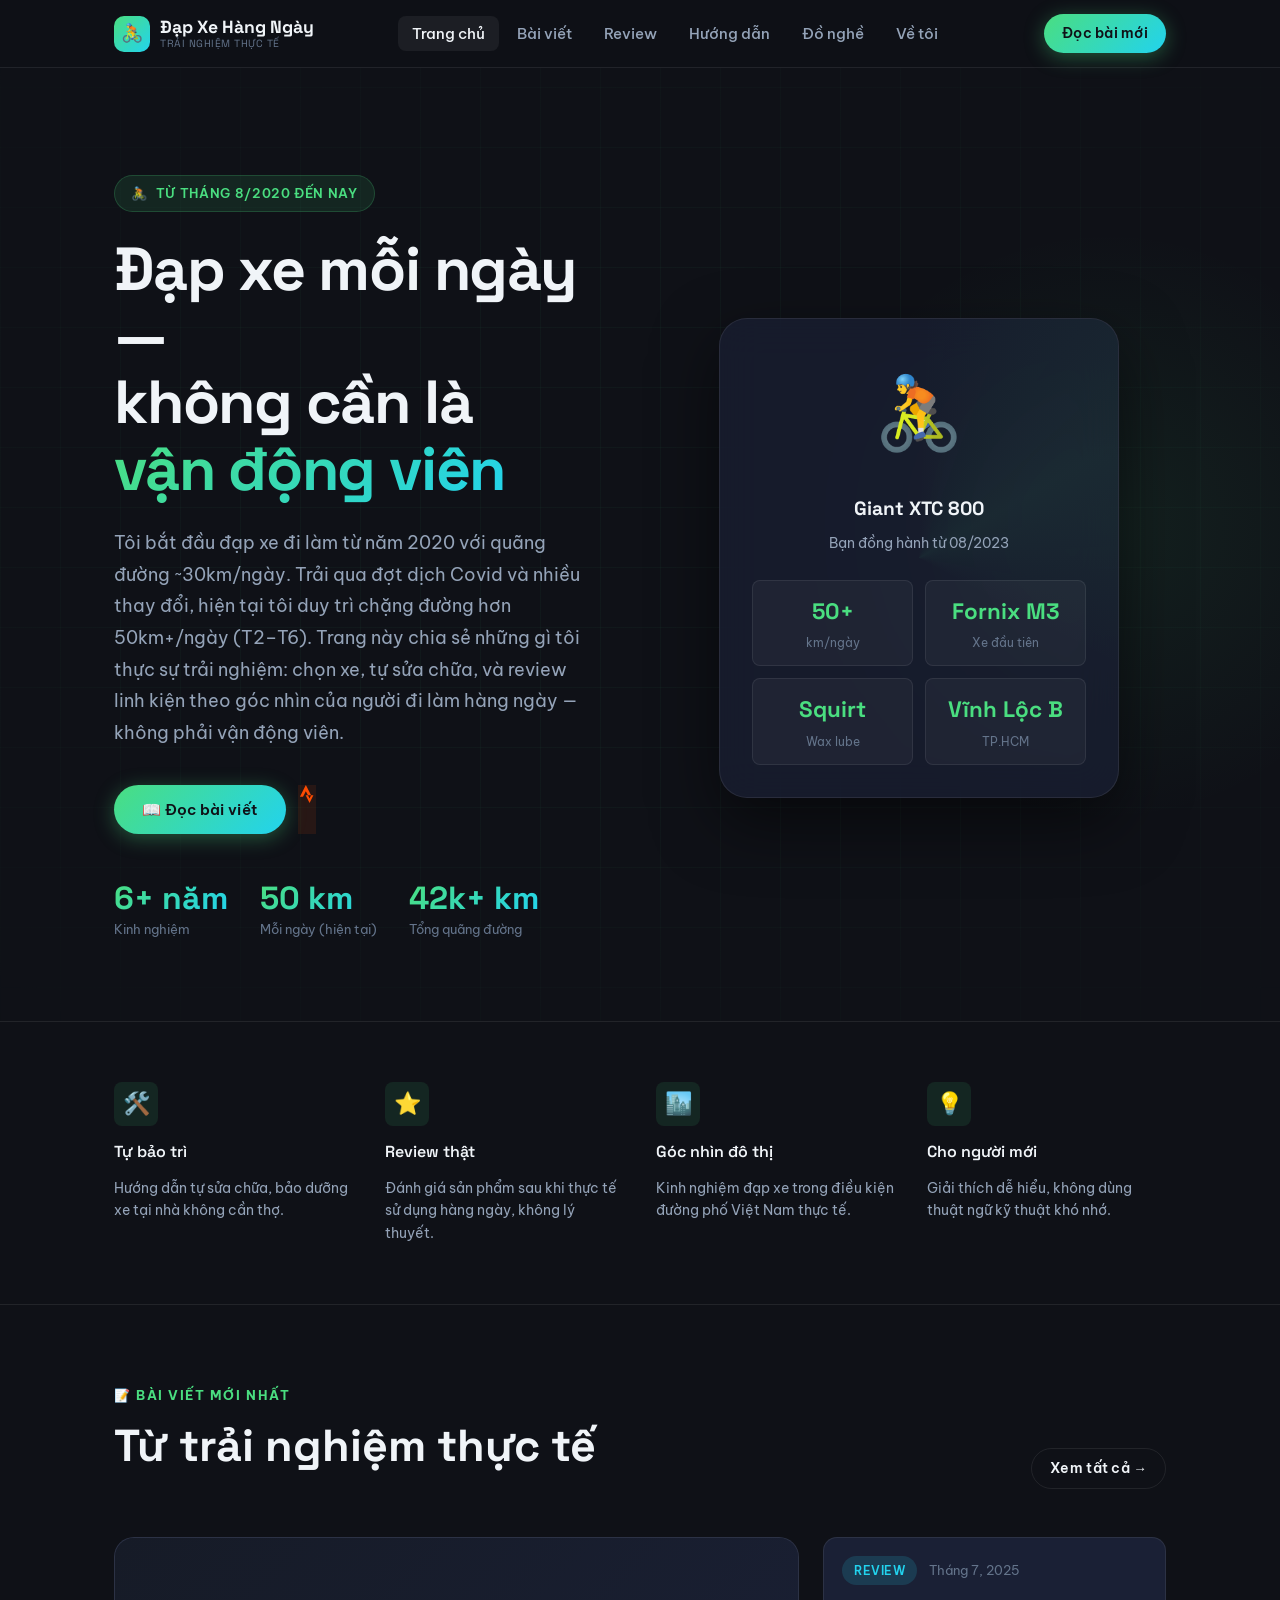
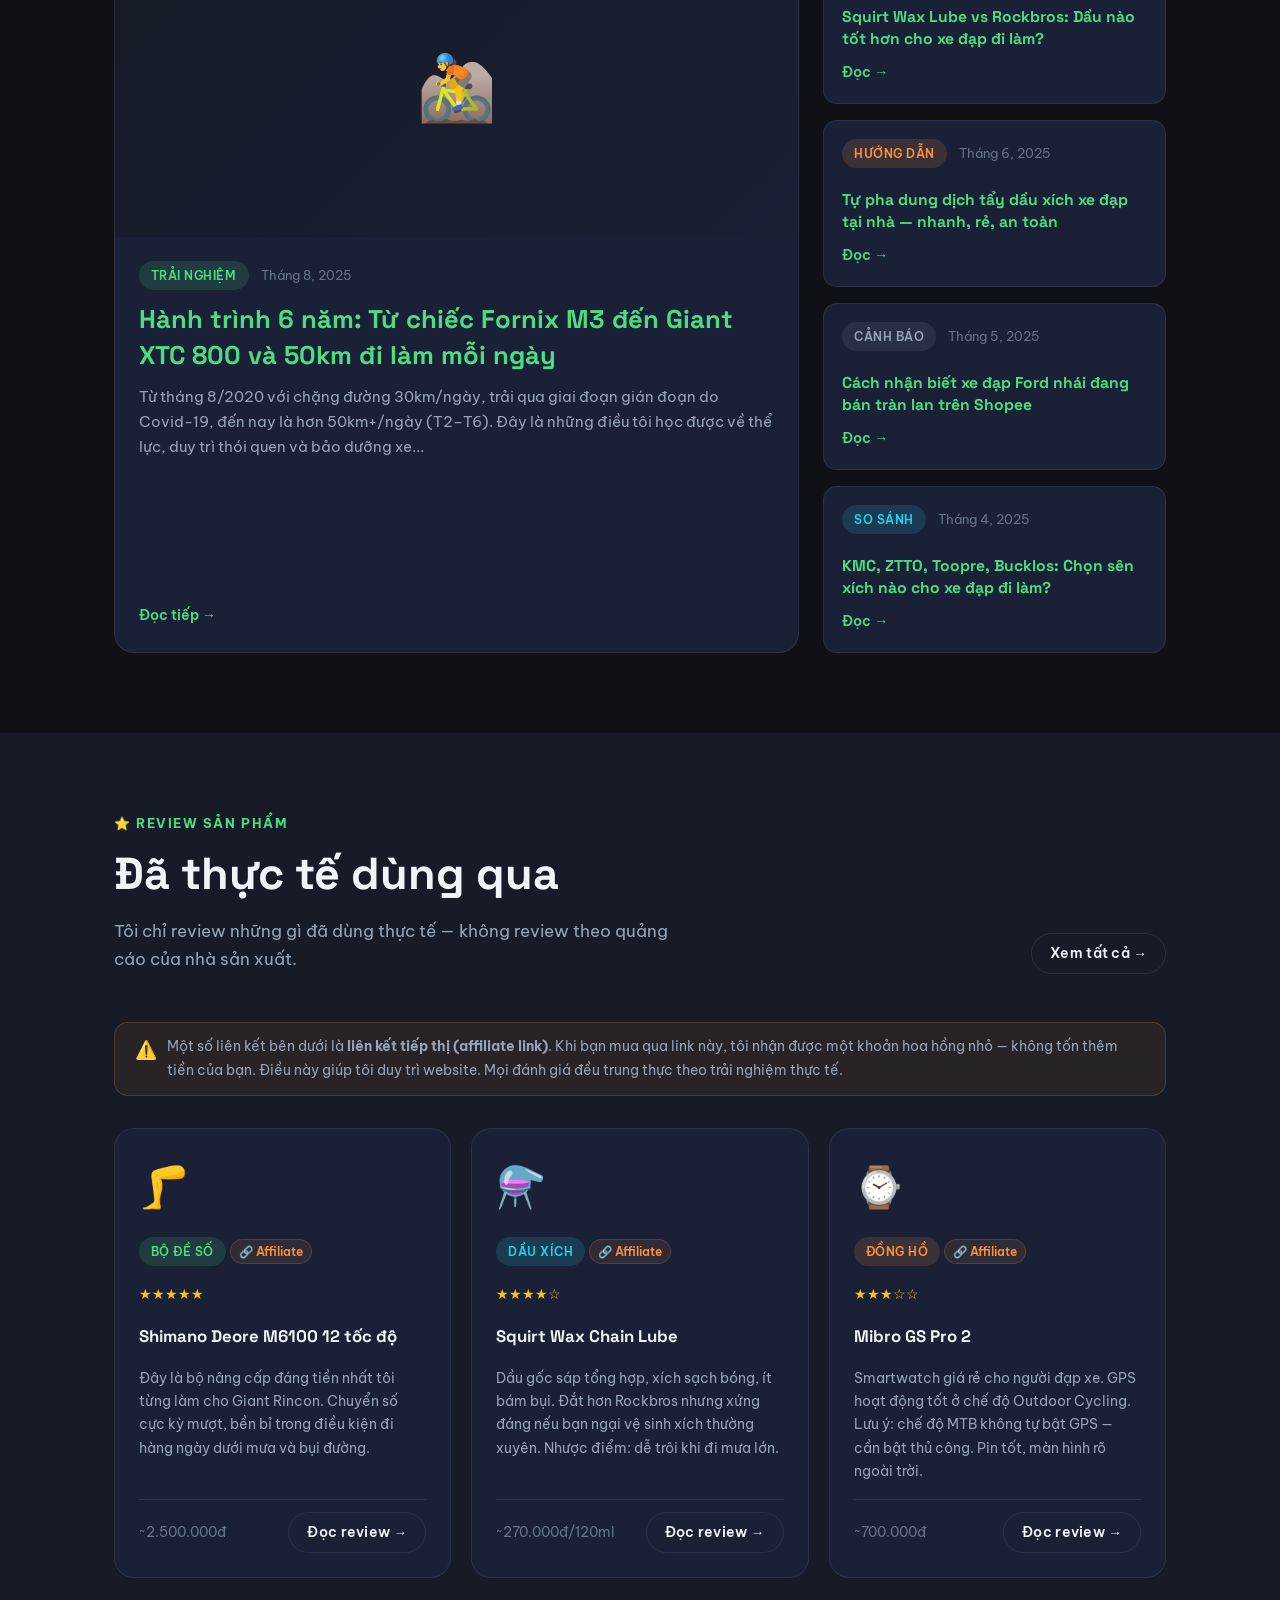
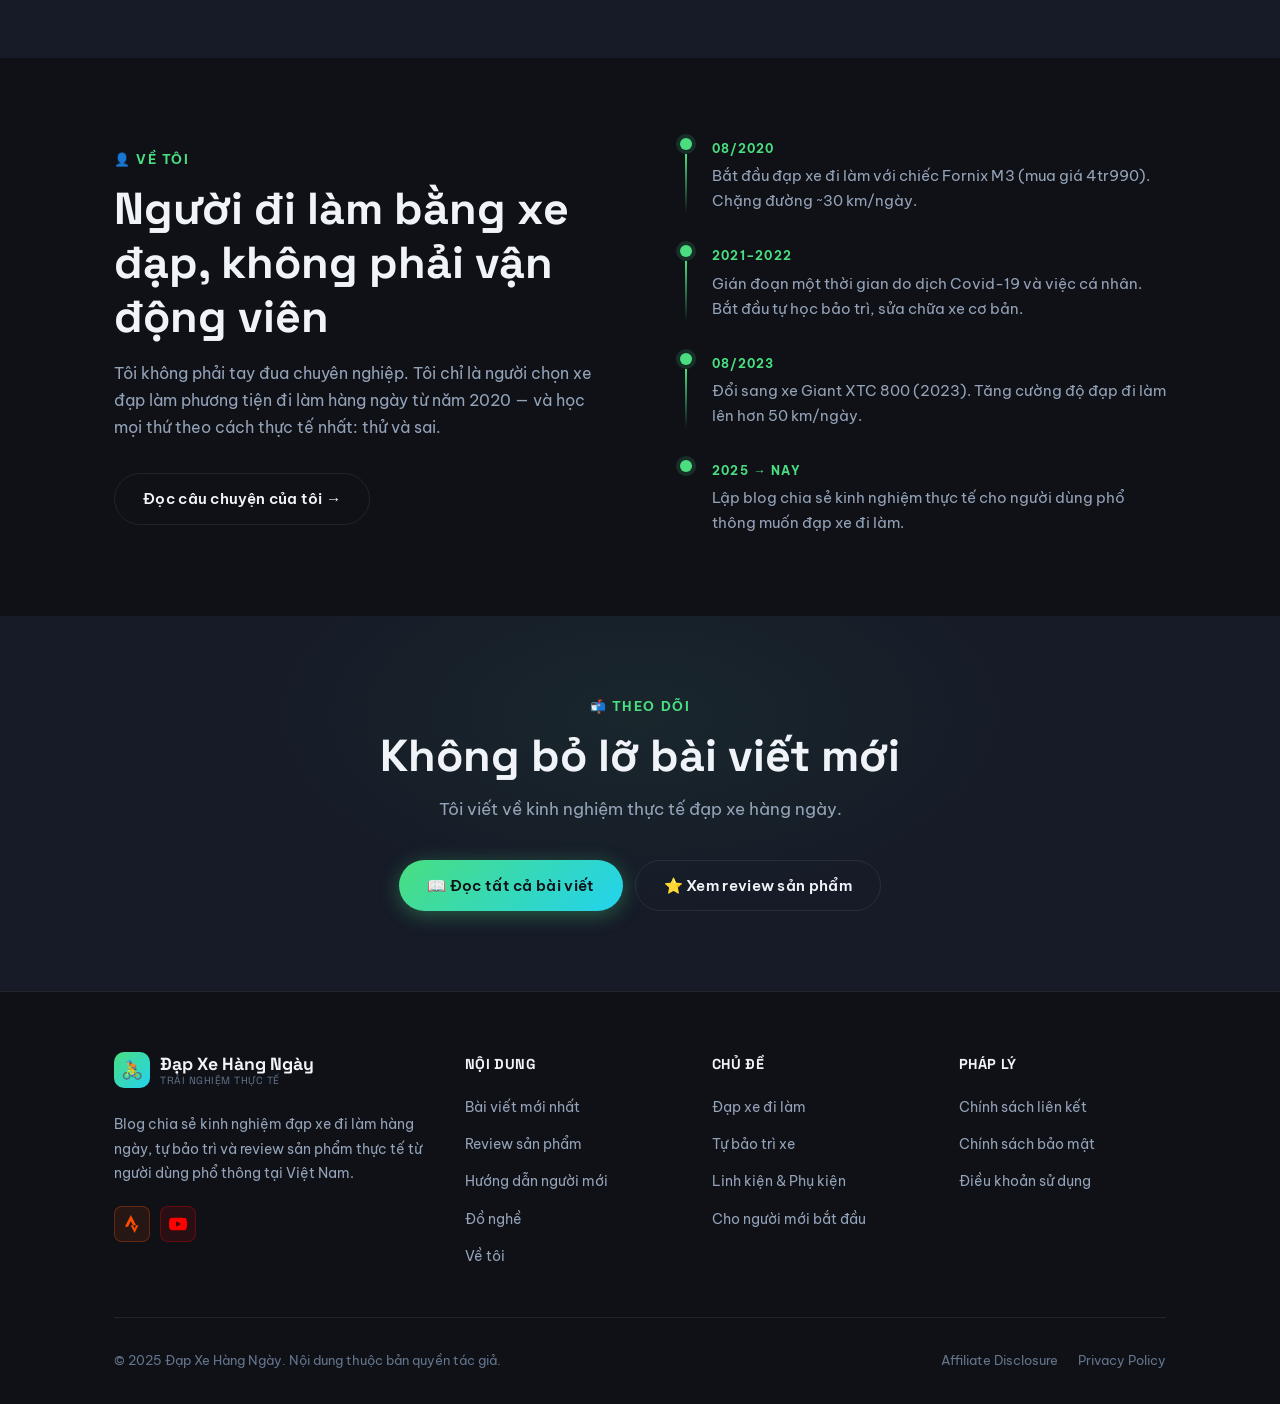
<file: index.html>
﻿﻿<!DOCTYPE html>
<html lang="vi">

<head>
  <meta charset="UTF-8" />
  <meta name="viewport" content="width=device-width, initial-scale=1.0" />
  <title>Đạp Xe Hàng Ngày – Trải nghiệm thực tế từ người đi làm bằng xe đạp</title>
  <meta name="description"
    content="Blog chia sẻ kinh nghiệm đạp xe đi làm 50km+/ngày (T2–T6), tự bảo trì xe, review linh kiện và phụ kiện xe đạp dành cho người dùng phổ thông tại Việt Nam." />
  <meta name="keywords"
    content="đạp xe đi làm, xe đạp hàng ngày, review xe đạp, bảo trì xe đạp, Giant Rincon, commuter cycling" />
  <meta property="og:title" content="Đạp Xe Hàng Ngày" />
  <meta property="og:description"
    content="Kinh nghiệm thực tế đạp xe đi làm mỗi ngày — không phải vận động viên, chỉ là người yêu xe đạp." />
  <meta property="og:type" content="website" />
  <link rel="icon"
    href="data:image/svg+xml,<svg xmlns='http://www.w3.org/2000/svg' viewBox='0 0 100 100'><text y='.9em' font-size='90'>🚴</text></svg>" />
  <link rel="stylesheet" href="css/style.css" />
</head>

<body>

  <!-- ========== NAVBAR ========== -->
  <nav class="navbar" role="navigation" aria-label="Menu chính">
    <div class="container nav-inner">
      <a href="index.html" class="nav-logo" aria-label="Về trang chủ Đạp Xe Hàng Ngày">
        <div class="nav-logo-icon">🚴</div>
        <div class="nav-logo-text">
          Đạp Xe Hàng Ngày
          <span class="nav-logo-sub">Trải nghiệm thực tế</span>
        </div>
      </a>

      <ul class="nav-links" role="list">
        <li><a href="index.html" class="active">Trang chủ</a></li>
        <li><a href="blog.html">Bài viết</a></li>
        <li><a href="reviews.html">Review</a></li>
        <li><a href="guides.html">Hướng dẫn</a></li>
        <li><a href="gear.html">Đồ nghề</a></li>
        <li><a href="about.html">Về tôi</a></li>
      </ul>

      <a href="blog.html" class="btn btn-primary btn-sm nav-cta">Đọc bài mới</a>

      <button class="nav-toggle" id="navToggle" aria-label="Mở menu" aria-expanded="false">
        <span></span><span></span><span></span>
      </button>
    </div>
  </nav>

  <nav class="mobile-menu" id="mobileMenu" aria-label="Menu di động">
    <a href="index.html">🏠 Trang chủ</a>
    <a href="blog.html">📝 Bài viết</a>
    <a href="reviews.html">⭐ Review sản phẩm</a>
    <a href="guides.html">📚 Hướng dẫn</a>
    <a href="about.html">👤 Về tôi</a>
    <a href="legal/disclosure.html">⚖️ Chính sách liên kết</a>
  </nav>

  <!-- ========== HERO ========== -->
  <section class="hero" id="hero">
    <div class="container">
      <div class="hero-content">
        <!-- Left: Text -->
        <div class="hero-text">
          <div class="hero-eyebrow">
            <span>🚴</span> Từ tháng 8/2020 đến nay
          </div>

          <h1 class="hero-title">
            Đạp xe mỗi ngày —<br />
            không cần là<br />
            <span class="highlight">vận động viên</span>
          </h1>

          <p class="hero-desc">
            Tôi bắt đầu đạp xe đi làm từ năm 2020 với quãng đường ~30km/ngày. Trải qua đợt dịch Covid và nhiều thay đổi,
            hiện tại tôi duy trì chặng đường hơn 50km+/ngày (T2–T6). Trang này chia sẻ những gì tôi thực sự trải nghiệm:
            chọn xe,
            tự sửa chữa, và review linh kiện theo góc nhìn của người đi làm hàng ngày — không phải vận động viên.
          </p>

          <div class="hero-cta">
            <a href="blog.html" class="btn btn-primary" id="hero-read-btn">
              📖 Đọc bài viết
            </a>
            <a href="https://strava.app.link/f4afHtrCl5b" target="_blank" rel="noopener noreferrer" aria-label="Strava" title="Strava" style="color:#fc4c02; border-color:rgba(252,76,2,0.3); background:rgba(252,76,2,0.1);"><svg width="18" height="18" viewBox="0 0 24 24" fill="currentColor"><path d="M15.387 17.944l-2.089-4.116h-3.065L15.387 24l5.15-10.172h-3.066m-7.008-5.599l2.836 5.598h4.172L10.463 0l-7.92 15.602h4.172"/></svg></a>
          </div>

          <div class="hero-stats">
            <div class="hero-stat-item">
              <span class="hero-stat-number" data-target-years data-target="6" data-suffix="+ năm">0</span>
              <span class="hero-stat-label">Kinh nghiệm</span>
            </div>
            <div class="hero-stat-item">
              <span class="hero-stat-number" data-target="50" data-suffix=" km">0</span>
              <span class="hero-stat-label">Mỗi ngày (hiện tại)</span>
            </div>
            <div class="hero-stat-item">
              <span class="hero-stat-number" data-target="42" data-suffix="k+ km">0</span>
              <span class="hero-stat-label">Tổng quãng đường</span>
            </div>
          </div>
        </div>

        <!-- Right: Visual Card -->
        <div class="hero-visual">
          <div class="hero-bike-card">
            <div class="bike-card-inner">
              <div class="bike-emoji">🚴</div>
              <div class="bike-card-title">Giant XTC 800</div>
              <div class="bike-card-sub">Bạn đồng hành từ 08/2023</div>

              <div class="bike-card-stats">
                <div class="bike-mini-stat">
                  <div class="bike-mini-stat-val">50+</div>
                  <div class="bike-mini-stat-label">km/ngày</div>
                </div>
                <div class="bike-mini-stat">
                  <div class="bike-mini-stat-val">Fornix M3</div>
                  <div class="bike-mini-stat-label">Xe đầu tiên</div>
                </div>
                <div class="bike-mini-stat">
                  <div class="bike-mini-stat-val">Squirt</div>
                  <div class="bike-mini-stat-label">Wax lube</div>
                </div>
                <div class="bike-mini-stat">
                  <div class="bike-mini-stat-val">Vĩnh Lộc B</div>
                  <div class="bike-mini-stat-label">TP.HCM</div>
                </div>
              </div>
            </div>
          </div>
        </div>
      </div>
    </div>
  </section>

  <!-- ========== FEATURES STRIP ========== -->
  <section class="features-strip">
    <div class="container">
      <div class="features-grid">
        <div class="feature-item reveal">
          <div class="feature-icon">🛠️</div>
          <div class="feature-title">Tự bảo trì</div>
          <div class="feature-desc">Hướng dẫn tự sửa chữa, bảo dưỡng xe tại nhà không cần thợ.</div>
        </div>
        <div class="feature-item reveal">
          <div class="feature-icon">⭐</div>
          <div class="feature-title">Review thật</div>
          <div class="feature-desc">Đánh giá sản phẩm sau khi thực tế sử dụng hàng ngày, không lý thuyết.</div>
        </div>
        <div class="feature-item reveal">
          <div class="feature-icon">🏙️</div>
          <div class="feature-title">Góc nhìn đô thị</div>
          <div class="feature-desc">Kinh nghiệm đạp xe trong điều kiện đường phố Việt Nam thực tế.</div>
        </div>
        <div class="feature-item reveal">
          <div class="feature-icon">💡</div>
          <div class="feature-title">Cho người mới</div>
          <div class="feature-desc">Giải thích dễ hiểu, không dùng thuật ngữ kỹ thuật khó nhớ.</div>
        </div>
      </div>
    </div>
  </section>

  <!-- ========== LATEST POSTS ========== -->
  <section class="posts-section" id="bai-viet">
    <div class="container">
      <div class="section-header">
        <div>
          <div class="section-label">📝 Bài viết mới nhất</div>
          <h2 class="section-title">Từ trải nghiệm thực tế</h2>
        </div>
        <a href="blog.html" class="btn btn-outline btn-sm">Xem tất cả →</a>
      </div>

      <div class="posts-grid">
        <!-- Featured post -->
        <article class="post-card featured reveal">
          <div class="post-card-thumb">
            <div class="post-card-thumb-placeholder">🚵</div>
          </div>
          <div class="post-card-body">
            <div class="post-meta">
              <span class="tag tag-green">Trải nghiệm</span>
              <span class="post-date">Tháng 8, 2025</span>
            </div>
            <h3 class="post-title">
              <a href="posts/5-nam-dap-xe-di-lam.html">Hành trình <span data-cycling-years>6</span> năm: Từ chiếc Fornix
                M3 đến Giant XTC 800 và 50km đi
                làm mỗi ngày</a>
            </h3>
            <p class="post-excerpt">
              Từ tháng 8/2020 với chặng đường 30km/ngày, trải qua giai đoạn gián đoạn do Covid-19, đến nay là hơn
              50km+/ngày (T2–T6). Đây là những điều tôi học được về thể lực, duy trì thói quen và bảo dưỡng xe...
            </p>
            <a href="posts/5-nam-dap-xe-di-lam.html" class="post-read-more">Đọc tiếp →</a>
          </div>
        </article>

        <!-- Sidebar posts -->
        <div class="posts-sidebar">
          <article class="post-card-mini reveal">
            <div class="post-meta">
              <span class="tag tag-cyan">Review</span>
              <span class="post-date">Tháng 7, 2025</span>
            </div>
            <h3 class="post-title">
              <a href="posts/squirt-vs-rockbros-lube.html">Squirt Wax Lube vs Rockbros: Dầu nào tốt hơn cho xe đạp đi
                làm?</a>
            </h3>
            <a href="posts/squirt-vs-rockbros-lube.html" class="post-read-more">Đọc →</a>
          </article>

          <article class="post-card-mini reveal">
            <div class="post-meta">
              <span class="tag tag-orange">Hướng dẫn</span>
              <span class="post-date">Tháng 6, 2025</span>
            </div>
            <h3 class="post-title">
              <a href="posts/tu-pha-degreaser.html">Tự pha dung dịch tẩy dầu xích xe đạp tại nhà — nhanh, rẻ, an
                toàn</a>
            </h3>
            <a href="posts/tu-pha-degreaser.html" class="post-read-more">Đọc →</a>
          </article>

          <article class="post-card-mini reveal">
            <div class="post-meta">
              <span class="tag tag-gray">Cảnh báo</span>
              <span class="post-date">Tháng 5, 2025</span>
            </div>
            <h3 class="post-title">
              <a href="posts/xe-ford-nhai-shopee.html">Cách nhận biết xe đạp Ford nhái đang bán tràn lan trên Shopee</a>
            </h3>
            <a href="posts/xe-ford-nhai-shopee.html" class="post-read-more">Đọc →</a>
          </article>

          <article class="post-card-mini reveal">
            <div class="post-meta">
              <span class="tag tag-cyan">So sánh</span>
              <span class="post-date">Tháng 4, 2025</span>
            </div>
            <h3 class="post-title">
              <a href="posts/sen-xich-kmc-vs-ztto.html">KMC, ZTTO, Toopre, Bucklos: Chọn sên xích nào cho xe đạp đi
                làm?</a>
            </h3>
            <a href="posts/sen-xich-kmc-vs-ztto.html" class="post-read-more">Đọc →</a>
          </article>
        </div>
      </div>
    </div>
  </section>

  <!-- ========== REVIEWS SECTION ========== -->
  <section class="reviews-section" id="review">
    <div class="container">
      <div class="section-header reveal">
        <div>
          <div class="section-label">⭐ Review sản phẩm</div>
          <h2 class="section-title">Đã thực tế dùng qua</h2>
          <p class="section-subtitle">Tôi chỉ review những gì đã dùng thực tế — không review theo quảng cáo của nhà sản
            xuất.</p>
        </div>
        <a href="reviews.html" class="btn btn-outline btn-sm">Xem tất cả →</a>
      </div>

      <!-- Affiliate disclaimer -->
      <div class="affiliate-banner reveal">
        <span class="affiliate-banner-icon">⚠️</span>
        <span>Một số liên kết bên dưới là <strong>liên kết tiếp thị (affiliate link)</strong>. Khi bạn mua qua link này,
          tôi nhận được một khoản hoa hồng nhỏ — không tốn thêm tiền của bạn. Điều này giúp tôi duy trì website. Mọi
          đánh giá đều trung thực theo trải nghiệm thực tế.</span>
      </div>

      <div class="reviews-grid">
        <div class="review-card reveal">
          <div class="review-icon">🦵</div>
          <div>
            <span class="tag tag-green">Bộ đề số</span>
            <span class="affiliate-chip">🔗 Affiliate</span>
          </div>
          <div class="review-rating">★★★★★</div>
          <div class="review-title">Shimano Deore M6100 12 tốc độ</div>
          <div class="review-desc">Đây là bộ nâng cấp đáng tiền nhất tôi từng làm cho Giant Rincon. Chuyển số cực kỳ
            mượt, bền bỉ trong điều kiện đi hàng ngày dưới mưa và bụi đường.</div>
          <div class="review-price-row">
            <span class="review-price">~2.500.000đ</span>
            <a href="reviews.html#deore-m6100" class="btn btn-sm btn-outline">Đọc review →</a>
          </div>
        </div>

        <div class="review-card reveal">
          <div class="review-icon">⚗️</div>
          <div>
            <span class="tag tag-cyan">Dầu xích</span>
            <span class="affiliate-chip">🔗 Affiliate</span>
          </div>
          <div class="review-rating">★★★★☆</div>
          <div class="review-title">Squirt Wax Chain Lube</div>
          <div class="review-desc">Dầu gốc sáp tổng hợp, xích sạch bóng, ít bám bụi. Đắt hơn Rockbros nhưng xứng đáng
            nếu bạn ngại vệ sinh xích thường xuyên. Nhược điểm: dễ trôi khi đi mưa lớn.</div>
          <div class="review-price-row">
            <span class="review-price">~270.000đ/120ml</span>
            <a href="posts/squirt-vs-rockbros-lube.html" class="btn btn-sm btn-outline">Đọc review →</a>
          </div>
        </div>

        <div class="review-card reveal">
          <div class="review-icon">⌚</div>
          <div>
            <span class="tag tag-orange">Đồng hồ</span>
            <span class="affiliate-chip">🔗 Affiliate</span>
          </div>
          <div class="review-rating">★★★☆☆</div>
          <div class="review-title">Mibro GS Pro 2</div>
          <div class="review-desc">Smartwatch giá rẻ cho người đạp xe. GPS hoạt động tốt ở chế độ Outdoor Cycling. Lưu
            ý: chế độ MTB không tự bật GPS — cần bật thủ công. Pin tốt, màn hình rõ ngoài trời.</div>
          <div class="review-price-row">
            <span class="review-price">~700.000đ</span>
            <a href="reviews.html#mibro-gs-pro-2" class="btn btn-sm btn-outline">Đọc review →</a>
          </div>
        </div>
      </div>
    </div>
  </section>

  <!-- ========== ABOUT PREVIEW ========== -->
  <section class="about-section" id="ve-toi">
    <div class="container">
      <div class="about-grid">
        <div class="reveal">
          <div class="section-label">👤 Về tôi</div>
          <h2 class="section-title">Người đi làm bằng xe đạp, không phải vận động viên</h2>
          <p style="color: var(--text-secondary); margin-bottom: 32px;">Tôi không phải tay đua chuyên nghiệp. Tôi chỉ là
            người chọn xe đạp làm phương tiện đi làm hàng ngày từ năm 2020 — và học mọi thứ theo cách thực tế nhất: thử
            và sai.</p>
          <a href="about.html" class="btn btn-outline">Đọc câu chuyện của tôi →</a>
        </div>

        <div class="about-timeline reveal">
          <div class="timeline-item">
            <div class="timeline-line">
              <div class="timeline-dot"></div>
              <div class="timeline-connector"></div>
            </div>
            <div class="timeline-content">
              <div class="timeline-year">08/2020</div>
              <div class="timeline-text">Bắt đầu đạp xe đi làm với chiếc Fornix M3 (mua giá 4tr990). Chặng đường ~30
                km/ngày.</div>
            </div>
          </div>

          <div class="timeline-item">
            <div class="timeline-line">
              <div class="timeline-dot"></div>
              <div class="timeline-connector"></div>
            </div>
            <div class="timeline-content">
              <div class="timeline-year">2021–2022</div>
              <div class="timeline-text">Gián đoạn một thời gian do dịch Covid-19 và việc cá nhân. Bắt đầu tự học bảo
                trì, sửa chữa xe cơ bản.</div>
            </div>
          </div>

          <div class="timeline-item">
            <div class="timeline-line">
              <div class="timeline-dot"></div>
              <div class="timeline-connector"></div>
            </div>
            <div class="timeline-content">
              <div class="timeline-year">08/2023</div>
              <div class="timeline-text">Đổi sang xe Giant XTC 800 (2023). Tăng cường độ đạp đi làm lên hơn 50 km/ngày.
              </div>
            </div>
          </div>

          <div class="timeline-item">
            <div class="timeline-line">
              <div class="timeline-dot"></div>
            </div>
            <div class="timeline-content">
              <div class="timeline-year">2025 → Nay</div>
              <div class="timeline-text">Lập blog chia sẻ kinh nghiệm thực tế cho người dùng phổ thông muốn đạp xe đi
                làm.</div>
            </div>
          </div>
        </div>
      </div>
    </div>
  </section>

  <!-- ========== CTA / NEWSLETTER ========== -->
  <section class="cta-section">
    <div class="container">
      <div class="cta-inner reveal">
        <div class="section-label">📬 Theo dõi</div>
        <h2 class="section-title">Không bỏ lỡ bài viết mới</h2>
        <p class="section-subtitle">Tôi viết về kinh nghiệm thực tế đạp xe hàng ngày.
        </p>
        <div style="margin-top: 32px; display: flex; gap: 12px; justify-content: center; flex-wrap: wrap;">
          <a href="blog.html" class="btn btn-primary" id="cta-blog-btn">📖 Đọc tất cả bài viết</a>
          <a href="reviews.html" class="btn btn-outline" id="cta-reviews-btn">⭐ Xem review sản phẩm</a>
        </div>
      </div>
    </div>
  </section>

  <!-- ========== FOOTER ========== -->
  <footer class="footer">
    <div class="container">
      <div class="footer-grid">
        <!-- Brand -->
        <div>
          <a href="index.html" class="nav-logo" style="margin-bottom: 12px; display: inline-flex;">
            <div class="nav-logo-icon">🚴</div>
            <div class="nav-logo-text">
              Đạp Xe Hàng Ngày
              <span class="nav-logo-sub">Trải nghiệm thực tế</span>
            </div>
          </a>
          <p class="footer-brand-desc">Blog chia sẻ kinh nghiệm đạp xe đi làm hàng ngày, tự bảo trì và review sản phẩm
            thực tế từ người dùng phổ thông tại Việt Nam.</p>
          <div class="footer-social">
            <a href="https://strava.app.link/f4afHtrCl5b" target="_blank" rel="noopener noreferrer" aria-label="Strava" title="Strava" style="color:#fc4c02; border-color:rgba(252,76,2,0.3); background:rgba(252,76,2,0.1);"><svg width="18" height="18" viewBox="0 0 24 24" fill="currentColor"><path d="M15.387 17.944l-2.089-4.116h-3.065L15.387 24l5.15-10.172h-3.066m-7.008-5.599l2.836 5.598h4.172L10.463 0l-7.92 15.602h4.172"/></svg></a>
            <a href="https://www.youtube.com/channel/UCYVFktTWsTMPL3I8nPLs-sw" target="_blank" rel="noopener noreferrer" aria-label="YouTube" title="YouTube" style="color:#FF0000; border-color:rgba(255,0,0,0.3); background:rgba(255,0,0,0.1);"><svg width="18" height="18" viewBox="0 0 24 24" fill="currentColor"><path d="M23.498 6.186a3.016 3.016 0 0 0-2.122-2.136C19.505 3.545 12 3.545 12 3.545s-7.505 0-9.377.505A3.017 3.017 0 0 0 .502 6.186C0 8.07 0 12 0 12s0 3.93.502 5.814a3.016 3.016 0 0 0 2.122 2.136c1.871.505 9.376.505 9.376.505s7.505 0 9.377-.505a3.015 3.015 0 0 0 2.122-2.136C24 15.93 24 12 24 12s0-3.93-.502-5.814zM9.545 15.568V8.432L15.818 12l-6.273 3.568z"/></svg></a>
          </div>
        </div>

        <!-- Navigation -->
        <div>
          <div class="footer-col-title">Nội dung</div>
          <ul class="footer-links">
            <li><a href="blog.html">Bài viết mới nhất</a></li>
            <li><a href="reviews.html">Review sản phẩm</a></li>
            <li><a href="guides.html">Hướng dẫn người mới</a></li>
            <li><a href="gear.html">Đồ nghề</a></li>
            <li><a href="about.html">Về tôi</a></li>
          </ul>
        </div>

        <!-- Topics -->
        <div>
          <div class="footer-col-title">Chủ đề</div>
          <ul class="footer-links">
            <li><a href="blog.html#di-lam">Đạp xe đi làm</a></li>
            <li><a href="blog.html#bao-tri">Tự bảo trì xe</a></li>
            <li><a href="blog.html#linh-kien">Linh kiện & Phụ kiện</a></li>
            <li><a href="blog.html#cho-nguoi-moi">Cho người mới bắt đầu</a></li>
          </ul>
        </div>

        <!-- Legal -->
        <div>
          <div class="footer-col-title">Pháp lý</div>
          <ul class="footer-links">
            <li><a href="legal/disclosure.html">Chính sách liên kết</a></li>
            <li><a href="legal/privacy-policy.html">Chính sách bảo mật</a></li>
            <li><a href="legal/terms.html">Điều khoản sử dụng</a></li>
          </ul>
        </div>
      </div>

      <div class="footer-bottom">
        <p class="footer-copy">© 2025 Đạp Xe Hàng Ngày. Nội dung thuộc bản quyền tác giả.</p>
        <div class="footer-legal">
          <a href="legal/disclosure.html">Affiliate Disclosure</a>
          <a href="legal/privacy-policy.html">Privacy Policy</a>
        </div>
      </div>
    </div>
  </footer>

  <!-- Back to top -->
  <button id="backToTop" aria-label="Về đầu trang"
    style="position:fixed;bottom:24px;right:24px;width:44px;height:44px;border-radius:50%;background:var(--accent-primary);color:#0f1117;border:none;font-size:20px;cursor:pointer;opacity:0;transition:opacity 0.3s;z-index:999;display:flex;align-items:center;justify-content:center;">↑</button>

  <script src="js/main.js"></script>
</body>

</html>
</file>
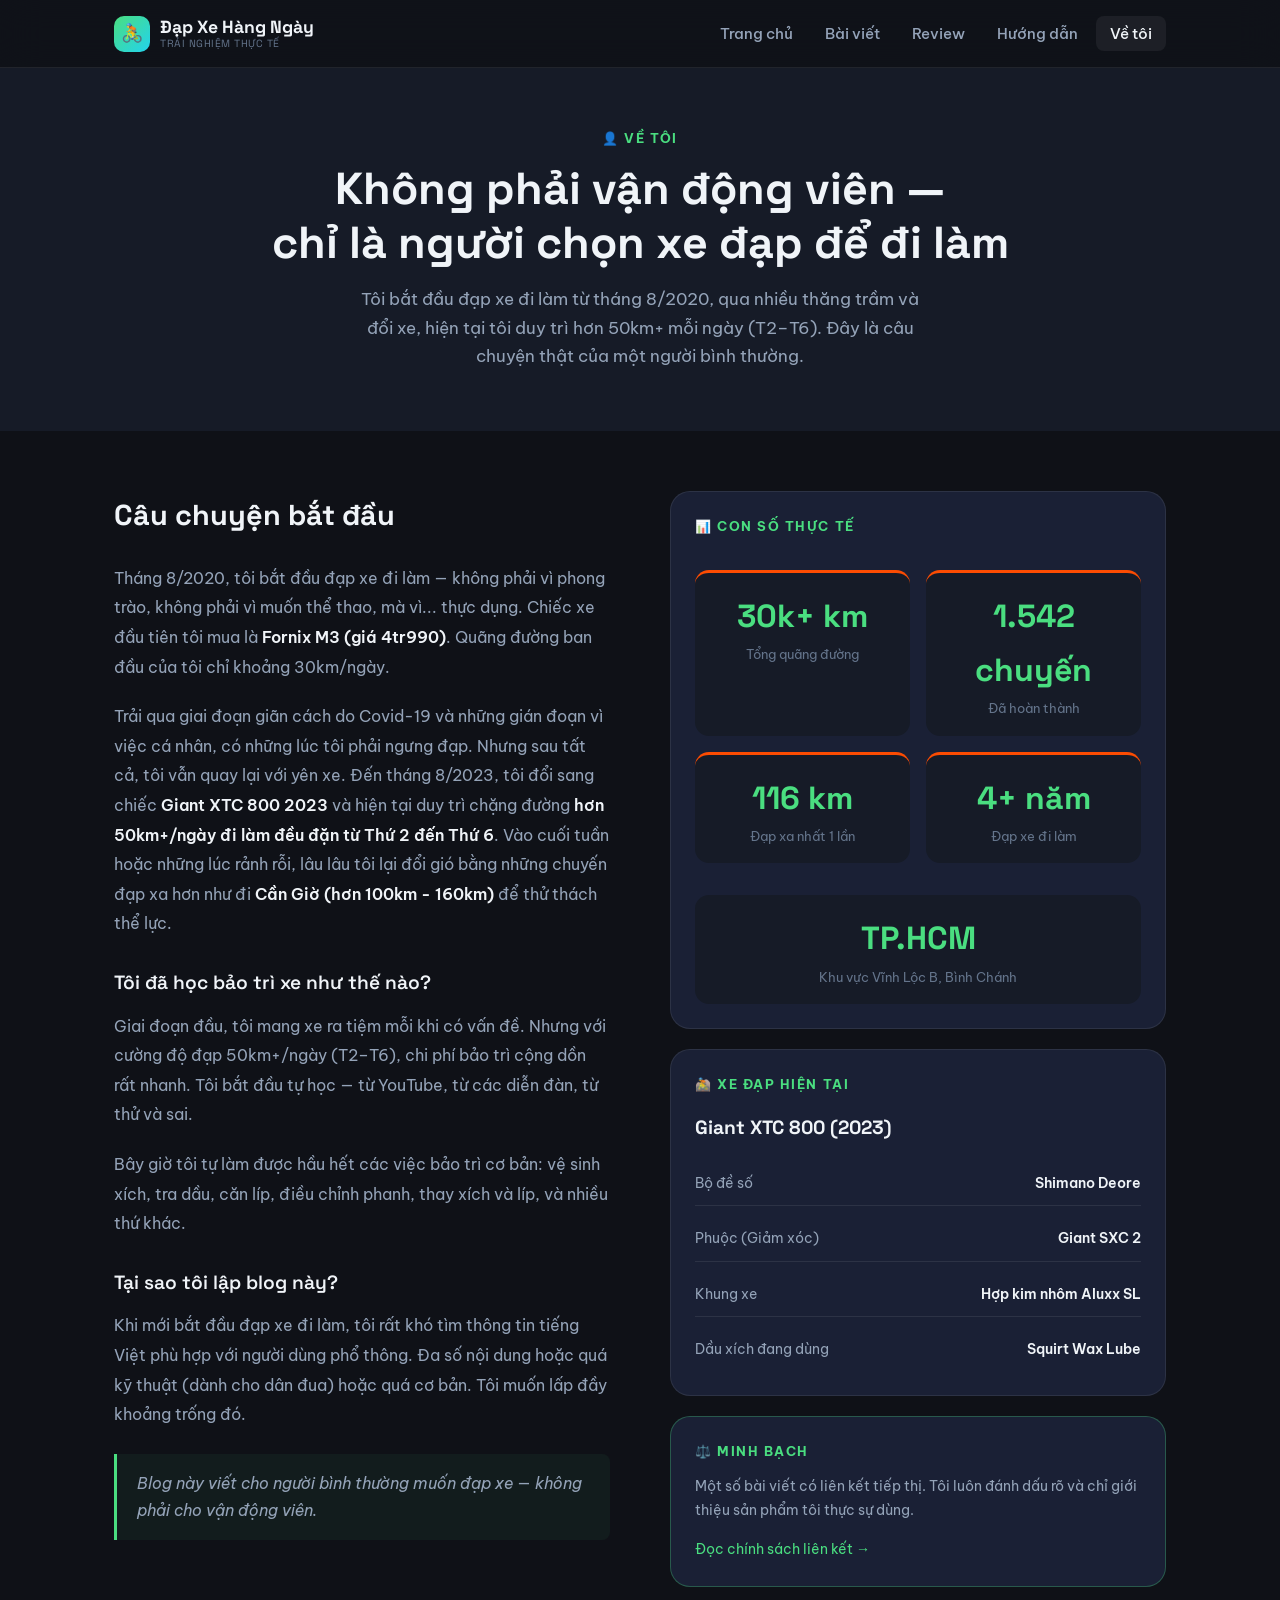
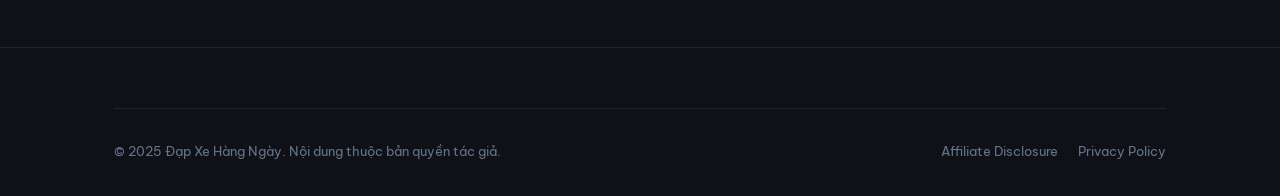
<file: about.html>
<!DOCTYPE html>
<html lang="vi">

<head>
  <meta charset="UTF-8" />
  <meta name="viewport" content="width=device-width, initial-scale=1.0" />
  <title>Về tôi – Người đạp xe đi làm hơn <span data-cycling-years>6</span> năm | Đạp Xe Hàng Ngày</title>
  <meta name="description"
    content="Câu chuyện của tôi: đạp xe đi làm 50km+/ngày (T2–T6) từ tháng 8/2020, tự bảo trì xe, và tại sao tôi lập blog này." />
  <link rel="icon"
    href="data:image/svg+xml,<svg xmlns='http://www.w3.org/2000/svg' viewBox='0 0 100 100'><text y='.9em' font-size='90'>🚴</text></svg>" />
  <link rel="stylesheet" href="css/style.css" />
</head>

<body>
  <nav class="navbar">
    <div class="container nav-inner">
      <a href="index.html" class="nav-logo">
        <div class="nav-logo-icon">🚴</div>
        <div class="nav-logo-text">Đạp Xe Hàng Ngày<span class="nav-logo-sub">Trải nghiệm thực tế</span></div>
      </a>
      <ul class="nav-links">
        <li><a href="index.html">Trang chủ</a></li>
        <li><a href="blog.html">Bài viết</a></li>
        <li><a href="reviews.html">Review</a></li>
        <li><a href="guides.html">Hướng dẫn</a></li>
        <li><a href="about.html" class="active">Về tôi</a></li>
      </ul>
      <button class="nav-toggle" id="navToggle" aria-label="Mở menu"
        aria-expanded="false"><span></span><span></span><span></span></button>
    </div>
  </nav>
  <nav class="mobile-menu" id="mobileMenu">
    <a href="index.html">🏠 Trang chủ</a>
    <a href="blog.html">📝 Bài viết</a>
    <a href="reviews.html">⭐ Review</a>
    <a href="guides.html">📚 Hướng dẫn</a>
    <a href="about.html">👤 Về tôi</a>
  </nav>

  <main>
    <!-- Page Hero -->
    <section class="page-hero" style="background:var(--bg-secondary);">
      <div class="container">
        <div class="section-label">👤 Về tôi</div>
        <h1 class="section-title">Không phải vận động viên —<br />chỉ là người chọn xe đạp để đi làm</h1>
        <p class="section-subtitle" style="margin:0 auto;">Tôi bắt đầu đạp xe đi làm từ tháng 8/2020, qua nhiều thăng
          trầm và đổi xe, hiện tại tôi duy trì hơn 50km+ mỗi ngày (T2–T6). Đây là câu chuyện thật của một người bình thường.</p>
      </div>
    </section>

    <div class="container" style="padding:60px 24px;">
      <div style="display:grid;grid-template-columns:1fr 1fr;gap:60px;align-items:start;">

        <!-- Story -->
        <div>
          <h2 style="font-family:var(--font-heading);font-size:1.8rem;font-weight:700;margin-bottom:24px;">Câu chuyện
            bắt đầu</h2>

          <div class="post-content" style="background:transparent;border:none;padding:0;">
            <p>Tháng 8/2020, tôi bắt đầu đạp xe đi làm — không phải vì phong trào, không phải vì muốn thể thao, mà vì...
              thực dụng. Chiếc xe đầu tiên tôi mua là <strong>Fornix M3 (giá 4tr990)</strong>. Quãng đường ban đầu của
              tôi chỉ khoảng 30km/ngày.</p>

            <p>Trải qua giai đoạn giãn cách do Covid-19 và những gián đoạn vì việc cá nhân, có những lúc tôi phải ngưng
              đạp. Nhưng sau tất cả, tôi vẫn quay lại với yên xe. Đến tháng 8/2023, tôi đổi sang chiếc <strong>Giant XTC 800 2023</strong> và hiện tại duy trì chặng đường <strong>hơn 50km+/ngày đi làm đều đặn từ Thứ 2 đến Thứ 6</strong>. Vào cuối tuần hoặc những lúc rảnh rỗi, lâu lâu tôi lại đổi gió bằng những chuyến đạp xa hơn như đi <strong>Cần Giờ (hơn 100km - 160km)</strong> để thử thách thể lực.</p>

            <h3>Tôi đã học bảo trì xe như thế nào?</h3>
            <p>Giai đoạn đầu, tôi mang xe ra tiệm mỗi khi có vấn đề. Nhưng với cường độ đạp 50km+/ngày (T2–T6), chi phí bảo trì
              cộng dồn rất nhanh. Tôi bắt đầu tự học — từ YouTube, từ các diễn đàn, từ thử và sai.</p>

            <p>Bây giờ tôi tự làm được hầu hết các việc bảo trì cơ bản: vệ sinh xích, tra dầu, căn líp, điều chỉnh
              phanh, thay xích và líp, và nhiều thứ khác.</p>

            <h3>Tại sao tôi lập blog này?</h3>
            <p>Khi mới bắt đầu đạp xe đi làm, tôi rất khó tìm thông tin tiếng Việt phù hợp với người dùng phổ thông. Đa
              số nội dung hoặc quá kỹ thuật (dành cho dân đua) hoặc quá cơ bản. Tôi muốn lấp đầy khoảng trống đó.</p>

            <blockquote>Blog này viết cho người bình thường muốn đạp xe — không phải cho vận động viên.</blockquote>
          </div>
        </div>

        <!-- Stats & Bike Specs -->
        <div style="display:flex;flex-direction:column;gap:20px;">

          <div class="card">
            <div class="card-body">
              <div class="section-label" style="margin-bottom:16px;">📊 Con số thực tế</div>
              <div
                style="display:grid;grid-template-columns:repeat(auto-fit, minmax(140px, 1fr));gap:16px;margin:32px 0;">
                <div
                  style="text-align:center;padding:16px;background:var(--bg-secondary);border-radius:var(--radius-md); border-top: 3px solid #fc4c02;">
                  <div
                    style="font-family:var(--font-heading);font-size:2rem;font-weight:800;color:var(--accent-primary);"
                    data-target="42" data-suffix="k+ km">0</div>
                  <div style="font-size:0.82rem;color:var(--text-muted);">Tổng quãng đường</div>
                </div>
                <div
                  style="text-align:center;padding:16px;background:var(--bg-secondary);border-radius:var(--radius-md); border-top: 3px solid #fc4c02;">
                  <div
                    style="font-family:var(--font-heading);font-size:2rem;font-weight:800;color:var(--accent-primary);"
                    data-target="2116" data-suffix=" chuyến">0</div>
                  <div style="font-size:0.82rem;color:var(--text-muted);">Đã hoàn thành</div>
                </div>
                <div
                  style="text-align:center;padding:16px;background:var(--bg-secondary);border-radius:var(--radius-md); border-top: 3px solid #fc4c02;">
                  <div
                    style="font-family:var(--font-heading);font-size:2rem;font-weight:800;color:var(--accent-primary);"
                    data-target="160" data-suffix=" km">0</div>
                  <div style="font-size:0.82rem;color:var(--text-muted);">Đạp xa nhất 1 lần</div>
                </div>
                <div
                  style="text-align:center;padding:16px;background:var(--bg-secondary);border-radius:var(--radius-md); border-top: 3px solid #fc4c02;">
                  <div
                    style="font-family:var(--font-heading);font-size:2rem;font-weight:800;color:var(--accent-primary);"
                    data-target-years data-target="6" data-suffix="+ năm">0</div>
                  <div style="font-size:0.82rem;color:var(--text-muted);">Đạp xe đi làm</div>
                </div>
              </div>
              <div
                style="text-align:center;padding:16px;background:var(--bg-secondary);border-radius:var(--radius-md);">
                <div
                  style="font-family:var(--font-heading);font-size:2rem;font-weight:800;color:var(--accent-primary);">
                  TP.HCM</div>
                <div style="font-size:0.82rem;color:var(--text-muted);">Khu vực Vĩnh Lộc B, Bình Chánh</div>
              </div>
            </div>
          </div>

          <div class="card">
            <div class="card-body">
              <div class="section-label" style="margin-bottom:16px;">🚵 Xe đạp hiện tại</div>
              <div style="font-family:var(--font-heading);font-size:1.2rem;font-weight:700;margin-bottom:16px;">Giant
                XTC 800 (2023)</div>
              <div style="display:flex;flex-direction:column;gap:10px;">
                <div
                  style="display:flex;justify-content:space-between;padding:10px 0;border-bottom:1px solid var(--border-color);font-size:0.9rem;">
                  <span style="color:var(--text-secondary);">Bộ đề số</span>
                  <span style="font-weight:600;">Shimano Deore</span>
                </div>
                <div
                  style="display:flex;justify-content:space-between;padding:10px 0;border-bottom:1px solid var(--border-color);font-size:0.9rem;">
                  <span style="color:var(--text-secondary);">Phuộc (Giảm xóc)</span>
                  <span style="font-weight:600;">Giant SXC 2</span>
                </div>
                <div
                  style="display:flex;justify-content:space-between;padding:10px 0;border-bottom:1px solid var(--border-color);font-size:0.9rem;">
                  <span style="color:var(--text-secondary);">Khung xe</span>
                  <span style="font-weight:600;">Hợp kim nhôm Aluxx SL</span>
                </div>
                <div style="display:flex;justify-content:space-between;padding:10px 0;font-size:0.9rem;">
                  <span style="color:var(--text-secondary);">Dầu xích đang dùng</span>
                  <span style="font-weight:600;">Squirt Wax Lube</span>
                </div>
              </div>
            </div>
          </div>

          <div class="card" style="border-color:var(--border-accent);">
            <div class="card-body">
              <div class="section-label" style="margin-bottom:12px;">⚖️ Minh bạch</div>
              <p style="font-size:0.88rem;color:var(--text-secondary);margin-bottom:12px;">Một số bài viết có liên kết
                tiếp thị. Tôi luôn đánh dấu rõ và chỉ giới thiệu sản phẩm tôi thực sự dùng.</p>
              <a href="legal/disclosure.html" style="font-size:0.88rem;color:var(--accent-primary);">Đọc chính sách liên
                kết →</a>
            </div>
          </div>

        </div>
      </div>
    </div>
  </main>

  <footer class="footer">
    <div class="container">
      <div class="footer-bottom">
        <p class="footer-copy">© 2025 Đạp Xe Hàng Ngày. Nội dung thuộc bản quyền tác giả.</p>
        <div class="footer-legal">
          <a href="legal/disclosure.html">Affiliate Disclosure</a>
          <a href="legal/privacy-policy.html">Privacy Policy</a>
        </div>
      </div>
    </div>
  </footer>
  <script src="js/main.js"></script>
</body>

</html>
</file>
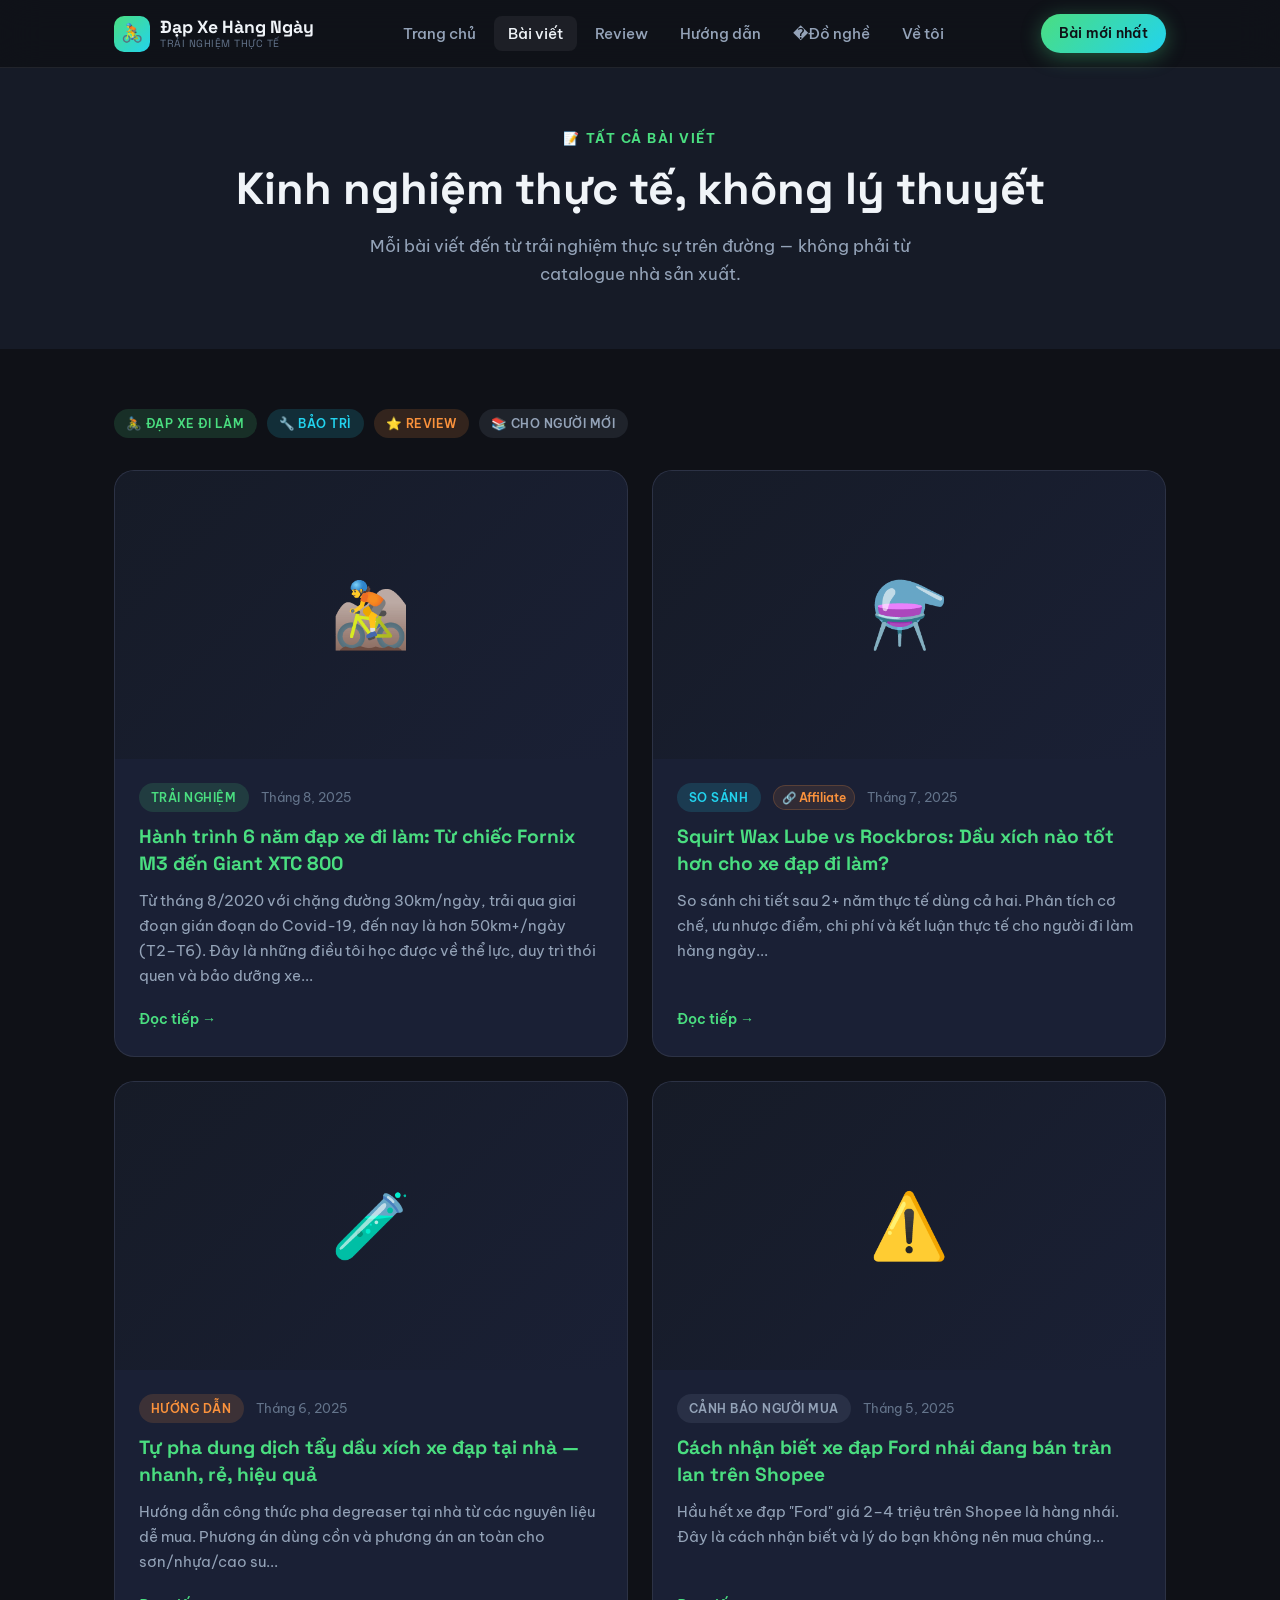
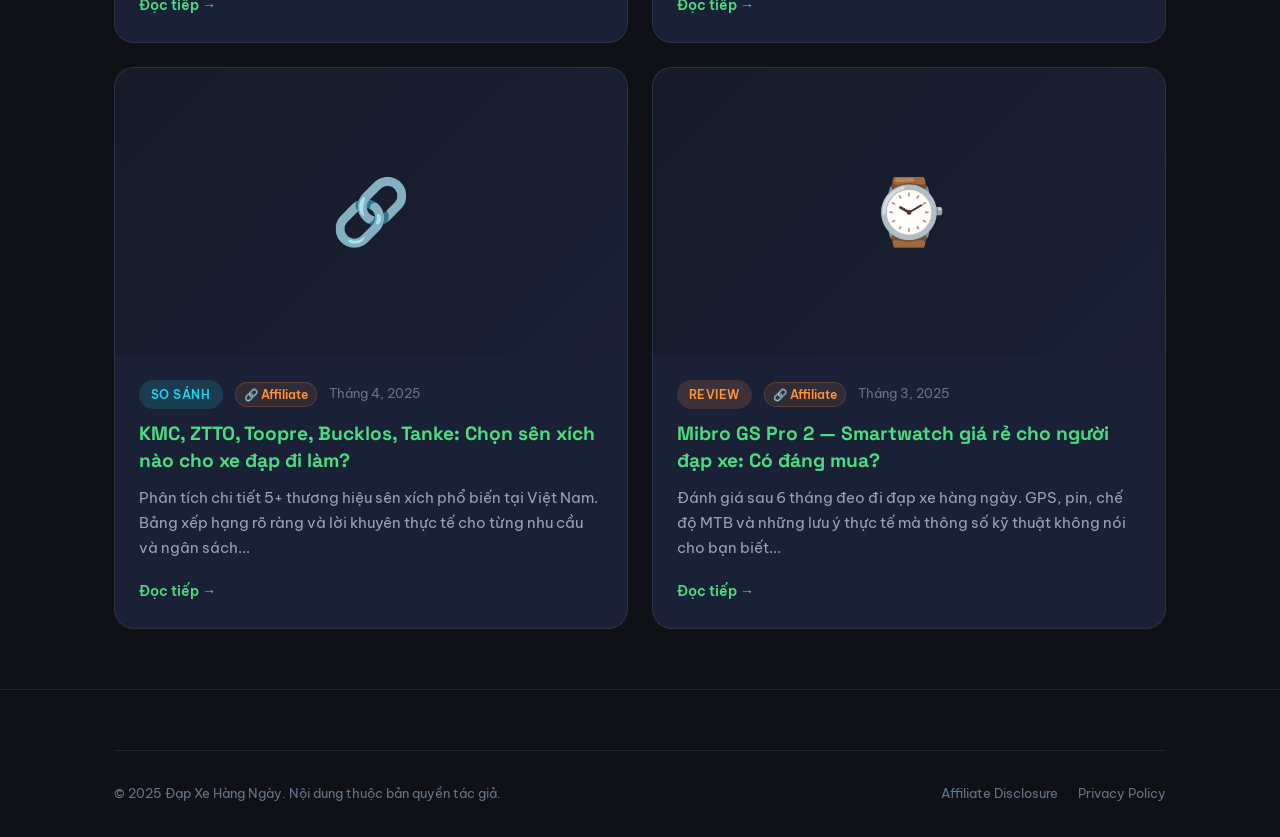
<file: blog.html>
﻿<!DOCTYPE html>
<html lang="vi">
<head>
  <meta charset="UTF-8" />
  <meta name="viewport" content="width=device-width, initial-scale=1.0" />
  <title>Bài viết – Kinh nghiệm đạp xe thực tế | Đạp Xe Hàng Ngày</title>
  <meta name="description" content="Tổng hợp các bài viết chia sẻ kinh nghiệm đạp xe đi làm, tự bảo trì xe, và review sản phẩm thực tế." />
  <link rel="icon" href="data:image/svg+xml,<svg xmlns='http://www.w3.org/2000/svg' viewBox='0 0 100 100'><text y='.9em' font-size='90'>🚴</text></svg>" />
  <link rel="stylesheet" href="css/style.css" />
  <style>
    .blog-grid { display: grid; grid-template-columns: repeat(2, 1fr); gap: 24px; }
    .filter-bar { display:flex; gap:10px; flex-wrap:wrap; margin-bottom:32px; }
    @media(max-width:600px){ .blog-grid { grid-template-columns:1fr; } }
  </style>
</head>
<body>
<nav class="navbar">
  <div class="container nav-inner">
    <a href="index.html" class="nav-logo">
      <div class="nav-logo-icon">🚴</div>
      <div class="nav-logo-text">Đạp Xe Hàng Ngày<span class="nav-logo-sub">Trải nghiệm thực tế</span></div>
    </a>
    <ul class="nav-links">
      <li><a href="index.html">Trang chủ</a></li>
      <li><a href="blog.html" class="active">Bài viết</a></li>
      <li><a href="reviews.html">Review</a></li>
      <li><a href="guides.html">Hướng dẫn</a></li>
      <li><a href="gear.html">�Đồ nghề</a></li>        <li><a href="about.html">Về tôi</a></li>
    </ul>
    <a href="blog.html" class="btn btn-primary btn-sm nav-cta">Bài mới nhất</a>
    <button class="nav-toggle" id="navToggle" aria-label="Mở menu" aria-expanded="false"><span></span><span></span><span></span></button>
  </div>
</nav>
<nav class="mobile-menu" id="mobileMenu">
  <a href="index.html">🏠 Trang chủ</a>
  <a href="blog.html">📝 Bài viết</a>
  <a href="reviews.html">⭐ Review</a>
  <a href="guides.html">📚 Hướng dẫn</a>
  <a href="about.html">👤 Về tôi</a>
</nav>

<main>
  <section class="page-hero" style="background:var(--bg-secondary);">
    <div class="container">
      <div class="section-label">📝 Tất cả bài viết</div>
      <h1 class="section-title">Kinh nghiệm thực tế, không lý thuyết</h1>
      <p class="section-subtitle" style="margin:0 auto;">Mỗi bài viết đến từ trải nghiệm thực sự trên đường — không phải từ catalogue nhà sản xuất.</p>
    </div>
  </section>

  <div class="container" style="padding:60px 24px;">

    <!-- Filter -->
    <div class="filter-bar" id="di-lam">
      <span class="tag tag-green" style="cursor:default;">🚴 Đạp xe đi làm</span>
      <span class="tag tag-cyan" style="cursor:default;" id="bao-tri">🔧 Bảo trì</span>
      <span class="tag tag-orange" style="cursor:default;">⭐ Review</span>
      <span class="tag tag-gray" style="cursor:default;" id="cho-nguoi-moi">📚 Cho người mới</span>
    </div>

    <!-- Blog Grid -->
    <div class="blog-grid">

      <article class="post-card reveal">
        <div class="post-card-thumb">
          <div class="post-card-thumb-placeholder">🚵</div>
        </div>
        <div class="post-card-body">
          <div class="post-meta">
            <span class="tag tag-green">Trải nghiệm</span>
            <span class="post-date">Tháng 8, 2025</span>
          </div>
          <h2 class="post-title"><a href="posts/5-nam-dap-xe-di-lam.html">Hành trình <span data-cycling-years>6</span> năm đạp xe đi làm: Từ chiếc Fornix M3 đến Giant XTC 800</a></h2>
          <p class="post-excerpt">Từ tháng 8/2020 với chặng đường 30km/ngày, trải qua giai đoạn gián đoạn do Covid-19, đến nay là hơn 50km+/ngày (T2–T6). Đây là những điều tôi học được về thể lực, duy trì thói quen và bảo dưỡng xe...</p>
          <a href="posts/5-nam-dap-xe-di-lam.html" class="post-read-more">Đọc tiếp →</a>
        </div>
      </article>

      <article class="post-card reveal">
        <div class="post-card-thumb">
          <div class="post-card-thumb-placeholder">⚗️</div>
        </div>
        <div class="post-card-body">
          <div class="post-meta">
            <span class="tag tag-cyan">So sánh</span>
            <span class="affiliate-chip">🔗 Affiliate</span>
            <span class="post-date">Tháng 7, 2025</span>
          </div>
          <h2 class="post-title"><a href="posts/squirt-vs-rockbros-lube.html">Squirt Wax Lube vs Rockbros: Dầu xích nào tốt hơn cho xe đạp đi làm?</a></h2>
          <p class="post-excerpt">So sánh chi tiết sau 2+ năm thực tế dùng cả hai. Phân tích cơ chế, ưu nhược điểm, chi phí và kết luận thực tế cho người đi làm hàng ngày...</p>
          <a href="posts/squirt-vs-rockbros-lube.html" class="post-read-more">Đọc tiếp →</a>
        </div>
      </article>

      <article class="post-card reveal">
        <div class="post-card-thumb">
          <div class="post-card-thumb-placeholder">🧪</div>
        </div>
        <div class="post-card-body">
          <div class="post-meta">
            <span class="tag tag-orange">Hướng dẫn</span>
            <span class="post-date">Tháng 6, 2025</span>
          </div>
          <h2 class="post-title"><a href="posts/tu-pha-degreaser.html">Tự pha dung dịch tẩy dầu xích xe đạp tại nhà — nhanh, rẻ, hiệu quả</a></h2>
          <p class="post-excerpt">Hướng dẫn công thức pha degreaser tại nhà từ các nguyên liệu dễ mua. Phương án dùng cồn và phương án an toàn cho sơn/nhựa/cao su...</p>
          <a href="posts/tu-pha-degreaser.html" class="post-read-more">Đọc tiếp →</a>
        </div>
      </article>

      <article class="post-card reveal">
        <div class="post-card-thumb">
          <div class="post-card-thumb-placeholder">⚠️</div>
        </div>
        <div class="post-card-body">
          <div class="post-meta">
            <span class="tag tag-gray">Cảnh báo người mua</span>
            <span class="post-date">Tháng 5, 2025</span>
          </div>
          <h2 class="post-title"><a href="posts/xe-ford-nhai-shopee.html">Cách nhận biết xe đạp Ford nhái đang bán tràn lan trên Shopee</a></h2>
          <p class="post-excerpt">Hầu hết xe đạp "Ford" giá 2–4 triệu trên Shopee là hàng nhái. Đây là cách nhận biết và lý do bạn không nên mua chúng...</p>
          <a href="posts/xe-ford-nhai-shopee.html" class="post-read-more">Đọc tiếp →</a>
        </div>
      </article>

      <article class="post-card reveal">
        <div class="post-card-thumb">
          <div class="post-card-thumb-placeholder">🔗</div>
        </div>
        <div class="post-card-body">
          <div class="post-meta">
            <span class="tag tag-cyan">So sánh</span>
            <span class="affiliate-chip">🔗 Affiliate</span>
            <span class="post-date">Tháng 4, 2025</span>
          </div>
          <h2 class="post-title"><a href="posts/sen-xich-kmc-vs-ztto.html">KMC, ZTTO, Toopre, Bucklos, Tanke: Chọn sên xích nào cho xe đạp đi làm?</a></h2>
          <p class="post-excerpt">Phân tích chi tiết 5+ thương hiệu sên xích phổ biến tại Việt Nam. Bảng xếp hạng rõ ràng và lời khuyên thực tế cho từng nhu cầu và ngân sách...</p>
          <a href="posts/sen-xich-kmc-vs-ztto.html" class="post-read-more">Đọc tiếp →</a>
        </div>
      </article>

      <article class="post-card reveal">
        <div class="post-card-thumb">
          <div class="post-card-thumb-placeholder">⌚</div>
        </div>
        <div class="post-card-body">
          <div class="post-meta">
            <span class="tag tag-orange">Review</span>
            <span class="affiliate-chip">🔗 Affiliate</span>
            <span class="post-date">Tháng 3, 2025</span>
          </div>
          <h2 class="post-title"><a href="posts/mibro-gs-pro-2-review.html">Mibro GS Pro 2 — Smartwatch giá rẻ cho người đạp xe: Có đáng mua?</a></h2>
          <p class="post-excerpt">Đánh giá sau 6 tháng đeo đi đạp xe hàng ngày. GPS, pin, chế độ MTB và những lưu ý thực tế mà thông số kỹ thuật không nói cho bạn biết...</p>
          <a href="posts/mibro-gs-pro-2-review.html" class="post-read-more">Đọc tiếp →</a>
        </div>
      </article>

    </div>
  </div>
</main>

<footer class="footer">
  <div class="container">
    <div class="footer-bottom">
      <p class="footer-copy">© 2025 Đạp Xe Hàng Ngày. Nội dung thuộc bản quyền tác giả.</p>
      <div class="footer-legal">
        <a href="legal/disclosure.html">Affiliate Disclosure</a>
        <a href="legal/privacy-policy.html">Privacy Policy</a>
      </div>
    </div>
  </div>
</footer>
<button id="backToTop" aria-label="Về đầu trang" style="position:fixed;bottom:24px;right:24px;width:44px;height:44px;border-radius:50%;background:var(--accent-primary);color:#0f1117;border:none;font-size:20px;cursor:pointer;opacity:0;transition:opacity 0.3s;z-index:999;display:flex;align-items:center;justify-content:center;">↑</button>
<script src="js/main.js"></script>
</body>
</html>
</file>
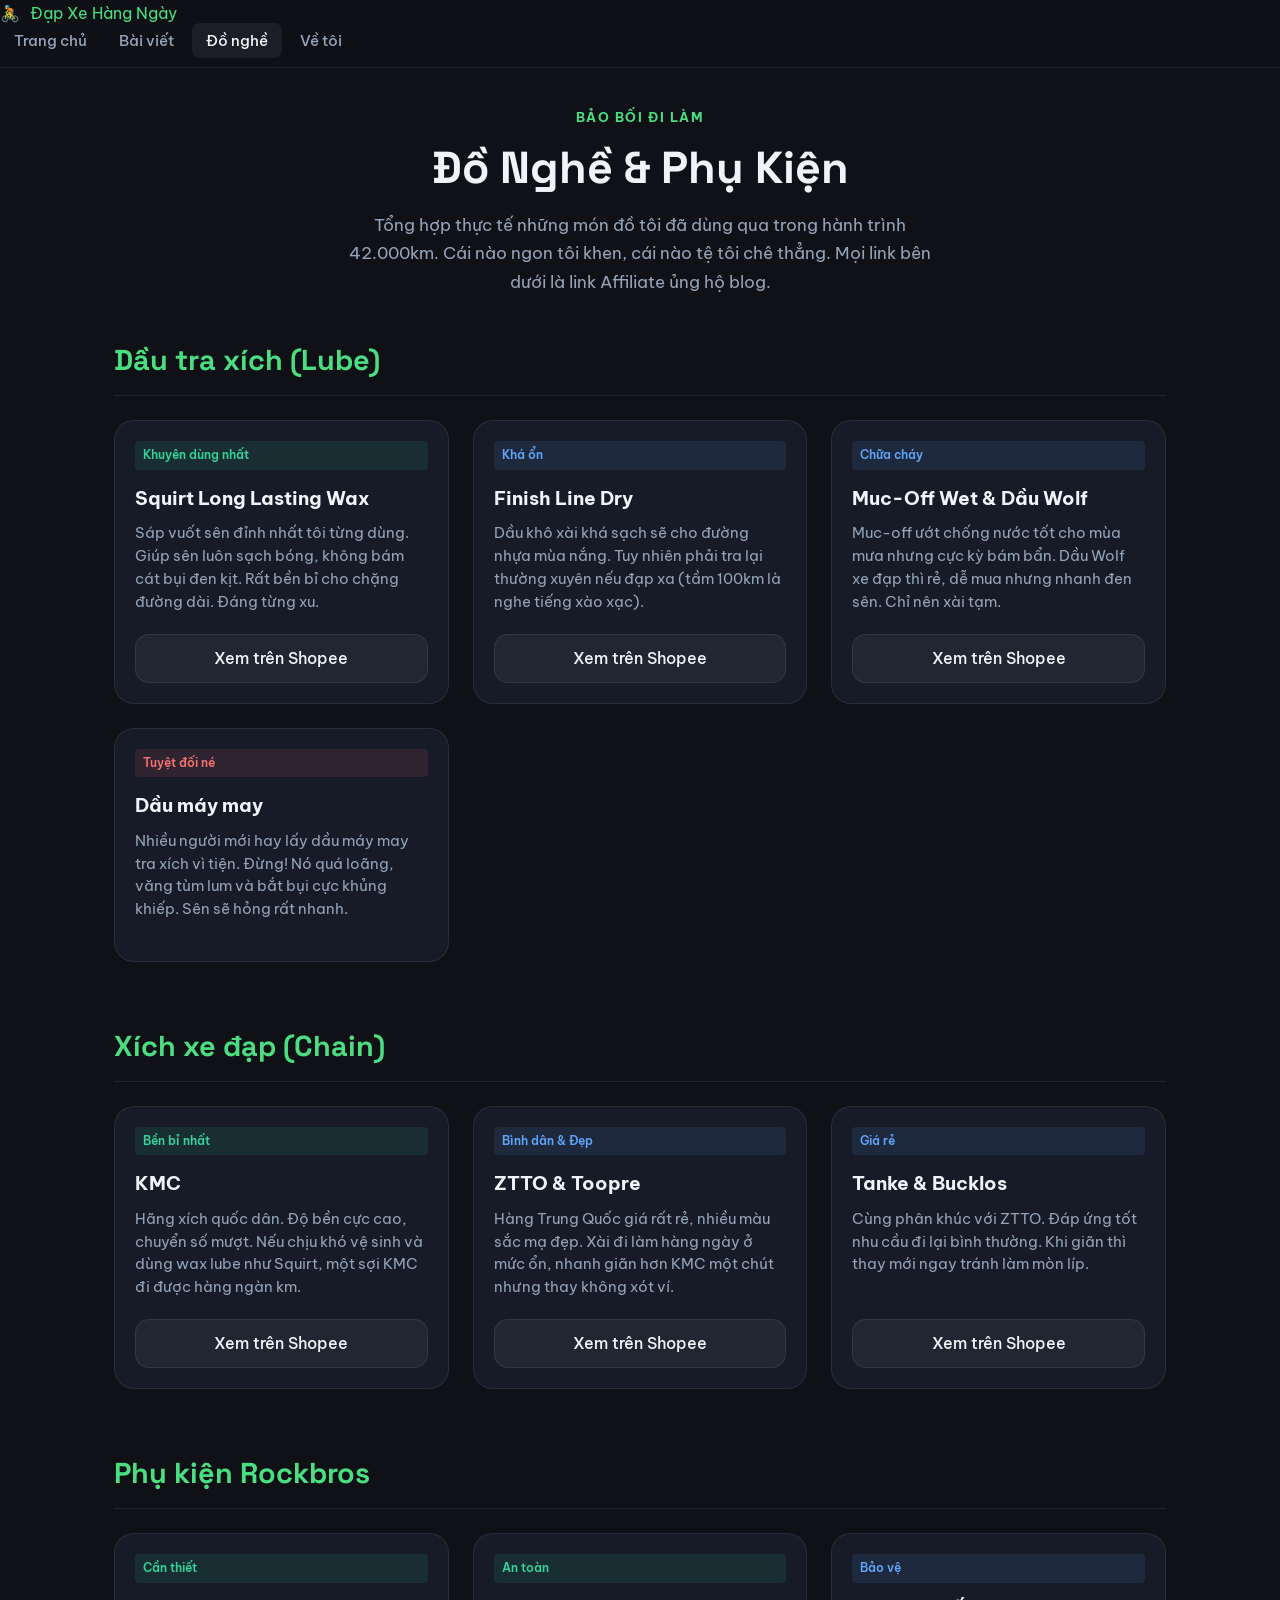
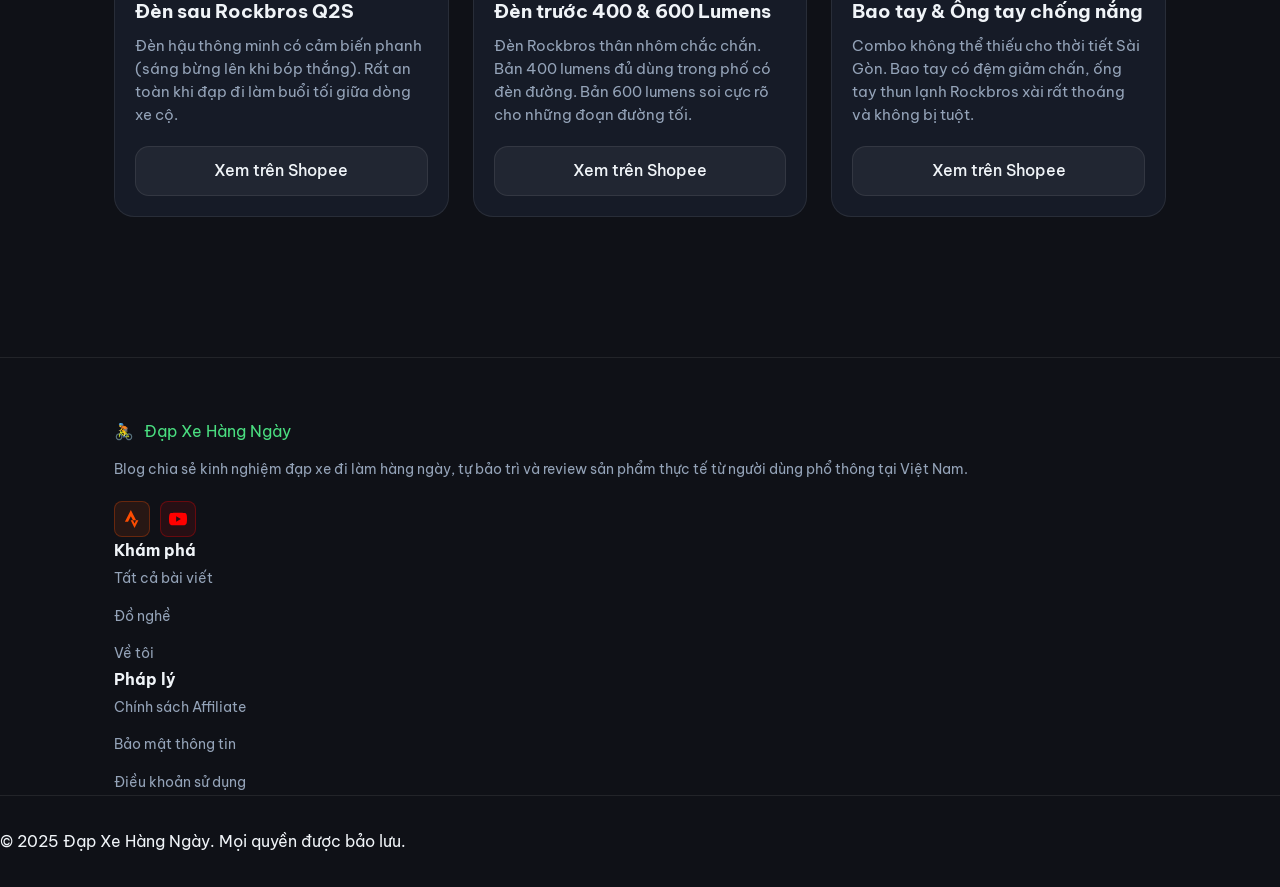
<file: gear.html>
﻿﻿<!DOCTYPE html>
<html lang="vi" data-theme="dark">
<head>
  <meta charset="UTF-8" />
  <meta name="viewport" content="width=device-width, initial-scale=1.0" />
  <title>Đồ Nghề & Phụ Kiện | Đạp Xe Hàng Ngày</title>
  <meta name="description" content="Tổng hợp tất cả các loại xích, dầu xích và phụ kiện tôi đã sử dụng qua trong suốt hơn 42.000km đạp xe đi làm." />
  
  <link rel="preconnect" href="https://fonts.googleapis.com">
  <link rel="preconnect" href="https://fonts.gstatic.com" crossorigin>
  <link href="https://fonts.googleapis.com/css2?family=Inter:wght@400;500;600&family=Outfit:wght@600;700;800&display=swap" rel="stylesheet">
  
  <link rel="stylesheet" href="css/style.css" />
  <style>
    .gear-section { margin-bottom: 60px; }
    .gear-section-title { font-family: var(--font-heading); font-size: 1.8rem; margin-bottom: 24px; color: var(--accent-primary); border-bottom: 1px solid var(--border-color); padding-bottom: 10px; }
    .gear-grid { display: grid; grid-template-columns: repeat(auto-fill, minmax(300px, 1fr)); gap: 24px; }
    .gear-card { background: var(--bg-secondary); border-radius: var(--radius-lg); padding: 20px; border: 1px solid var(--border-color); display: flex; flex-direction: column; }
    .gear-card-title { font-size: 1.2rem; font-weight: 700; margin-bottom: 8px; }
    .gear-card-desc { font-size: 0.95rem; color: var(--text-secondary); margin-bottom: 20px; flex-grow: 1; line-height: 1.5; }
    .gear-badge { display: inline-block; padding: 4px 8px; font-size: 0.75rem; border-radius: 4px; font-weight: 600; margin-bottom: 12px; }
    .badge-best { background: rgba(52, 211, 153, 0.1); color: #34d399; }
    .badge-ok { background: rgba(96, 165, 250, 0.1); color: #60a5fa; }
    .badge-bad { background: rgba(248, 113, 113, 0.1); color: #f87171; }
    .gear-btn { text-align: center; display: block; padding: 10px; background: rgba(255, 255, 255, 0.05); border: 1px solid var(--border-color); border-radius: var(--radius-md); color: var(--text-primary); text-decoration: none; font-weight: 500; transition: all 0.2s; }
    .gear-btn:hover { background: #ee4d2d; border-color: #ee4d2d; color: white; }
  </style>
</head>
<body>

  <!-- Navigation -->
  <nav class="navbar">
    <div class="nav-container">
      <a href="index.html" class="nav-logo">
        <span class="logo-icon">🚴</span>
        <span class="logo-text">Đạp Xe Hàng Ngày</span>
      </a>
      
      <div class="mobile-menu-btn" id="mobile-menu-btn">
        <span></span><span></span><span></span>
      </div>

      <ul class="nav-links">
        <li><a href="index.html">Trang chủ</a></li>
        <li><a href="blog.html">Bài viết</a></li>
        <li><a href="gear.html" class="active">Đồ nghề</a></li>
        <li><a href="about.html">Về tôi</a></li>
      </ul>
    </div>
  </nav>

  <!-- Header -->
  <header class="page-header" style="text-align: center; padding: 80px 20px 40px;">
    <div class="container">
      <div class="section-label">Bảo bối đi làm</div>
      <h1 class="section-title">Đồ Nghề & Phụ Kiện</h1>
      <p class="section-subtitle" style="margin: 0 auto; max-width: 600px;">Tổng hợp thực tế những món đồ tôi đã dùng qua trong hành trình 42.000km. Cái nào ngon tôi khen, cái nào tệ tôi chê thẳng. Mọi link bên dưới là link Affiliate ủng hộ blog.</p>
    </div>
  </header>

  <!-- Main Content -->
  <main class="container" style="padding-bottom: 80px;">
    
    <!-- Section 1: Dầu xích -->
    <section class="gear-section">
      <h2 class="gear-section-title">Dầu tra xích (Lube)</h2>
      <div class="gear-grid">
        <div class="gear-card">
          <div class="gear-badge badge-best">Khuyên dùng nhất</div>
          <div class="gear-card-title">Squirt Long Lasting Wax</div>
          <div class="gear-card-desc">Sáp vuốt sên đỉnh nhất tôi từng dùng. Giúp sên luôn sạch bóng, không bám cát bụi đen kịt. Rất bền bỉ cho chặng đường dài. Đáng từng xu.</div>
          <a href="#" class="gear-btn">Xem trên Shopee</a>
        </div>
        <div class="gear-card">
          <div class="gear-badge badge-ok">Khá ổn</div>
          <div class="gear-card-title">Finish Line Dry</div>
          <div class="gear-card-desc">Dầu khô xài khá sạch sẽ cho đường nhựa mùa nắng. Tuy nhiên phải tra lại thường xuyên nếu đạp xa (tầm 100km là nghe tiếng xào xạc).</div>
          <a href="#" class="gear-btn">Xem trên Shopee</a>
        </div>
        <div class="gear-card">
          <div class="gear-badge badge-ok">Chữa cháy</div>
          <div class="gear-card-title">Muc-Off Wet & Dầu Wolf</div>
          <div class="gear-card-desc">Muc-off ướt chống nước tốt cho mùa mưa nhưng cực kỳ bám bẩn. Dầu Wolf xe đạp thì rẻ, dễ mua nhưng nhanh đen sên. Chỉ nên xài tạm.</div>
          <a href="#" class="gear-btn">Xem trên Shopee</a>
        </div>
        <div class="gear-card">
          <div class="gear-badge badge-bad">Tuyệt đối né</div>
          <div class="gear-card-title">Dầu máy may</div>
          <div class="gear-card-desc">Nhiều người mới hay lấy dầu máy may tra xích vì tiện. Đừng! Nó quá loãng, văng tùm lum và bắt bụi cực khủng khiếp. Sên sẽ hỏng rất nhanh.</div>
        </div>
      </div>
    </section>

    <!-- Section 2: Xích xe -->
    <section class="gear-section">
      <h2 class="gear-section-title">Xích xe đạp (Chain)</h2>
      <div class="gear-grid">
        <div class="gear-card">
          <div class="gear-badge badge-best">Bền bỉ nhất</div>
          <div class="gear-card-title">KMC</div>
          <div class="gear-card-desc">Hãng xích quốc dân. Độ bền cực cao, chuyển số mượt. Nếu chịu khó vệ sinh và dùng wax lube như Squirt, một sợi KMC đi được hàng ngàn km.</div>
          <a href="#" class="gear-btn">Xem trên Shopee</a>
        </div>
        <div class="gear-card">
          <div class="gear-badge badge-ok">Bình dân & Đẹp</div>
          <div class="gear-card-title">ZTTO & Toopre</div>
          <div class="gear-card-desc">Hàng Trung Quốc giá rất rẻ, nhiều màu sắc mạ đẹp. Xài đi làm hàng ngày ở mức ổn, nhanh giãn hơn KMC một chút nhưng thay không xót ví.</div>
          <a href="#" class="gear-btn">Xem trên Shopee</a>
        </div>
        <div class="gear-card">
          <div class="gear-badge badge-ok">Giá rẻ</div>
          <div class="gear-card-title">Tanke & Bucklos</div>
          <div class="gear-card-desc">Cùng phân khúc với ZTTO. Đáp ứng tốt nhu cầu đi lại bình thường. Khi giãn thì thay mới ngay tránh làm mòn líp.</div>
          <a href="#" class="gear-btn">Xem trên Shopee</a>
        </div>
      </div>
    </section>

    <!-- Section 3: Phụ kiện Rockbros -->
    <section class="gear-section">
      <h2 class="gear-section-title">Phụ kiện Rockbros</h2>
      <div class="gear-grid">
        <div class="gear-card">
          <div class="gear-badge badge-best">Cần thiết</div>
          <div class="gear-card-title">Đèn sau Rockbros Q2S</div>
          <div class="gear-card-desc">Đèn hậu thông minh có cảm biến phanh (sáng bừng lên khi bóp thắng). Rất an toàn khi đạp đi làm buổi tối giữa dòng xe cộ.</div>
          <a href="#" class="gear-btn">Xem trên Shopee</a>
        </div>
        <div class="gear-card">
          <div class="gear-badge badge-best">An toàn</div>
          <div class="gear-card-title">Đèn trước 400 & 600 Lumens</div>
          <div class="gear-card-desc">Đèn Rockbros thân nhôm chắc chắn. Bản 400 lumens đủ dùng trong phố có đèn đường. Bản 600 lumens soi cực rõ cho những đoạn đường tối.</div>
          <a href="#" class="gear-btn">Xem trên Shopee</a>
        </div>
        <div class="gear-card">
          <div class="gear-badge badge-ok">Bảo vệ</div>
          <div class="gear-card-title">Bao tay & Ống tay chống nắng</div>
          <div class="gear-card-desc">Combo không thể thiếu cho thời tiết Sài Gòn. Bao tay có đệm giảm chấn, ống tay thun lạnh Rockbros xài rất thoáng và không bị tuột.</div>
          <a href="#" class="gear-btn">Xem trên Shopee</a>
        </div>
      </div>
    </section>

  </main>

  <!-- Footer -->
  <footer class="footer">
    <div class="container footer-content">
      <div class="footer-col">
        <a href="index.html" class="nav-logo">
          <span class="logo-icon">🚴</span>
          <span class="logo-text">Đạp Xe Hàng Ngày</span>
        </a>
        <p class="footer-brand-desc">Blog chia sẻ kinh nghiệm đạp xe đi làm hàng ngày, tự bảo trì và review sản phẩm thực tế từ người dùng phổ thông tại Việt Nam.</p>
        <div class="footer-social">
          <a href="https://strava.app.link/f4afHtrCl5b" target="_blank" rel="noopener noreferrer" aria-label="Strava" title="Strava" style="color:#fc4c02; border-color:rgba(252,76,2,0.3); background:rgba(252,76,2,0.1);"><svg width="18" height="18" viewBox="0 0 24 24" fill="currentColor"><path d="M15.387 17.944l-2.089-4.116h-3.065L15.387 24l5.15-10.172h-3.066m-7.008-5.599l2.836 5.598h4.172L10.463 0l-7.92 15.602h4.172"/></svg></a>
          <a href="https://www.youtube.com/channel/UCYVFktTWsTMPL3I8nPLs-sw" target="_blank" rel="noopener noreferrer" aria-label="YouTube" title="YouTube" style="color:#FF0000; border-color:rgba(255,0,0,0.3); background:rgba(255,0,0,0.1);"><svg width="18" height="18" viewBox="0 0 24 24" fill="currentColor"><path d="M23.498 6.186a3.016 3.016 0 0 0-2.122-2.136C19.505 3.545 12 3.545 12 3.545s-7.505 0-9.377.505A3.017 3.017 0 0 0 .502 6.186C0 8.07 0 12 0 12s0 3.93.502 5.814a3.016 3.016 0 0 0 2.122 2.136c1.871.505 9.376.505 9.376.505s7.505 0 9.377-.505a3.015 3.015 0 0 0 2.122-2.136C24 15.93 24 12 24 12s0-3.93-.502-5.814zM9.545 15.568V8.432L15.818 12l-6.273 3.568z"/></svg></a>
        </div>
      </div>

      <div class="footer-col">
        <h4 class="footer-title">Khám phá</h4>
        <ul class="footer-links">
          <li><a href="blog.html">Tất cả bài viết</a></li>
          <li><a href="gear.html">Đồ nghề</a></li>
          <li><a href="about.html">Về tôi</a></li>
        </ul>
      </div>

      <div class="footer-col">
        <h4 class="footer-title">Pháp lý</h4>
        <ul class="footer-links">
          <li><a href="legal/disclosure.html">Chính sách Affiliate</a></li>
          <li><a href="legal/privacy-policy.html">Bảo mật thông tin</a></li>
          <li><a href="legal/terms.html">Điều khoản sử dụng</a></li>
        </ul>
      </div>
    </div>
    <div class="footer-bottom">
      <p>&copy; 2025 Đạp Xe Hàng Ngày. Mọi quyền được bảo lưu.</p>
    </div>
  </footer>

  <script src="js/main.js"></script>
</body>
</html>
</file>
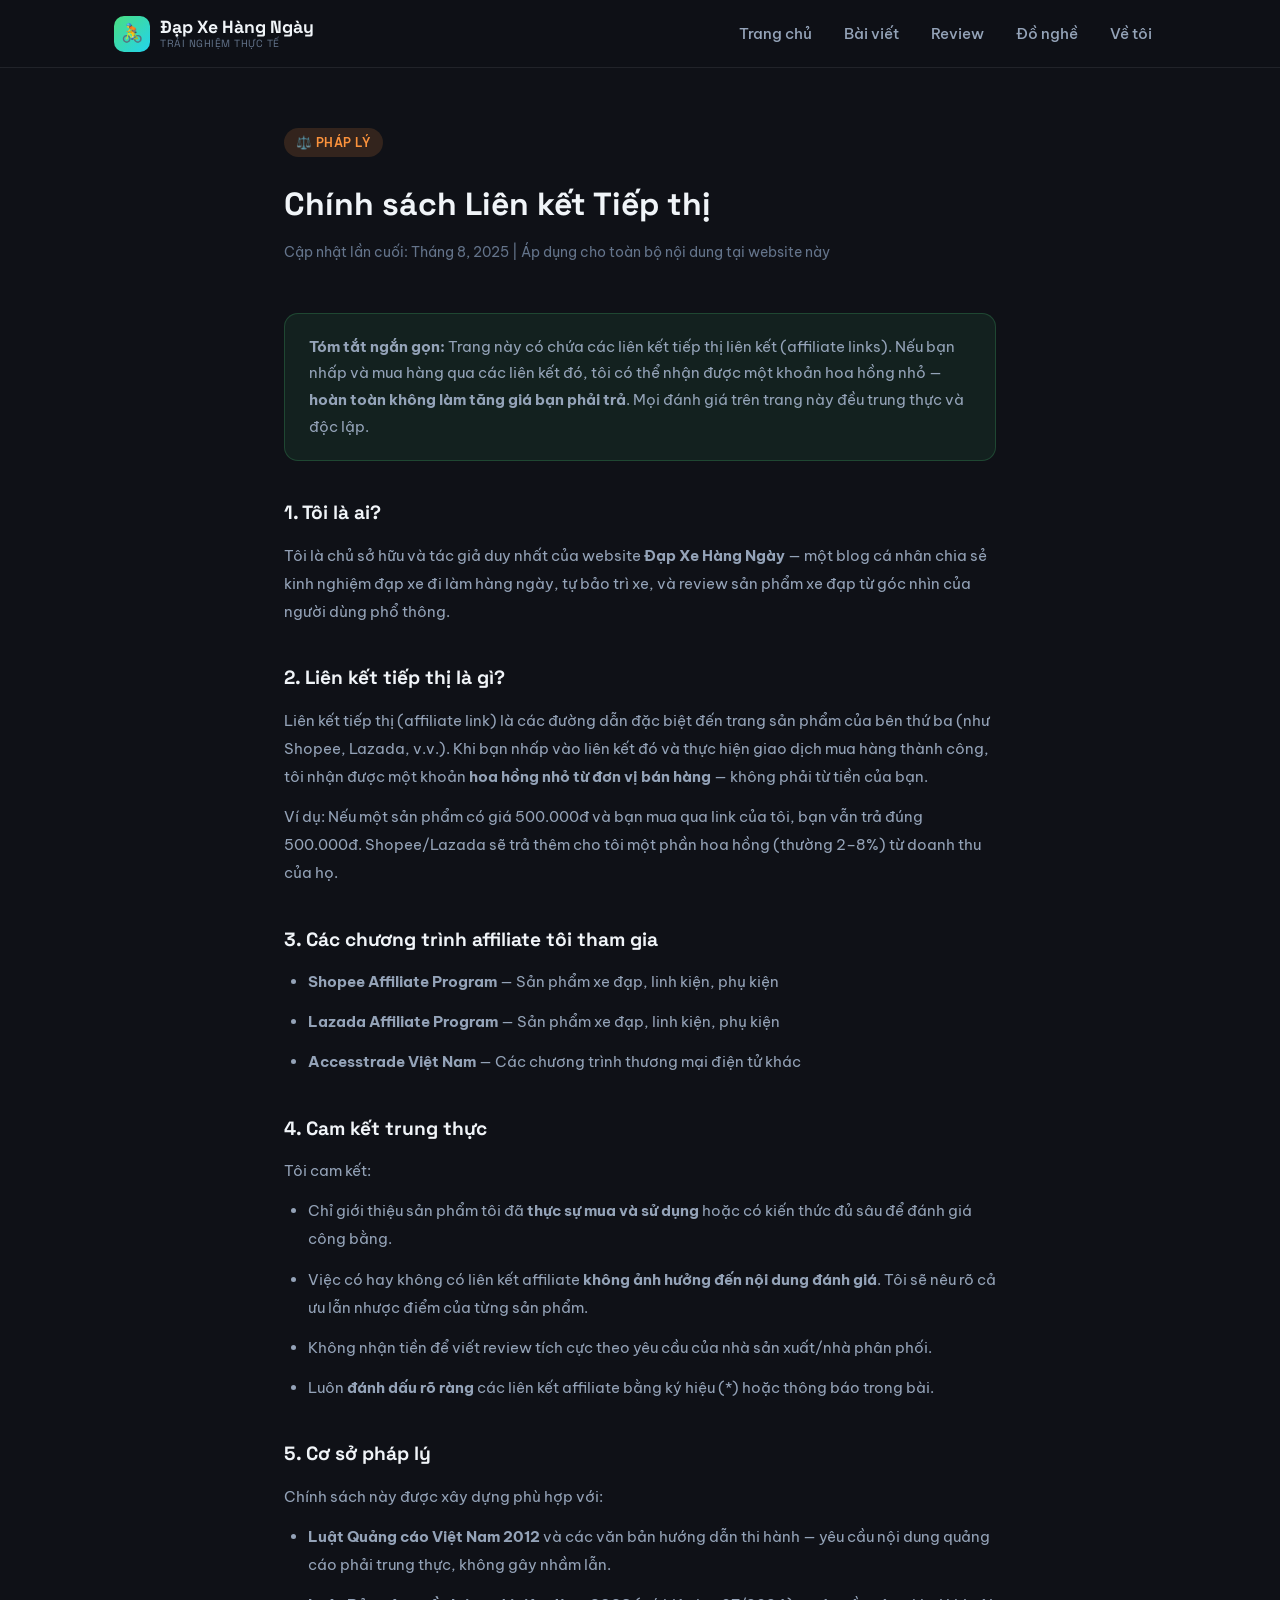
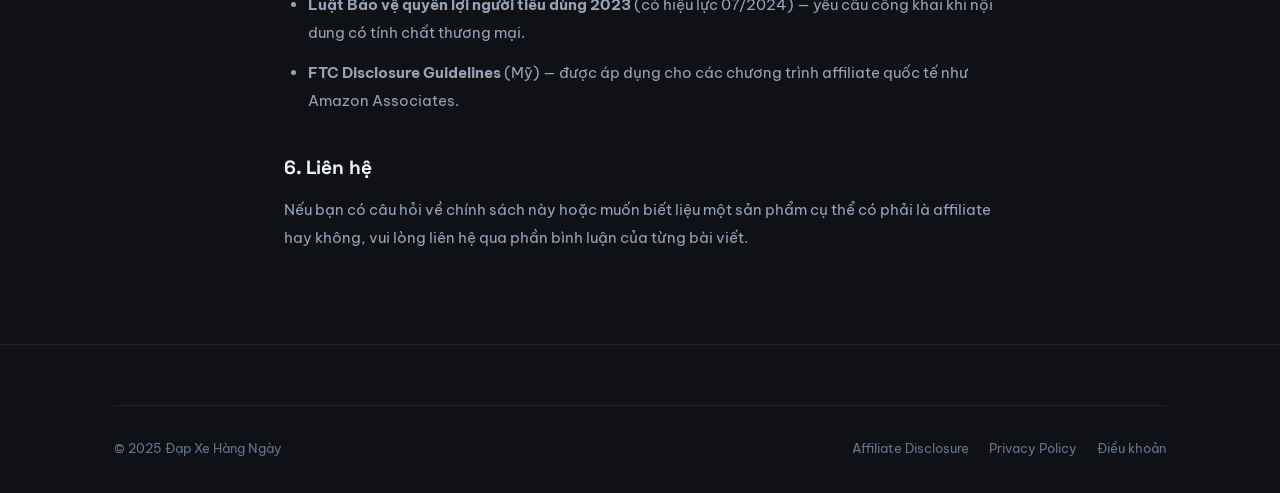
<file: legal/disclosure.html>
﻿<!DOCTYPE html>
<html lang="vi">

<head>
  <meta charset="UTF-8" />
  <meta name="viewport" content="width=device-width, initial-scale=1.0" />
  <title>Chính sách Liên kết Tiếp thị (Affiliate Disclosure) | Đạp Xe Hàng Ngày</title>
  <meta name="description"
    content="Chính sách công khai về các liên kết tiếp thị liên kết (affiliate links) trên website Đạp Xe Hàng Ngày." />
  <link rel="icon"
    href="data:image/svg+xml,<svg xmlns='http://www.w3.org/2000/svg' viewBox='0 0 100 100'><text y='.9em' font-size='90'>🚴</text></svg>" />
  <link rel="stylesheet" href="../css/style.css" />
</head>

<body>
  <nav class="navbar">
    <div class="container nav-inner">
      <a href="../index.html" class="nav-logo">
        <div class="nav-logo-icon">🚴</div>
        <div class="nav-logo-text">Đạp Xe Hàng Ngày<span class="nav-logo-sub">Trải nghiệm thực tế</span></div>
      </a>
      <ul class="nav-links">
        <li><a href="../index.html">Trang chủ</a></li>
        <li><a href="../blog.html">Bài viết</a></li>
        <li><a href="../reviews.html">Review</a></li>
        <li><a href="../gear.html">Đồ nghề</a></li>
        <li><a href="../about.html">Về tôi</a></li>
      </ul>
      <button class="nav-toggle" id="navToggle" aria-label="Mở menu"
        aria-expanded="false"><span></span><span></span><span></span></button>
    </div>
  </nav>
  <nav class="mobile-menu" id="mobileMenu">
    <a href="../index.html">🏠 Trang chủ</a>
    <a href="../blog.html">📝 Bài viết</a>
    <a href="../reviews.html">⭐ Review</a>
    <a href="../about.html">👤 Về tôi</a>
  </nav>

  <main class="legal-page">
    <div class="tag tag-orange" style="margin-bottom:20px;">⚖️ Pháp lý</div>
    <h1>Chính sách Liên kết Tiếp thị</h1>
    <p class="last-updated">Cập nhật lần cuối: Tháng 8, 2025 | Áp dụng cho toàn bộ nội dung tại website này</p>

    <div class="legal-highlight">
      <strong>Tóm tắt ngắn gọn:</strong> Trang này có chứa các liên kết tiếp thị liên kết (affiliate links). Nếu bạn
      nhấp và mua hàng qua các liên kết đó, tôi có thể nhận được một khoản hoa hồng nhỏ — <strong>hoàn toàn không làm
        tăng giá bạn phải trả</strong>. Mọi đánh giá trên trang này đều trung thực và độc lập.
    </div>

    <h2>1. Tôi là ai?</h2>
    <p>Tôi là chủ sở hữu và tác giả duy nhất của website <strong>Đạp Xe Hàng Ngày</strong> — một blog cá nhân chia sẻ
      kinh nghiệm đạp xe đi làm hàng ngày, tự bảo trì xe, và review sản phẩm xe đạp từ góc nhìn của người dùng phổ
      thông.</p>

    <h2>2. Liên kết tiếp thị là gì?</h2>
    <p>Liên kết tiếp thị (affiliate link) là các đường dẫn đặc biệt đến trang sản phẩm của bên thứ ba (như Shopee,
      Lazada, v.v.). Khi bạn nhấp vào liên kết đó và thực hiện giao dịch mua hàng thành công, tôi nhận được một khoản
      <strong>hoa hồng nhỏ từ đơn vị bán hàng</strong> — không phải từ tiền của bạn.</p>
    <p>Ví dụ: Nếu một sản phẩm có giá 500.000đ và bạn mua qua link của tôi, bạn vẫn trả đúng 500.000đ. Shopee/Lazada sẽ
      trả thêm cho tôi một phần hoa hồng (thường 2–8%) từ doanh thu của họ.</p>

    <h2>3. Các chương trình affiliate tôi tham gia</h2>
    <ul>
      <li><strong>Shopee Affiliate Program</strong> — Sản phẩm xe đạp, linh kiện, phụ kiện</li>
      <li><strong>Lazada Affiliate Program</strong> — Sản phẩm xe đạp, linh kiện, phụ kiện</li>
      <li><strong>Accesstrade Việt Nam</strong> — Các chương trình thương mại điện tử khác</li>
    </ul>

    <h2>4. Cam kết trung thực</h2>
    <p>Tôi cam kết:</p>
    <ul>
      <li>Chỉ giới thiệu sản phẩm tôi đã <strong>thực sự mua và sử dụng</strong> hoặc có kiến thức đủ sâu để đánh giá
        công bằng.</li>
      <li>Việc có hay không có liên kết affiliate <strong>không ảnh hưởng đến nội dung đánh giá</strong>. Tôi sẽ nêu rõ
        cả ưu lẫn nhược điểm của từng sản phẩm.</li>
      <li>Không nhận tiền để viết review tích cực theo yêu cầu của nhà sản xuất/nhà phân phối.</li>
      <li>Luôn <strong>đánh dấu rõ ràng</strong> các liên kết affiliate bằng ký hiệu (*) hoặc thông báo trong bài.</li>
    </ul>

    <h2>5. Cơ sở pháp lý</h2>
    <p>Chính sách này được xây dựng phù hợp với:</p>
    <ul>
      <li><strong>Luật Quảng cáo Việt Nam 2012</strong> và các văn bản hướng dẫn thi hành — yêu cầu nội dung quảng cáo
        phải trung thực, không gây nhầm lẫn.</li>
      <li><strong>Luật Bảo vệ quyền lợi người tiêu dùng 2023</strong> (có hiệu lực 07/2024) — yêu cầu công khai khi nội
        dung có tính chất thương mại.</li>
      <li><strong>FTC Disclosure Guidelines</strong> (Mỹ) — được áp dụng cho các chương trình affiliate quốc tế như
        Amazon Associates.</li>
    </ul>

    <h2>6. Liên hệ</h2>
    <p>Nếu bạn có câu hỏi về chính sách này hoặc muốn biết liệu một sản phẩm cụ thể có phải là affiliate hay không, vui
      lòng liên hệ qua phần bình luận của từng bài viết.</p>
  </main>

  <footer class="footer">
    <div class="container">
      <div class="footer-bottom">
        <p class="footer-copy">© 2025 Đạp Xe Hàng Ngày</p>
        <div class="footer-legal">
          <a href="disclosure.html">Affiliate Disclosure</a>
          <a href="privacy-policy.html">Privacy Policy</a>
          <a href="terms.html">Điều khoản</a>
        </div>
      </div>
    </div>
  </footer>
  <script src="../js/main.js"></script>
</body>

</html>
</file>
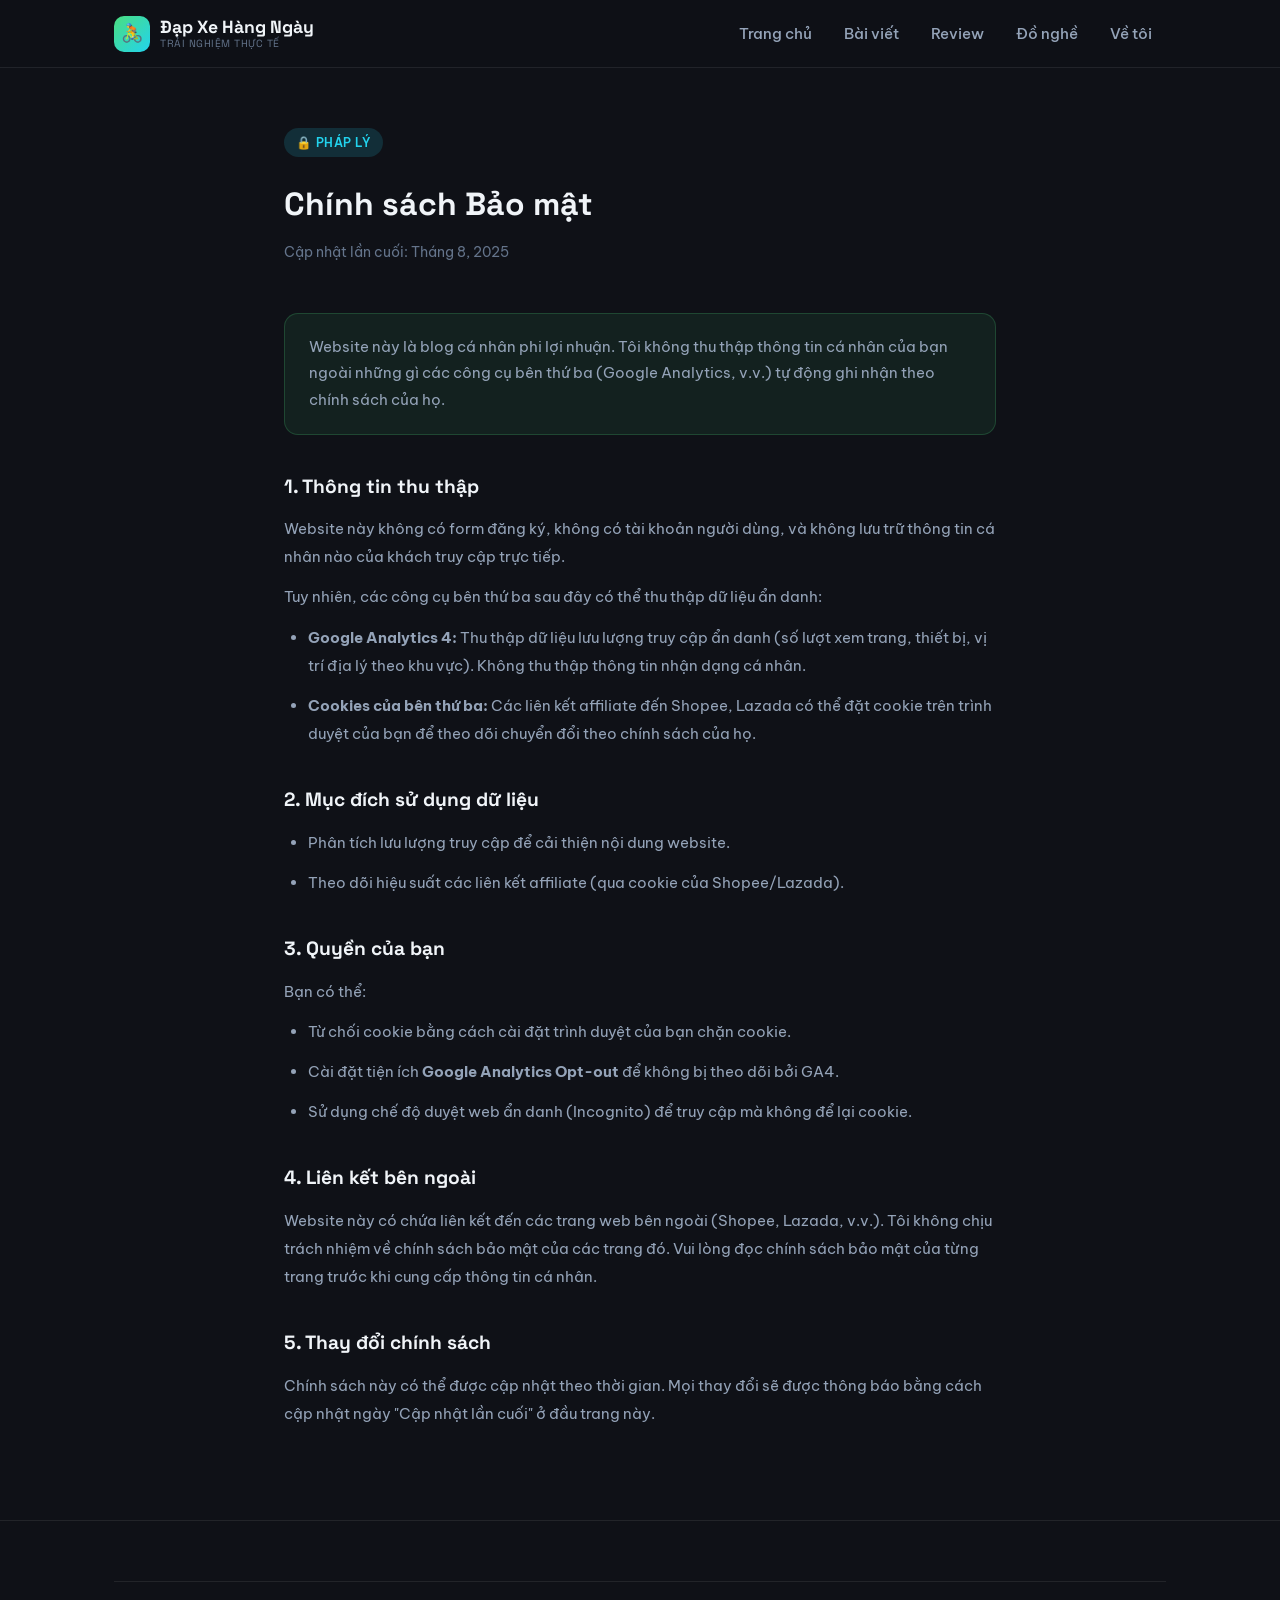
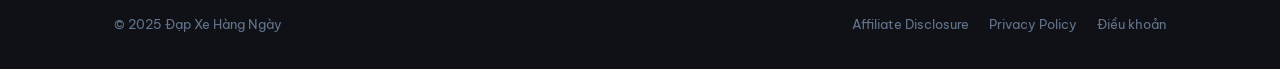
<file: legal/privacy-policy.html>
﻿<!DOCTYPE html>
<html lang="vi">

<head>
  <meta charset="UTF-8" />
  <meta name="viewport" content="width=device-width, initial-scale=1.0" />
  <title>Chính sách Bảo mật | Đạp Xe Hàng Ngày</title>
  <meta name="description" content="Chính sách bảo mật thông tin người dùng của website Đạp Xe Hàng Ngày." />
  <link rel="icon"
    href="data:image/svg+xml,<svg xmlns='http://www.w3.org/2000/svg' viewBox='0 0 100 100'><text y='.9em' font-size='90'>🚴</text></svg>" />
  <link rel="stylesheet" href="../css/style.css" />
</head>

<body>
  <nav class="navbar">
    <div class="container nav-inner">
      <a href="../index.html" class="nav-logo">
        <div class="nav-logo-icon">🚴</div>
        <div class="nav-logo-text">Đạp Xe Hàng Ngày<span class="nav-logo-sub">Trải nghiệm thực tế</span></div>
      </a>
      <ul class="nav-links">
        <li><a href="../index.html">Trang chủ</a></li>
        <li><a href="../blog.html">Bài viết</a></li>
        <li><a href="../reviews.html">Review</a></li>
        <li><a href="../gear.html">Đồ nghề</a></li>
        <li><a href="../about.html">Về tôi</a></li>
      </ul>
      <button class="nav-toggle" id="navToggle" aria-label="Mở menu"
        aria-expanded="false"><span></span><span></span><span></span></button>
    </div>
  </nav>
  <nav class="mobile-menu" id="mobileMenu">
    <a href="../index.html">🏠 Trang chủ</a>
    <a href="../blog.html">📝 Bài viết</a>
    <a href="../reviews.html">⭐ Review</a>
  </nav>

  <main class="legal-page">
    <div class="tag tag-cyan" style="margin-bottom:20px;">🔒 Pháp lý</div>
    <h1>Chính sách Bảo mật</h1>
    <p class="last-updated">Cập nhật lần cuối: Tháng 8, 2025</p>

    <div class="legal-highlight">
      Website này là blog cá nhân phi lợi nhuận. Tôi không thu thập thông tin cá nhân của bạn ngoài những gì các công cụ
      bên thứ ba (Google Analytics, v.v.) tự động ghi nhận theo chính sách của họ.
    </div>

    <h2>1. Thông tin thu thập</h2>
    <p>Website này không có form đăng ký, không có tài khoản người dùng, và không lưu trữ thông tin cá nhân nào của
      khách truy cập trực tiếp.</p>
    <p>Tuy nhiên, các công cụ bên thứ ba sau đây có thể thu thập dữ liệu ẩn danh:</p>
    <ul>
      <li><strong>Google Analytics 4:</strong> Thu thập dữ liệu lưu lượng truy cập ẩn danh (số lượt xem trang, thiết bị,
        vị trí địa lý theo khu vực). Không thu thập thông tin nhận dạng cá nhân.</li>
      <li><strong>Cookies của bên thứ ba:</strong> Các liên kết affiliate đến Shopee, Lazada có thể đặt cookie trên
        trình duyệt của bạn để theo dõi chuyển đổi theo chính sách của họ.</li>
    </ul>

    <h2>2. Mục đích sử dụng dữ liệu</h2>
    <ul>
      <li>Phân tích lưu lượng truy cập để cải thiện nội dung website.</li>
      <li>Theo dõi hiệu suất các liên kết affiliate (qua cookie của Shopee/Lazada).</li>
    </ul>

    <h2>3. Quyền của bạn</h2>
    <p>Bạn có thể:</p>
    <ul>
      <li>Từ chối cookie bằng cách cài đặt trình duyệt của bạn chặn cookie.</li>
      <li>Cài đặt tiện ích <strong>Google Analytics Opt-out</strong> để không bị theo dõi bởi GA4.</li>
      <li>Sử dụng chế độ duyệt web ẩn danh (Incognito) để truy cập mà không để lại cookie.</li>
    </ul>

    <h2>4. Liên kết bên ngoài</h2>
    <p>Website này có chứa liên kết đến các trang web bên ngoài (Shopee, Lazada, v.v.). Tôi không chịu trách nhiệm về
      chính sách bảo mật của các trang đó. Vui lòng đọc chính sách bảo mật của từng trang trước khi cung cấp thông tin
      cá nhân.</p>

    <h2>5. Thay đổi chính sách</h2>
    <p>Chính sách này có thể được cập nhật theo thời gian. Mọi thay đổi sẽ được thông báo bằng cách cập nhật ngày "Cập
      nhật lần cuối" ở đầu trang này.</p>
  </main>

  <footer class="footer">
    <div class="container">
      <div class="footer-bottom">
        <p class="footer-copy">© 2025 Đạp Xe Hàng Ngày</p>
        <div class="footer-legal">
          <a href="disclosure.html">Affiliate Disclosure</a>
          <a href="privacy-policy.html">Privacy Policy</a>
          <a href="terms.html">Điều khoản</a>
        </div>
      </div>
    </div>
  </footer>
  <script src="../js/main.js"></script>
</body>

</html>
</file>
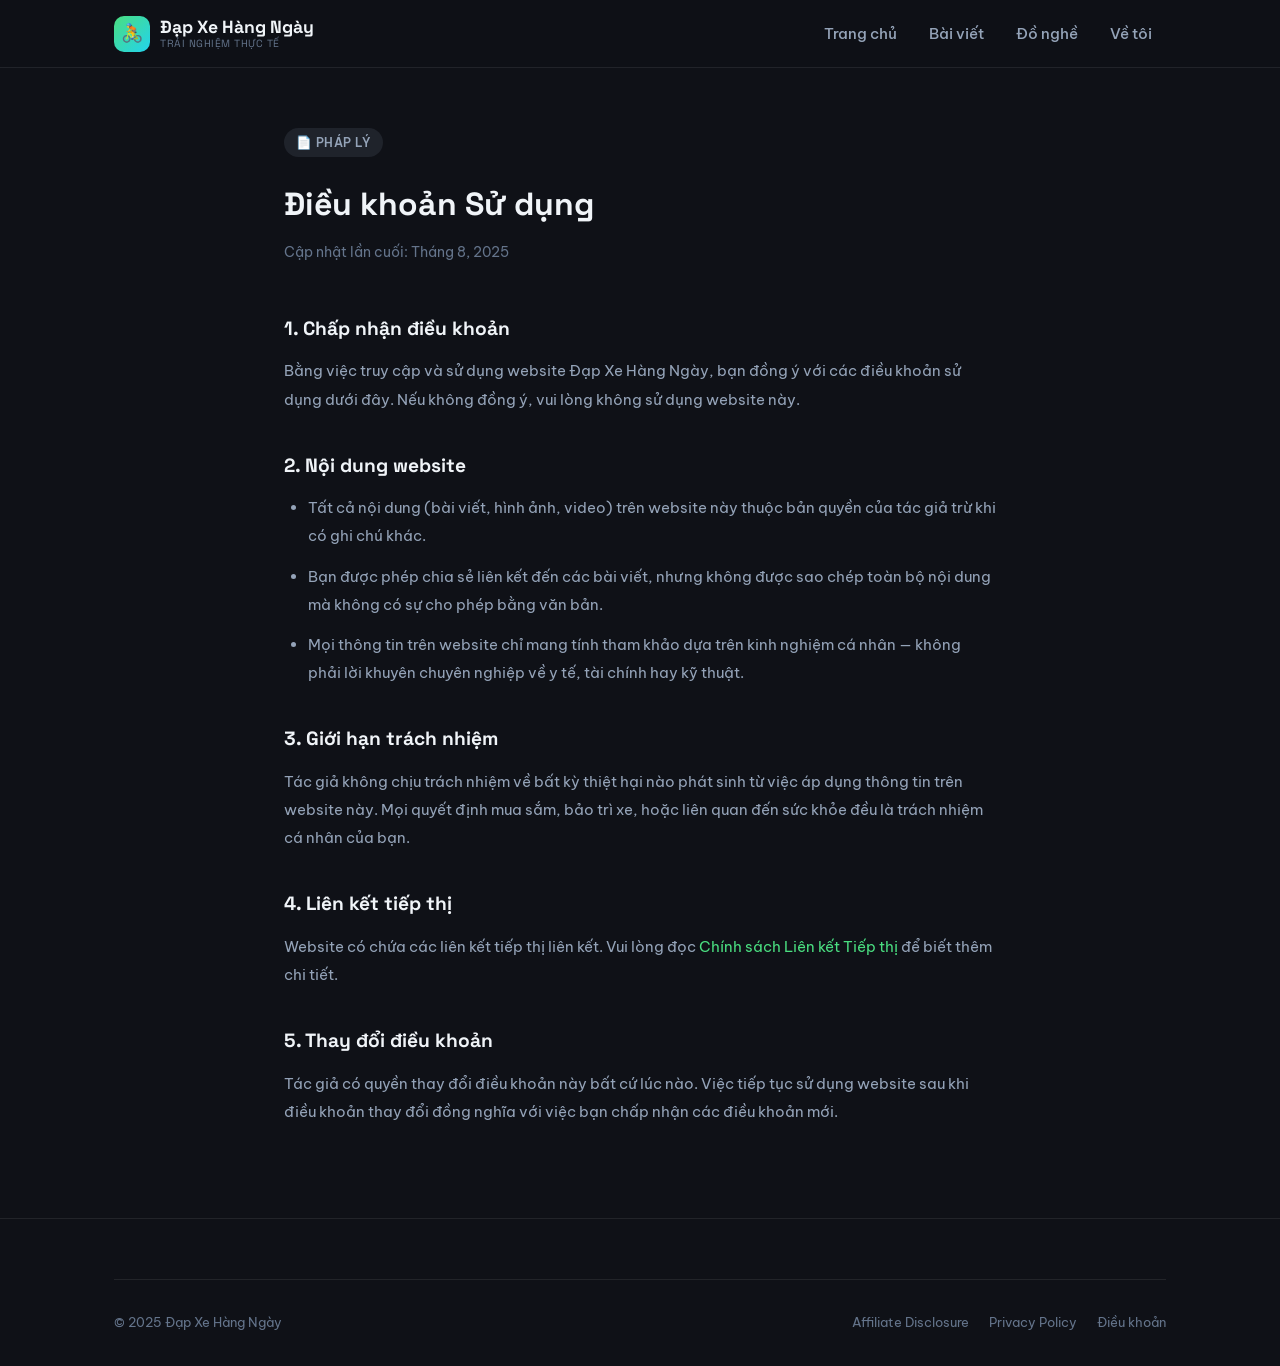
<file: legal/terms.html>
﻿<!DOCTYPE html>
<html lang="vi">

<head>
  <meta charset="UTF-8" />
  <meta name="viewport" content="width=device-width, initial-scale=1.0" />
  <title>Điều khoản Sử dụng | Đạp Xe Hàng Ngày</title>
  <meta name="description" content="Điều khoản sử dụng website Đạp Xe Hàng Ngày." />
  <link rel="icon"
    href="data:image/svg+xml,<svg xmlns='http://www.w3.org/2000/svg' viewBox='0 0 100 100'><text y='.9em' font-size='90'>🚴</text></svg>" />
  <link rel="stylesheet" href="../css/style.css" />
</head>

<body>
  <nav class="navbar">
    <div class="container nav-inner">
      <a href="../index.html" class="nav-logo">
        <div class="nav-logo-icon">🚴</div>
        <div class="nav-logo-text">Đạp Xe Hàng Ngày<span class="nav-logo-sub">Trải nghiệm thực tế</span></div>
      </a>
      <ul class="nav-links">
        <li><a href="../index.html">Trang chủ</a></li>
        <li><a href="../blog.html">Bài viết</a></li>
        <li><a href="../gear.html">Đồ nghề</a></li>
        <li><a href="../about.html">Về tôi</a></li>
      </ul>
      <button class="nav-toggle" id="navToggle" aria-label="Mở menu"
        aria-expanded="false"><span></span><span></span><span></span></button>
    </div>
  </nav>
  <nav class="mobile-menu" id="mobileMenu">
    <a href="../index.html">🏠 Trang chủ</a>
    <a href="../blog.html">📝 Bài viết</a>
  </nav>

  <main class="legal-page">
    <div class="tag tag-gray" style="margin-bottom:20px;">📄 Pháp lý</div>
    <h1>Điều khoản Sử dụng</h1>
    <p class="last-updated">Cập nhật lần cuối: Tháng 8, 2025</p>

    <h2>1. Chấp nhận điều khoản</h2>
    <p>Bằng việc truy cập và sử dụng website Đạp Xe Hàng Ngày, bạn đồng ý với các điều khoản sử dụng dưới đây. Nếu không
      đồng ý, vui lòng không sử dụng website này.</p>

    <h2>2. Nội dung website</h2>
    <ul>
      <li>Tất cả nội dung (bài viết, hình ảnh, video) trên website này thuộc bản quyền của tác giả trừ khi có ghi chú
        khác.</li>
      <li>Bạn được phép chia sẻ liên kết đến các bài viết, nhưng không được sao chép toàn bộ nội dung mà không có sự cho
        phép bằng văn bản.</li>
      <li>Mọi thông tin trên website chỉ mang tính tham khảo dựa trên kinh nghiệm cá nhân — không phải lời khuyên chuyên
        nghiệp về y tế, tài chính hay kỹ thuật.</li>
    </ul>

    <h2>3. Giới hạn trách nhiệm</h2>
    <p>Tác giả không chịu trách nhiệm về bất kỳ thiệt hại nào phát sinh từ việc áp dụng thông tin trên website này. Mọi
      quyết định mua sắm, bảo trì xe, hoặc liên quan đến sức khỏe đều là trách nhiệm cá nhân của bạn.</p>

    <h2>4. Liên kết tiếp thị</h2>
    <p>Website có chứa các liên kết tiếp thị liên kết. Vui lòng đọc <a href="disclosure.html">Chính sách Liên kết Tiếp
        thị</a> để biết thêm chi tiết.</p>

    <h2>5. Thay đổi điều khoản</h2>
    <p>Tác giả có quyền thay đổi điều khoản này bất cứ lúc nào. Việc tiếp tục sử dụng website sau khi điều khoản thay
      đổi đồng nghĩa với việc bạn chấp nhận các điều khoản mới.</p>
  </main>

  <footer class="footer">
    <div class="container">
      <div class="footer-bottom">
        <p class="footer-copy">© 2025 Đạp Xe Hàng Ngày</p>
        <div class="footer-legal">
          <a href="disclosure.html">Affiliate Disclosure</a>
          <a href="privacy-policy.html">Privacy Policy</a>
          <a href="terms.html">Điều khoản</a>
        </div>
      </div>
    </div>
  </footer>
  <script src="../js/main.js"></script>
</body>

</html>
</file>
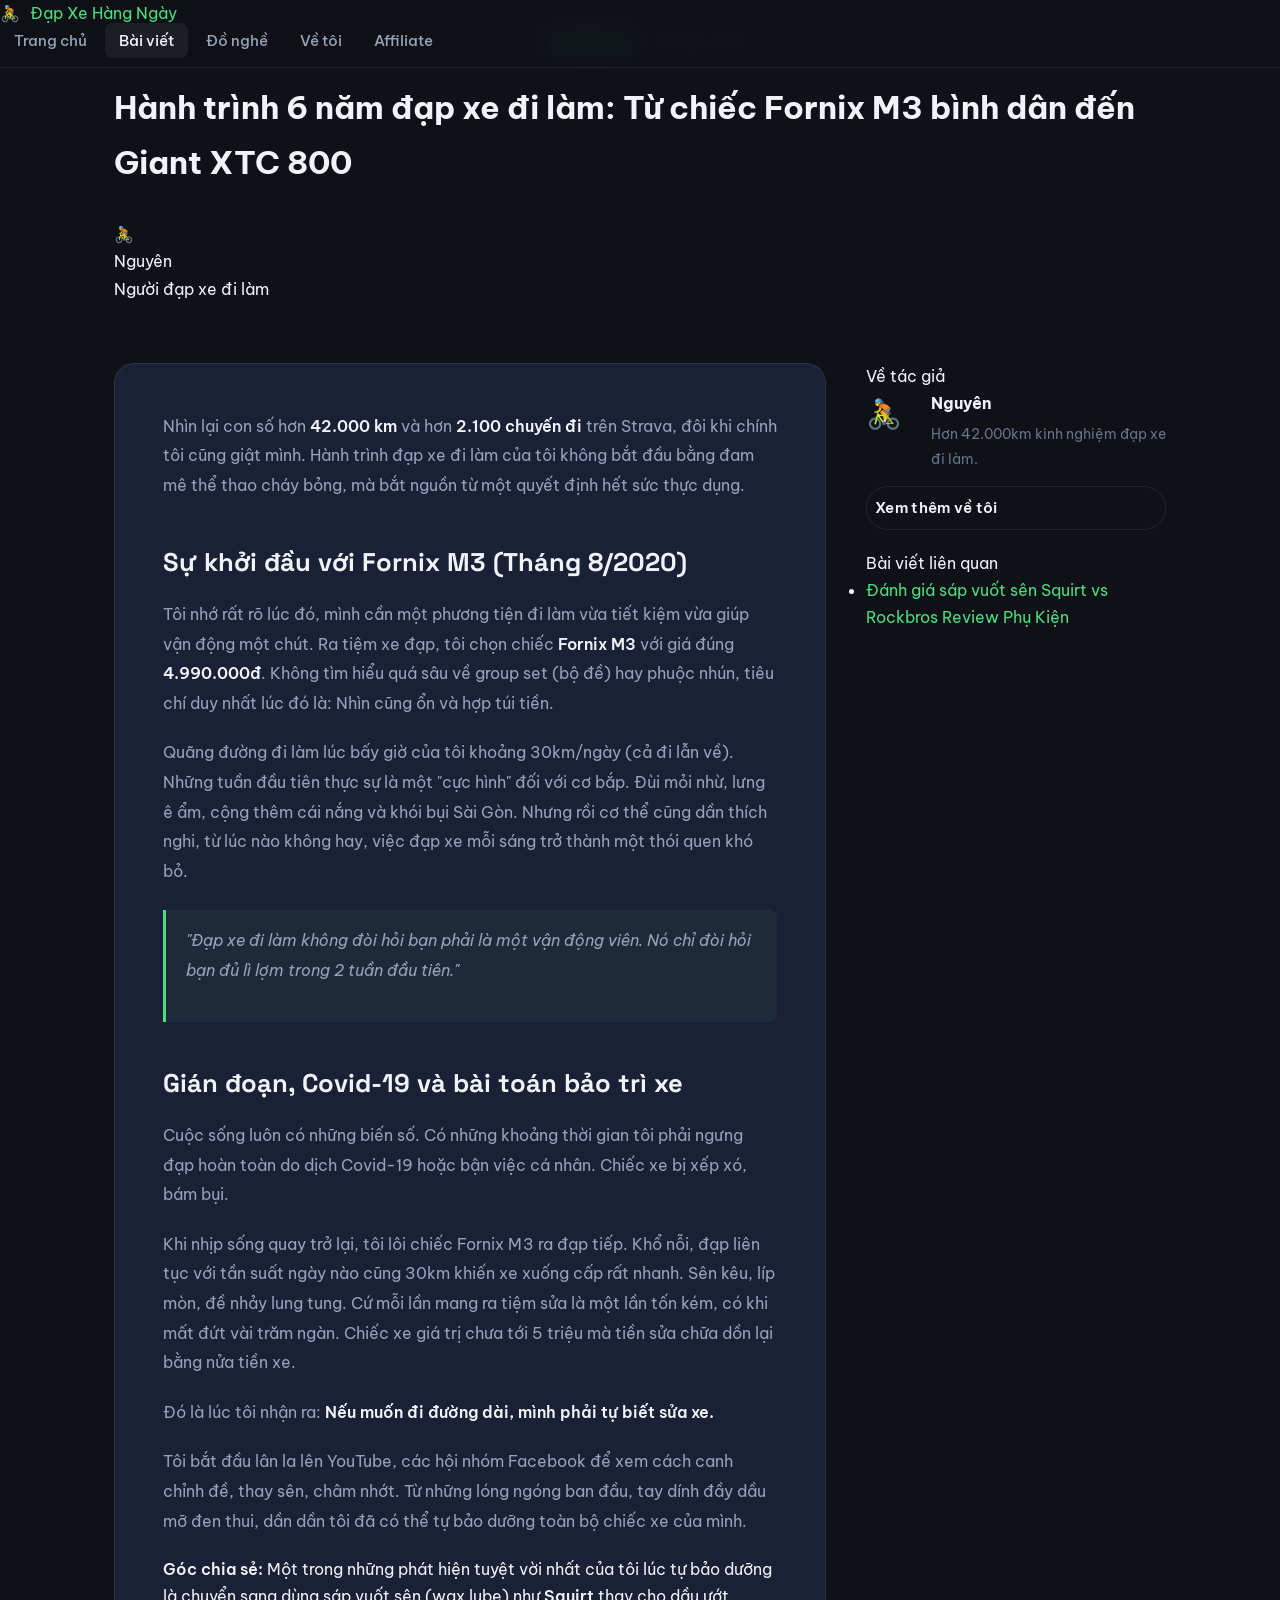
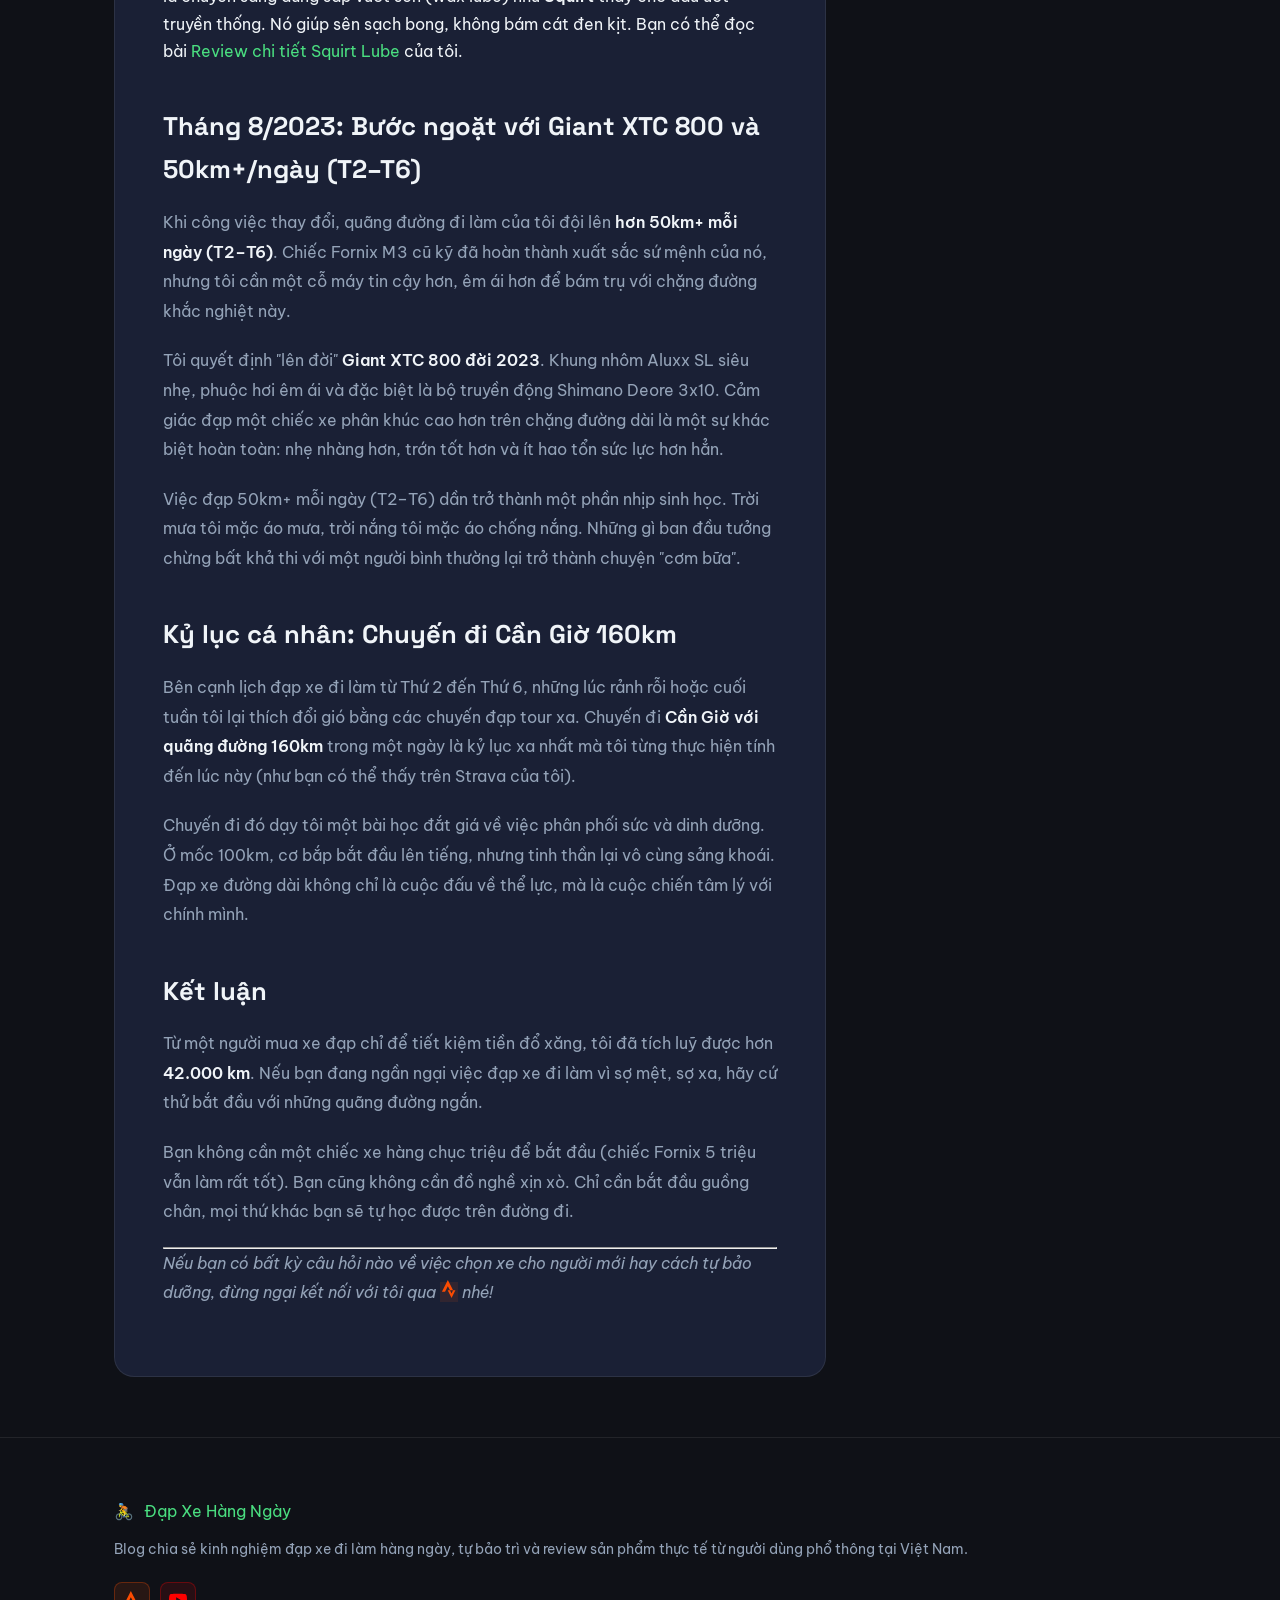
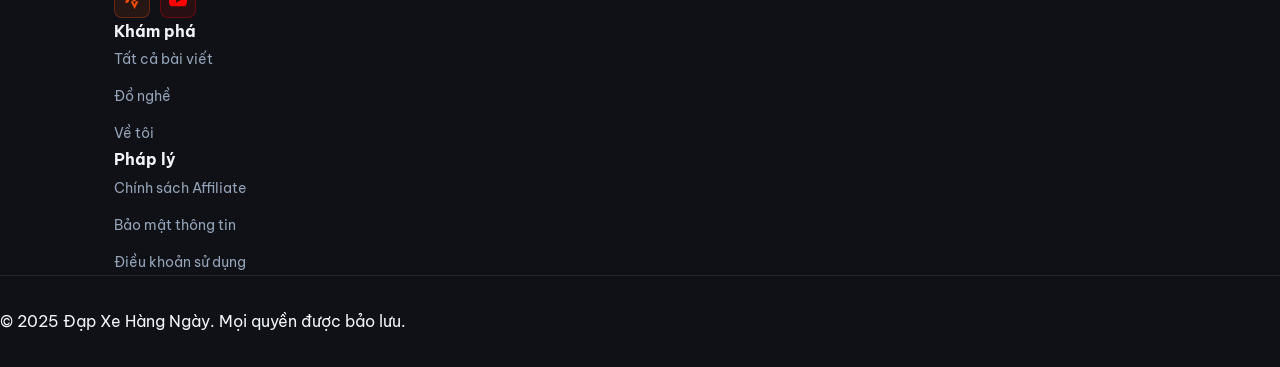
<file: posts/5-nam-dap-xe-di-lam.html>
﻿﻿<!DOCTYPE html>
<html lang="vi" data-theme="dark">

<head>
  <meta charset="UTF-8" />
  <meta name="viewport" content="width=device-width, initial-scale=1.0" />
  <title>Hành trình <span data-cycling-years>6</span> năm đạp xe đi làm: Từ Fornix M3 đến Giant XTC 800 | Đạp Xe Hàng
    Ngày</title>
  <meta name="description"
    content="Câu chuyện thực tế về Hành trình <span data-cycling-years>6</span> năm đạp xe đi làm, từ chặng đường 30km với Fornix M3 đến hơn 50km+/ngày (T2–T6) với Giant XTC 800 và kỷ lục 160km." />

  <link rel="preconnect" href="https://fonts.googleapis.com">
  <link rel="preconnect" href="https://fonts.gstatic.com" crossorigin>
  <link
    href="https://fonts.googleapis.com/css2?family=Inter:wght@400;500;600&family=Outfit:wght@600;700;800&display=swap"
    rel="stylesheet">

  <link rel="stylesheet" href="../css/style.css" />
</head>

<body>

  <!-- Navigation -->
  <nav class="navbar">
    <div class="nav-container">
      <a href="../index.html" class="nav-logo">
        <span class="logo-icon">🚴</span>
        <span class="logo-text">Đạp Xe Hàng Ngày</span>
      </a>

      <div class="mobile-menu-btn" id="mobile-menu-btn">
        <span></span><span></span><span></span>
      </div>

      <ul class="nav-links">
        <li><a href="../index.html">Trang chủ</a></li>
        <li><a href="../blog.html" class="active">Bài viết</a></li>
        <li><a href="../gear.html">Đồ nghề</a></li>
        <li><a href="../about.html">Về tôi</a></li>
        <li><a href="../legal/disclosure.html">Affiliate</a></li>
      </ul>
    </div>
  </nav>

  <!-- Post Header -->
  <header class="post-header">
    <div class="container">
      <div class="post-meta" style="justify-content: center; margin-bottom: 24px;">
        <span class="tag tag-green">Trải nghiệm</span>
        <span class="post-date">Tháng 8, 2025</span>
      </div>
      <h1 class="post-title-main">Hành trình <span data-cycling-years>6</span> năm đạp xe đi làm: Từ chiếc Fornix M3
        bình dân đến Giant XTC 800</h1>

      <div class="post-author" style="justify-content: center; margin-top: 32px;">
        <div class="author-avatar">🚴</div>
        <div class="author-info">
          <div class="author-name">Nguyên</div>
          <div class="author-role">Người đạp xe đi làm</div>
        </div>
      </div>
    </div>
  </header>

  <!-- Main Content -->
  <main class="container">
    <div class="post-layout">
      <!-- Article -->
      <article class="post-content">

        <p class="lead">Nhìn lại con số hơn <strong>42.000 km</strong> và hơn <strong>2.100 chuyến đi</strong> trên
          Strava, đôi khi chính tôi cũng giật mình. Hành trình đạp xe đi làm của tôi không bắt đầu bằng đam mê thể thao
          cháy bỏng, mà bắt nguồn từ một quyết định hết sức thực dụng.</p>

        <h2>Sự khởi đầu với Fornix M3 (Tháng 8/2020)</h2>
        <p>Tôi nhớ rất rõ lúc đó, mình cần một phương tiện đi làm vừa tiết kiệm vừa giúp vận động một chút. Ra tiệm xe
          đạp, tôi chọn chiếc <strong>Fornix M3</strong> với giá đúng <strong>4.990.000đ</strong>. Không tìm hiểu quá
          sâu về group set (bộ đề) hay phuộc nhún, tiêu chí duy nhất lúc đó là: Nhìn cũng ổn và hợp túi tiền.</p>

        <p>Quãng đường đi làm lúc bấy giờ của tôi khoảng 30km/ngày (cả đi lẫn về). Những tuần đầu tiên thực sự là một
          "cực hình" đối với cơ bắp. Đùi mỏi nhừ, lưng ê ẩm, cộng thêm cái nắng và khói bụi Sài Gòn. Nhưng rồi cơ thể
          cũng dần thích nghi, từ lúc nào không hay, việc đạp xe mỗi sáng trở thành một thói quen khó bỏ.</p>

        <blockquote>
          <p>"Đạp xe đi làm không đòi hỏi bạn phải là một vận động viên. Nó chỉ đòi hỏi bạn đủ lì lợm trong 2 tuần đầu
            tiên."</p>
        </blockquote>

        <h2>Gián đoạn, Covid-19 và bài toán bảo trì xe</h2>
        <p>Cuộc sống luôn có những biến số. Có những khoảng thời gian tôi phải ngưng đạp hoàn toàn do dịch Covid-19 hoặc
          bận việc cá nhân. Chiếc xe bị xếp xó, bám bụi.</p>

        <p>Khi nhịp sống quay trở lại, tôi lôi chiếc Fornix M3 ra đạp tiếp. Khổ nỗi, đạp liên tục với tần suất ngày nào
          cũng 30km khiến xe xuống cấp rất nhanh. Sên kêu, líp mòn, đề nhảy lung tung. Cứ mỗi lần mang ra tiệm sửa là
          một lần tốn kém, có khi mất đứt vài trăm ngàn. Chiếc xe giá trị chưa tới 5 triệu mà tiền sửa chữa dồn lại bằng
          nửa tiền xe.</p>

        <p>Đó là lúc tôi nhận ra: <strong>Nếu muốn đi đường dài, mình phải tự biết sửa xe.</strong></p>
        <p>Tôi bắt đầu lân la lên YouTube, các hội nhóm Facebook để xem cách canh chỉnh đề, thay sên, châm nhớt. Từ
          những lóng ngóng ban đầu, tay dính đầy dầu mỡ đen thui, dần dần tôi đã có thể tự bảo dưỡng toàn bộ chiếc xe
          của mình.</p>

        <div class="affiliate-box">
          <strong>Góc chia sẻ:</strong> Một trong những phát hiện tuyệt vời nhất của tôi lúc tự bảo dưỡng là chuyển sang
          dùng sáp vuốt sên (wax lube) như <strong>Squirt</strong> thay cho dầu ướt truyền thống. Nó giúp sên sạch bong,
          không bám cát đen kịt. Bạn có thể đọc bài <a href="squirt-vs-rockbros-lube.html">Review chi tiết Squirt
            Lube</a> của tôi.
        </div>

        <h2>Tháng 8/2023: Bước ngoặt với Giant XTC 800 và 50km+/ngày (T2–T6)</h2>
        <p>Khi công việc thay đổi, quãng đường đi làm của tôi đội lên <strong>hơn 50km+ mỗi ngày (T2–T6)</strong>. Chiếc
          Fornix M3 cũ kỹ đã hoàn thành xuất sắc sứ mệnh của nó, nhưng tôi cần một cỗ máy tin cậy hơn, êm ái hơn để bám
          trụ với chặng đường khắc nghiệt này.</p>

        <p>Tôi quyết định "lên đời" <strong>Giant XTC 800 đời 2023</strong>. Khung nhôm Aluxx SL siêu nhẹ, phuộc hơi êm
          ái và đặc biệt là bộ truyền động Shimano Deore 3x10. Cảm giác đạp một chiếc xe phân khúc cao hơn trên chặng
          đường dài là một sự khác biệt hoàn toàn: nhẹ nhàng hơn, trớn tốt hơn và ít hao tổn sức lực hơn hẳn.</p>

        <p>Việc đạp 50km+ mỗi ngày (T2–T6) dần trở thành một phần nhịp sinh học. Trời mưa tôi mặc áo mưa, trời nắng tôi
          mặc áo chống nắng. Những gì ban đầu tưởng chừng bất khả thi với một người bình thường lại trở thành chuyện
          "cơm bữa".</p>

        <h2>Kỷ lục cá nhân: Chuyến đi Cần Giờ 160km</h2>
        <p>Bên cạnh lịch đạp xe đi làm từ Thứ 2 đến Thứ 6, những lúc rảnh rỗi hoặc cuối tuần tôi lại thích đổi gió bằng
          các chuyến đạp tour xa. Chuyến đi <strong>Cần Giờ với quãng đường 160km</strong> trong một ngày là kỷ lục xa
          nhất mà tôi từng thực hiện tính đến lúc này (như bạn có thể thấy trên Strava của tôi).</p>

        <p>Chuyến đi đó dạy tôi một bài học đắt giá về việc phân phối sức và dinh dưỡng. Ở mốc 100km, cơ bắp bắt đầu lên
          tiếng, nhưng tinh thần lại vô cùng sảng khoái. Đạp xe đường dài không chỉ là cuộc đấu về thể lực, mà là cuộc
          chiến tâm lý với chính mình.</p>

        <h2>Kết luận</h2>
        <p>Từ một người mua xe đạp chỉ để tiết kiệm tiền đổ xăng, tôi đã tích luỹ được hơn <strong>42.000 km</strong>.
          Nếu bạn đang ngần ngại việc đạp xe đi làm vì sợ mệt, sợ xa, hãy cứ thử bắt đầu với những quãng đường ngắn.</p>

        <p>Bạn không cần một chiếc xe hàng chục triệu để bắt đầu (chiếc Fornix 5 triệu vẫn làm rất tốt). Bạn cũng không
          cần đồ nghề xịn xò. Chỉ cần bắt đầu guồng chân, mọi thứ khác bạn sẽ tự học được trên đường đi.</p>

        <hr />

        <p><em>Nếu bạn có bất kỳ câu hỏi nào về việc chọn xe cho người mới hay cách tự bảo dưỡng, đừng ngại kết nối với
            tôi qua <a href="https://strava.app.link/f4afHtrCl5b" target="_blank" rel="noopener noreferrer" aria-label="Strava" title="Strava" style="color:#fc4c02; border-color:rgba(252,76,2,0.3); background:rgba(252,76,2,0.1);"><svg width="18" height="18" viewBox="0 0 24 24" fill="currentColor"><path d="M15.387 17.944l-2.089-4.116h-3.065L15.387 24l5.15-10.172h-3.066m-7.008-5.599l2.836 5.598h4.172L10.463 0l-7.92 15.602h4.172"/></svg></a>
            nhé!</em></p>

      </article>

      <!-- Sidebar -->
      <aside class="post-sidebar">
        <!-- Author Widget -->
        <div class="sidebar-widget">
          <div class="widget-title">Về tác giả</div>
          <div style="display:flex; gap:15px; margin-bottom: 15px;">
            <div class="author-avatar" style="width:60px;height:60px;font-size:1.8rem;">🚴</div>
            <div>
              <h4 style="margin:0 0 5px 0;">Nguyên</h4>
              <p style="margin:0; font-size:0.9rem; color:var(--text-muted);">Hơn 42.000km kinh nghiệm đạp xe đi làm.
              </p>
            </div>
          </div>
          <a href="../about.html" class="btn btn-outline" style="width:100%; text-align:center; padding:8px;">Xem thêm
            về tôi</a>
        </div>

        <!-- Related Posts Widget -->
        <div class="sidebar-widget">
          <div class="widget-title">Bài viết liên quan</div>
          <ul class="related-posts">
            <li>
              <a href="squirt-vs-rockbros-lube.html" class="related-post-link">
                <span class="related-post-title">Đánh giá sáp vuốt sên Squirt vs Rockbros</span>
                <span class="related-post-date">Review Phụ Kiện</span>
              </a>
            </li>
          </ul>
        </div>
      </aside>
    </div>
  </main>

  <!-- Footer -->
  <footer class="footer">
    <div class="container footer-content">
      <div class="footer-col">
        <a href="../index.html" class="nav-logo">
          <span class="logo-icon">🚴</span>
          <span class="logo-text">Đạp Xe Hàng Ngày</span>
        </a>
        <p class="footer-brand-desc">Blog chia sẻ kinh nghiệm đạp xe đi làm hàng ngày, tự bảo trì và review sản phẩm
          thực tế từ người dùng phổ thông tại Việt Nam.</p>
        <div class="footer-social">
          <a href="https://strava.app.link/f4afHtrCl5b" target="_blank" rel="noopener noreferrer" aria-label="Strava" title="Strava" style="color:#fc4c02; border-color:rgba(252,76,2,0.3); background:rgba(252,76,2,0.1);"><svg width="18" height="18" viewBox="0 0 24 24" fill="currentColor"><path d="M15.387 17.944l-2.089-4.116h-3.065L15.387 24l5.15-10.172h-3.066m-7.008-5.599l2.836 5.598h4.172L10.463 0l-7.92 15.602h4.172"/></svg></a>
          <a href="https://www.youtube.com/channel/UCYVFktTWsTMPL3I8nPLs-sw" target="_blank" rel="noopener noreferrer" aria-label="YouTube" title="YouTube" style="color:#FF0000; border-color:rgba(255,0,0,0.3); background:rgba(255,0,0,0.1);"><svg width="18" height="18" viewBox="0 0 24 24" fill="currentColor"><path d="M23.498 6.186a3.016 3.016 0 0 0-2.122-2.136C19.505 3.545 12 3.545 12 3.545s-7.505 0-9.377.505A3.017 3.017 0 0 0 .502 6.186C0 8.07 0 12 0 12s0 3.93.502 5.814a3.016 3.016 0 0 0 2.122 2.136c1.871.505 9.376.505 9.376.505s7.505 0 9.377-.505a3.015 3.015 0 0 0 2.122-2.136C24 15.93 24 12 24 12s0-3.93-.502-5.814zM9.545 15.568V8.432L15.818 12l-6.273 3.568z"/></svg></a>
        </div>
      </div>

      <div class="footer-col">
        <h4 class="footer-title">Khám phá</h4>
        <ul class="footer-links">
          <li><a href="../blog.html">Tất cả bài viết</a></li>
          <li><a href="../gear.html">Đồ nghề</a></li>
          <li><a href="../about.html">Về tôi</a></li>
        </ul>
      </div>

      <div class="footer-col">
        <h4 class="footer-title">Pháp lý</h4>
        <ul class="footer-links">
          <li><a href="../legal/disclosure.html">Chính sách Affiliate</a></li>
          <li><a href="../legal/privacy-policy.html">Bảo mật thông tin</a></li>
          <li><a href="../legal/terms.html">Điều khoản sử dụng</a></li>
        </ul>
      </div>
    </div>
    <div class="footer-bottom">
      <p>&copy; 2025 Đạp Xe Hàng Ngày. Mọi quyền được bảo lưu.</p>
    </div>
  </footer>

  <script src="../js/main.js"></script>
</body>

</html>
</file>
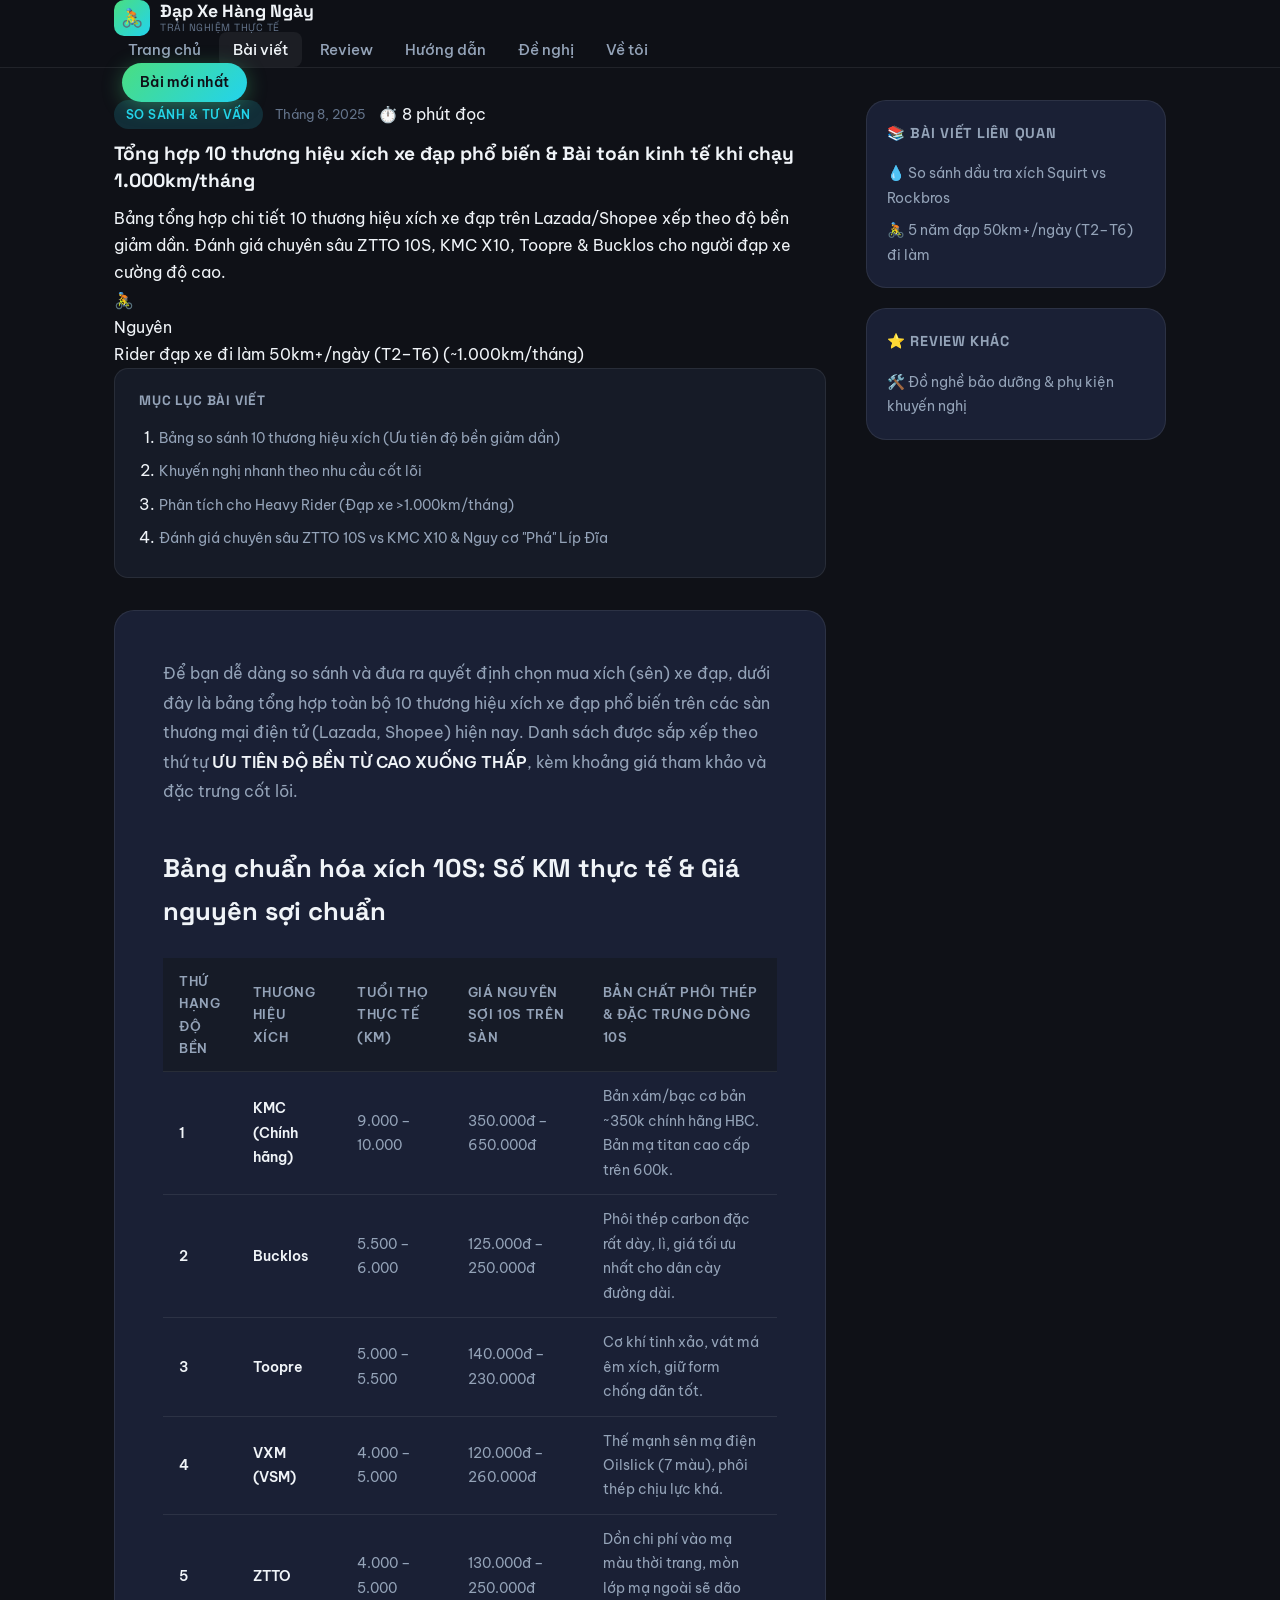
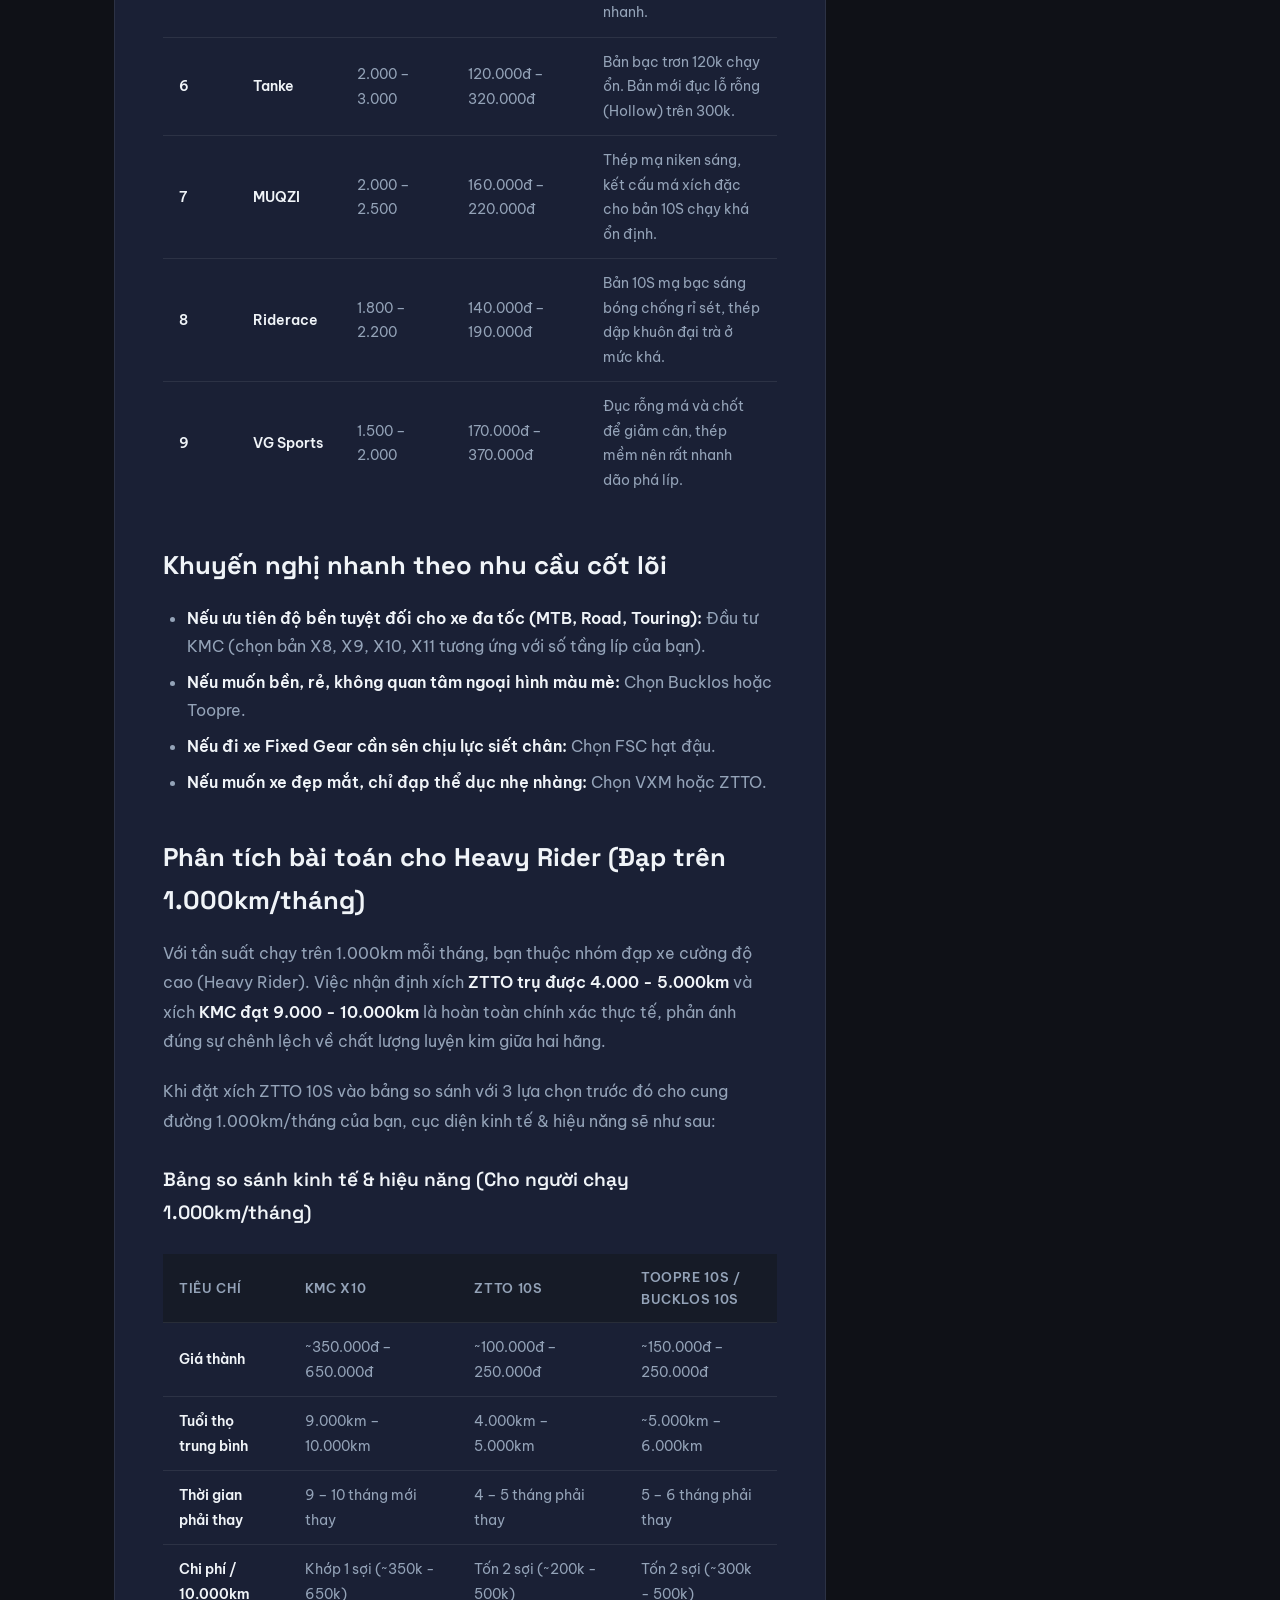
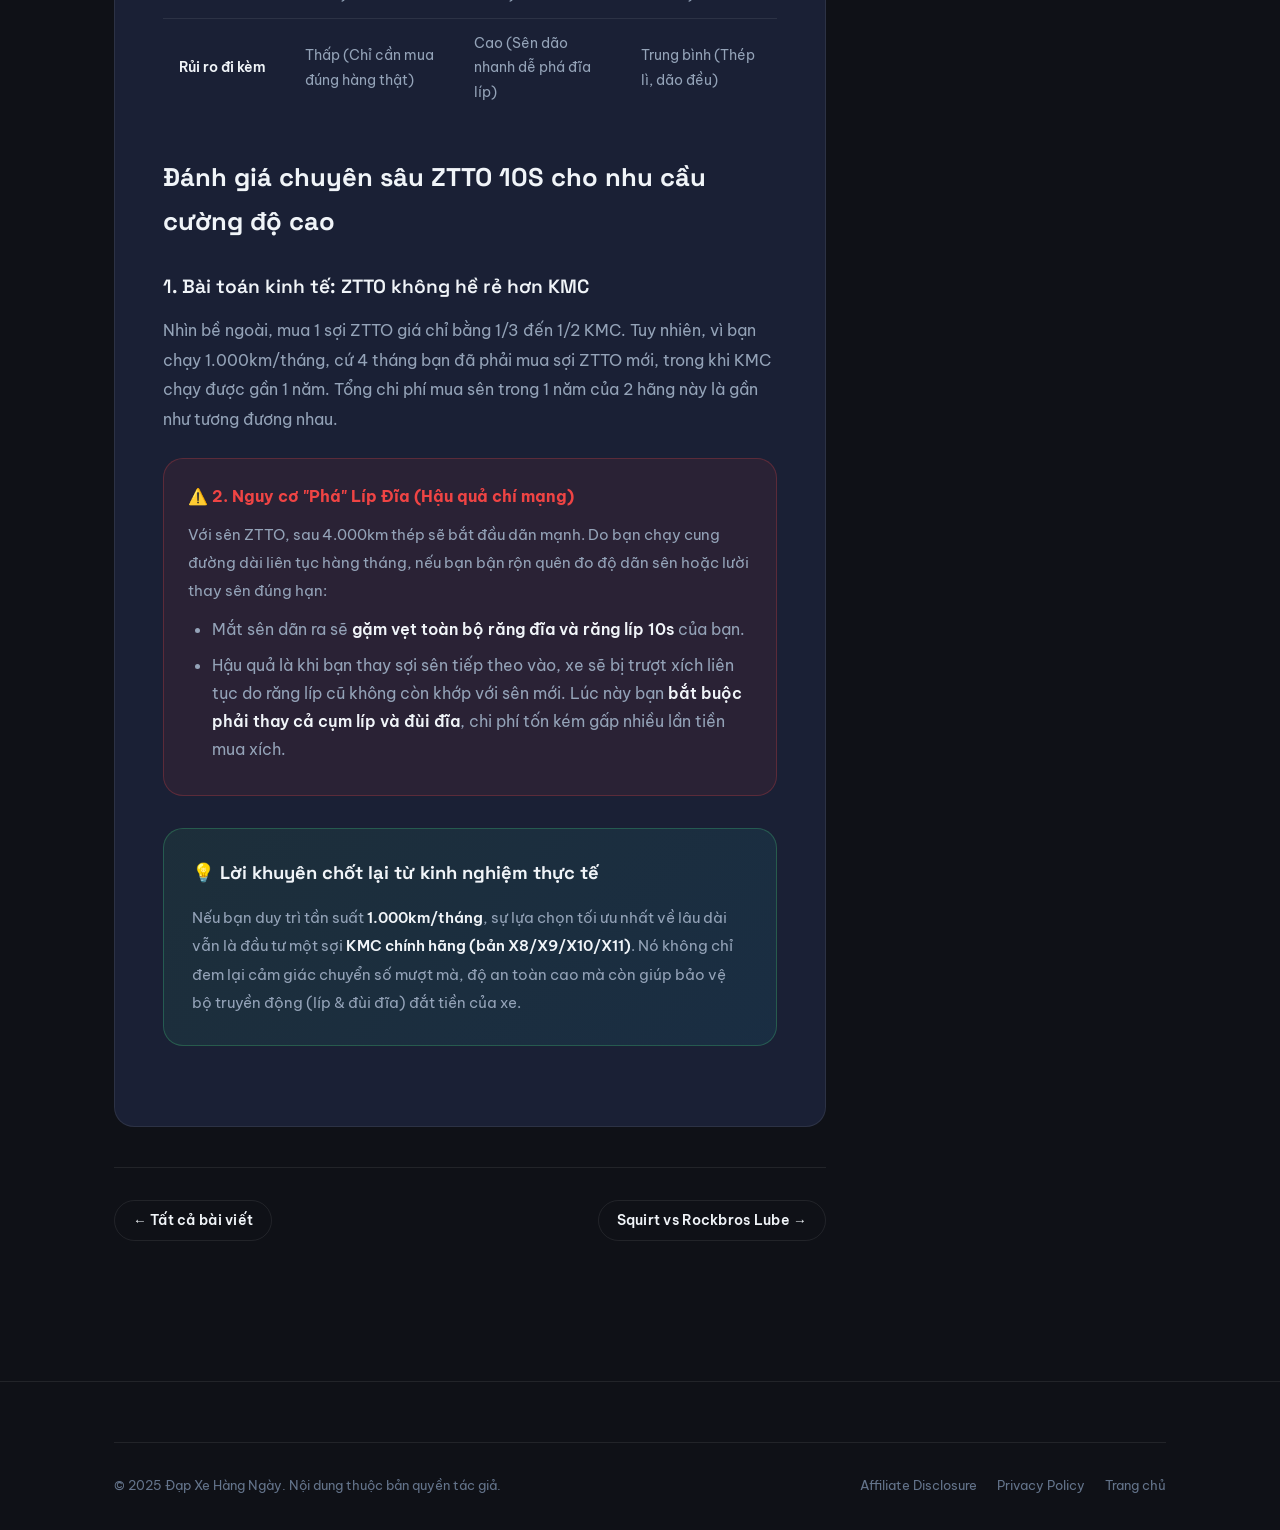
<file: posts/sen-xich-kmc-vs-ztto.html>
<!DOCTYPE html>
<html lang="vi">
<head>
  <meta charset="UTF-8" />
  <meta name="viewport" content="width=device-width, initial-scale=1.0" />
  <title>Tổng hợp 10 thương hiệu xích xe đạp & Đánh giá kinh tế khi chạy 1.000km/tháng | Đạp Xe Hàng Ngày</title>
  <meta name="description" content="Bảng so sánh 10 hãng xích xe đạp phổ biến trên Lazada & Shopee theo thứ tự ưu tiên độ bền từ cao xuống thấp. Đánh giá chi tiết ZTTO 10S vs KMC X10 cho người đạp xe 1.000km/tháng." />
  <link rel="icon" href="data:image/svg+xml,<svg xmlns='http://www.w3.org/2000/svg' viewBox='0 0 100 100'><text y='.9em' font-size='90'>🚴</text></svg>" />
  <link rel="stylesheet" href="../css/style.css" />
  <style>
    #readingProgress {
      position: fixed; top: 0; left: 0; height: 3px;
      background: linear-gradient(90deg, #4ade80, #22d3ee);
      width: 0%; z-index: 9999; transition: width 0.1s;
    }
    .toc {
      background: var(--bg-secondary);
      border: 1px solid var(--border-color);
      border-radius: var(--radius-md);
      padding: 20px 24px;
      margin-bottom: 32px;
    }
    .toc-title {
      font-family: var(--font-heading);
      font-size: 0.85rem;
      font-weight: 700;
      text-transform: uppercase;
      letter-spacing: 0.06em;
      color: var(--text-secondary);
      margin-bottom: 12px;
    }
    .toc ol { margin-left: 20px; }
    .toc li { margin-bottom: 6px; }
    .toc-link {
      font-size: 0.9rem;
      color: var(--text-secondary);
      transition: color 0.2s;
    }
    .toc-link:hover, .toc-link.active { color: var(--accent-primary); }

    .verdict-box {
      background: linear-gradient(135deg, rgba(74,222,128,0.08), rgba(34,211,238,0.08));
      border: 1px solid rgba(74,222,128,0.25);
      border-radius: var(--radius-lg);
      padding: 28px;
      margin: 32px 0;
    }
    .verdict-title {
      font-family: var(--font-heading);
      font-size: 1.15rem;
      font-weight: 700;
      color: var(--text-primary);
      margin-bottom: 16px;
    }

    .warning-card {
      background: rgba(239, 68, 68, 0.08);
      border: 1px solid rgba(239, 68, 68, 0.25);
      border-radius: var(--radius-lg);
      padding: 24px;
      margin: 24px 0;
    }
    .warning-title {
      font-weight: 700;
      color: #ef4444;
      margin-bottom: 10px;
      display: flex;
      align-items: center;
      gap: 8px;
    }
  </style>
</head>
<body>

<div id="readingProgress"></div>

<!-- HEADER / NAV -->
<nav class="navbar">
  <div class="container navbar-content">
    <a href="../index.html" class="nav-logo">
      <div class="nav-logo-icon">🚴</div>
      <div class="nav-logo-text">Đạp Xe Hàng Ngày<span class="nav-logo-sub">Trải nghiệm thực tế</span></div>
    </a>
    <ul class="nav-links">
      <li><a href="../index.html">Trang chủ</a></li>
      <li><a href="../blog.html" class="active">Bài viết</a></li>
      <li><a href="../reviews.html">Review</a></li>
      <li><a href="../guides.html">Hướng dẫn</a></li>
      <li><a href="../gear.html">Đề nghị</a></li>
      <li><a href="../about.html">Về tôi</a></li>
    </ul>
    <a href="../blog.html" class="btn btn-primary btn-sm nav-cta">Bài mới nhất</a>
    <button class="nav-toggle" id="navToggle" aria-label="Mở menu" aria-expanded="false"><span></span><span></span><span></span></button>
  </div>
</nav>

<nav class="mobile-menu" id="mobileMenu">
  <a href="../index.html">🏠 Trang chủ</a>
  <a href="../blog.html">📚 Bài viết</a>
  <a href="../reviews.html">⭐ Review</a>
  <a href="../guides.html">🛠️ Hướng dẫn</a>
  <a href="../about.html">👤 Về tôi</a>
</nav>

<main>
  <div class="container" style="padding-top:40px; padding-bottom:80px;">
    
    <div class="post-layout">
      <article class="post-article">

        <!-- Post Header -->
        <header class="post-header">
          <div class="post-meta">
            <span class="tag tag-cyan">So sánh & Tư vấn</span>
            <span class="post-date">Tháng 8, 2025</span>
            <span class="post-readtime">⏱️ 8 phút đọc</span>
          </div>
          <h1 class="post-title">Tổng hợp 10 thương hiệu xích xe đạp phổ biến & Bài toán kinh tế khi chạy 1.000km/tháng</h1>
          <p class="post-lead">
            Bảng tổng hợp chi tiết 10 thương hiệu xích xe đạp trên Lazada/Shopee xếp theo độ bền giảm dần. Đánh giá chuyên sâu ZTTO 10S, KMC X10, Toopre & Bucklos cho người đạp xe cường độ cao.
          </p>
          <div class="post-author">
            <div class="author-avatar">🚴</div>
            <div>
              <div class="author-name">Nguyên</div>
              <div class="author-title">Rider đạp xe đi làm 50km+/ngày (T2–T6) (~1.000km/tháng)</div>
            </div>
          </div>
        </header>

        <!-- TOC -->
        <div class="toc">
          <div class="toc-title">Mục lục bài viết</div>
          <ol>
            <li><a href="#bang-so-sanh-10-hang" class="toc-link">Bảng so sánh 10 thương hiệu xích (Ưu tiên độ bền giảm dần)</a></li>
            <li><a href="#khuyen-nghi-nhanh" class="toc-link">Khuyến nghị nhanh theo nhu cầu cốt lõi</a></li>
            <li><a href="#dap-1000km-thang" class="toc-link">Phân tích cho Heavy Rider (Đạp xe >1.000km/tháng)</a></li>
            <li><a href="#danh-gia-ztto-10s" class="toc-link">Đánh giá chuyên sâu ZTTO 10S vs KMC X10 & Nguy cơ "Phá" Líp Đĩa</a></li>
          </ol>
        </div>

        <!-- Post Content -->
        <div class="post-content">
          <p>
            Để bạn dễ dàng so sánh và đưa ra quyết định chọn mua xích (sên) xe đạp, dưới đây là bảng tổng hợp toàn bộ 10 thương hiệu xích xe đạp phổ biến trên các sàn thương mại điện tử (Lazada, Shopee) hiện nay. Danh sách được sắp xếp theo thứ tự <strong>ƯU TIÊN ĐỘ BỀN TỪ CAO XUỐNG THẤP</strong>, kèm khoảng giá tham khảo và đặc trưng cốt lõi.
          </p>

          <h2 id="bang-so-sanh-10-hang">Bảng chuẩn hóa xích 10S: Số KM thực tế & Giá nguyên sợi chuẩn</h2>

          <table>
            <thead>
              <tr>
                <th style="width: 8%;">Thứ hạng độ bền</th>
                <th style="width: 17%;">Thương hiệu xích</th>
                <th style="width: 18%;">Tuổi thọ thực tế (km)</th>
                <th style="width: 22%;">Giá nguyên sợi 10S trên sàn</th>
                <th>Bản chất phôi thép & Đặc trưng dòng 10S</th>
              </tr>
            </thead>
            <tbody>
              <tr>
                <td><strong>1</strong></td>
                <td><strong>KMC (Chính hãng)</strong></td>
                <td>9.000 – 10.000</td>
                <td>350.000đ – 650.000đ</td>
                <td>Bản xám/bạc cơ bản ~350k chính hãng HBC. Bản mạ titan cao cấp trên 600k.</td>
              </tr>
              <tr>
                <td><strong>2</strong></td>
                <td><strong>Bucklos</strong></td>
                <td>5.500 – 6.000</td>
                <td>125.000đ – 250.000đ</td>
                <td>Phôi thép carbon đặc rất dày, lì, giá tối ưu nhất cho dân cày đường dài.</td>
              </tr>
              <tr>
                <td><strong>3</strong></td>
                <td><strong>Toopre</strong></td>
                <td>5.000 – 5.500</td>
                <td>140.000đ – 230.000đ</td>
                <td>Cơ khí tinh xảo, vát má êm xích, giữ form chống dãn tốt.</td>
              </tr>
              <tr>
                <td><strong>4</strong></td>
                <td><strong>VXM (VSM)</strong></td>
                <td>4.000 – 5.000</td>
                <td>120.000đ – 260.000đ</td>
                <td>Thế mạnh sên mạ điện Oilslick (7 màu), phôi thép chịu lực khá.</td>
              </tr>
              <tr>
                <td><strong>5</strong></td>
                <td><strong>ZTTO</strong></td>
                <td>4.000 – 5.000</td>
                <td>130.000đ – 250.000đ</td>
                <td>Dồn chi phí vào mạ màu thời trang, mòn lớp mạ ngoài sẽ dão nhanh.</td>
              </tr>
              <tr>
                <td><strong>6</strong></td>
                <td><strong>Tanke</strong></td>
                <td>2.000 – 3.000</td>
                <td>120.000đ – 320.000đ</td>
                <td>Bản bạc trơn 120k chạy ổn. Bản mới đục lỗ rỗng (Hollow) trên 300k.</td>
              </tr>
              <tr>
                <td><strong>7</strong></td>
                <td><strong>MUQZI</strong></td>
                <td>2.000 – 2.500</td>
                <td>160.000đ – 220.000đ</td>
                <td>Thép mạ niken sáng, kết cấu má xích đặc cho bản 10S chạy khá ổn định.</td>
              </tr>
              <tr>
                <td><strong>8</strong></td>
                <td><strong>Riderace</strong></td>
                <td>1.800 – 2.200</td>
                <td>140.000đ – 190.000đ</td>
                <td>Bản 10S mạ bạc sáng bóng chống rỉ sét, thép dập khuôn đại trà ở mức khá.</td>
              </tr>
              <tr>
                <td><strong>9</strong></td>
                <td><strong>VG Sports</strong></td>
                <td>1.500 – 2.000</td>
                <td>170.000đ – 370.000đ</td>
                <td>Đục rỗng má và chốt để giảm cân, thép mềm nên rất nhanh dão phá líp.</td>
              </tr>
            </tbody>
          </table>

          <h2 id="khuyen-nghi-nhanh">Khuyến nghị nhanh theo nhu cầu cốt lõi</h2>
          <ul>
            <li><strong>Nếu ưu tiên độ bền tuyệt đối cho xe đa tốc (MTB, Road, Touring):</strong> Đầu tư KMC (chọn bản X8, X9, X10, X11 tương ứng với số tầng líp của bạn).</li>
            <li><strong>Nếu muốn bền, rẻ, không quan tâm ngoại hình màu mè:</strong> Chọn Bucklos hoặc Toopre.</li>
            <li><strong>Nếu đi xe Fixed Gear cần sên chịu lực siết chân:</strong> Chọn FSC hạt đậu.</li>
            <li><strong>Nếu muốn xe đẹp mắt, chỉ đạp thể dục nhẹ nhàng:</strong> Chọn VXM hoặc ZTTO.</li>
          </ul>

          <h2 id="dap-1000km-thang">Phân tích bài toán cho Heavy Rider (Đạp trên 1.000km/tháng)</h2>
          <p>
            Với tần suất chạy trên 1.000km mỗi tháng, bạn thuộc nhóm đạp xe cường độ cao (Heavy Rider). Việc nhận định xích <strong>ZTTO trụ được 4.000 - 5.000km</strong> và xích <strong>KMC đạt 9.000 - 10.000km</strong> là hoàn toàn chính xác thực tế, phản ánh đúng sự chênh lệch về chất lượng luyện kim giữa hai hãng.
          </p>
          <p>
            Khi đặt xích ZTTO 10S vào bảng so sánh với 3 lựa chọn trước đó cho cung đường 1.000km/tháng của bạn, cục diện kinh tế & hiệu năng sẽ như sau:
          </p>

          <h3>Bảng so sánh kinh tế & hiệu năng (Cho người chạy 1.000km/tháng)</h3>

          <table>
            <thead>
              <tr>
                <th>Tiêu chí</th>
                <th>KMC X10</th>
                <th>ZTTO 10S</th>
                <th>Toopre 10S / Bucklos 10S</th>
              </tr>
            </thead>
            <tbody>
              <tr>
                <td><strong>Giá thành</strong></td>
                <td>~350.000đ – 650.000đ</td>
                <td>~100.000đ – 250.000đ</td>
                <td>~150.000đ – 250.000đ</td>
              </tr>
              <tr>
                <td><strong>Tuổi thọ trung bình</strong></td>
                <td>9.000km – 10.000km</td>
                <td>4.000km – 5.000km</td>
                <td>~5.000km – 6.000km</td>
              </tr>
              <tr>
                <td><strong>Thời gian phải thay</strong></td>
                <td>9 – 10 tháng mới thay</td>
                <td>4 – 5 tháng phải thay</td>
                <td>5 – 6 tháng phải thay</td>
              </tr>
              <tr>
                <td><strong>Chi phí / 10.000km</strong></td>
                <td>Khớp 1 sợi (~350k - 650k)</td>
                <td>Tốn 2 sợi (~200k - 500k)</td>
                <td>Tốn 2 sợi (~300k - 500k)</td>
              </tr>
              <tr>
                <td><strong>Rủi ro đi kèm</strong></td>
                <td>Thấp (Chỉ cần mua đúng hàng thật)</td>
                <td>Cao (Sên dão nhanh dễ phá đĩa líp)</td>
                <td>Trung bình (Thép lì, dão đều)</td>
              </tr>
            </tbody>
          </table>

          <h2 id="danh-gia-ztto-10s">Đánh giá chuyên sâu ZTTO 10S cho nhu cầu cường độ cao</h2>

          <h3>1. Bài toán kinh tế: ZTTO không hề rẻ hơn KMC</h3>
          <p>
            Nhìn bề ngoài, mua 1 sợi ZTTO giá chỉ bằng 1/3 đến 1/2 KMC. Tuy nhiên, vì bạn chạy 1.000km/tháng, cứ 4 tháng bạn đã phải mua sợi ZTTO mới, trong khi KMC chạy được gần 1 năm. Tổng chi phí mua sên trong 1 năm của 2 hãng này là gần như tương đương nhau.
          </p>

          <div class="warning-card">
            <div class="warning-title">⚠️ 2. Nguy cơ "Phá" Líp Đĩa (Hậu quả chí mạng)</div>
            <p style="margin:0; font-size:0.95rem; color:var(--text-secondary);">
              Với sên ZTTO, sau 4.000km thép sẽ bắt đầu dãn mạnh. Do bạn chạy cung đường dài liên tục hàng tháng, nếu bạn bận rộn quên đo độ dãn sên hoặc lười thay sên đúng hạn:
            </p>
            <ul style="margin-top:10px; margin-bottom:0;">
              <li>Mắt sên dãn ra sẽ <strong>gặm vẹt toàn bộ răng đĩa và răng líp 10s</strong> của bạn.</li>
              <li>Hậu quả là khi bạn thay sợi sên tiếp theo vào, xe sẽ bị trượt xích liên tục do răng líp cũ không còn khớp với sên mới. Lúc này bạn <strong>bắt buộc phải thay cả cụm líp và đùi đĩa</strong>, chi phí tốn kém gấp nhiều lần tiền mua xích.</li>
            </ul>
          </div>

          <div class="verdict-box">
            <div class="verdict-title">💡 Lời khuyên chốt lại từ kinh nghiệm thực tế</div>
            <p style="margin:0; font-size:0.95rem; color:var(--text-secondary);">
              Nếu bạn duy trì tần suất <strong>1.000km/tháng</strong>, sự lựa chọn tối ưu nhất về lâu dài vẫn là đầu tư một sợi <strong>KMC chính hãng (bản X8/X9/X10/X11)</strong>. Nó không chỉ đem lại cảm giác chuyển số mượt mà, độ an toàn cao mà còn giúp bảo vệ bộ truyền động (líp & đùi đĩa) đắt tiền của xe.
            </p>
          </div>

        </div><!-- /post-content -->

        <!-- Post Navigation -->
        <div style="display:flex;justify-content:space-between;margin-top:40px;padding-top:32px;border-top:1px solid var(--border-color);flex-wrap:wrap;gap:12px;">
          <a href="../blog.html" class="btn btn-outline btn-sm">← Tất cả bài viết</a>
          <a href="squirt-vs-rockbros-lube.html" class="btn btn-outline btn-sm">Squirt vs Rockbros Lube →</a>
        </div>

      </article>

      <!-- Sidebar -->
      <aside class="post-sidebar">

        <div class="sidebar-card">
          <div class="sidebar-card-title">📚 Bài viết liên quan</div>
          <ul class="sidebar-links">
            <li><a href="squirt-vs-rockbros-lube.html">💧 So sánh dầu tra xích Squirt vs Rockbros</a></li>
            <li><a href="5-nam-dap-xe-di-lam.html">🚴 5 năm đạp 50km+/ngày (T2–T6) đi làm</a></li>
          </ul>
        </div>

        <div class="sidebar-card">
          <div class="sidebar-card-title">⭐ Review khác</div>
          <ul class="sidebar-links">
            <li><a href="../gear.html">🛠️ Đồ nghề bảo dưỡng & phụ kiện khuyến nghị</a></li>
          </ul>
        </div>

      </aside>

    </div>
  </div>
</main>

<!-- FOOTER -->
<footer class="footer">
  <div class="container">
    <div class="footer-bottom">
      <p class="footer-copy">&copy; 2025 Đạp Xe Hàng Ngày. Nội dung thuộc bản quyền tác giả.</p>
      <div class="footer-legal">
        <a href="../legal/disclosure.html">Affiliate Disclosure</a>
        <a href="../legal/privacy-policy.html">Privacy Policy</a>
        <a href="../index.html">Trang chủ</a>
      </div>
    </div>
  </div>
</footer>

<button id="backToTop" aria-label="Về đầu trang" style="position:fixed;bottom:24px;right:24px;width:44px;height:44px;border-radius:50%;background:var(--accent-primary);color:#0f1117;border:none;font-size:20px;cursor:pointer;opacity:0;transition:opacity 0.3s;z-index:999;display:flex;align-items:center;justify-content:center;">↑</button>

<script src="../js/main.js"></script>
</body>
</html>
</file>
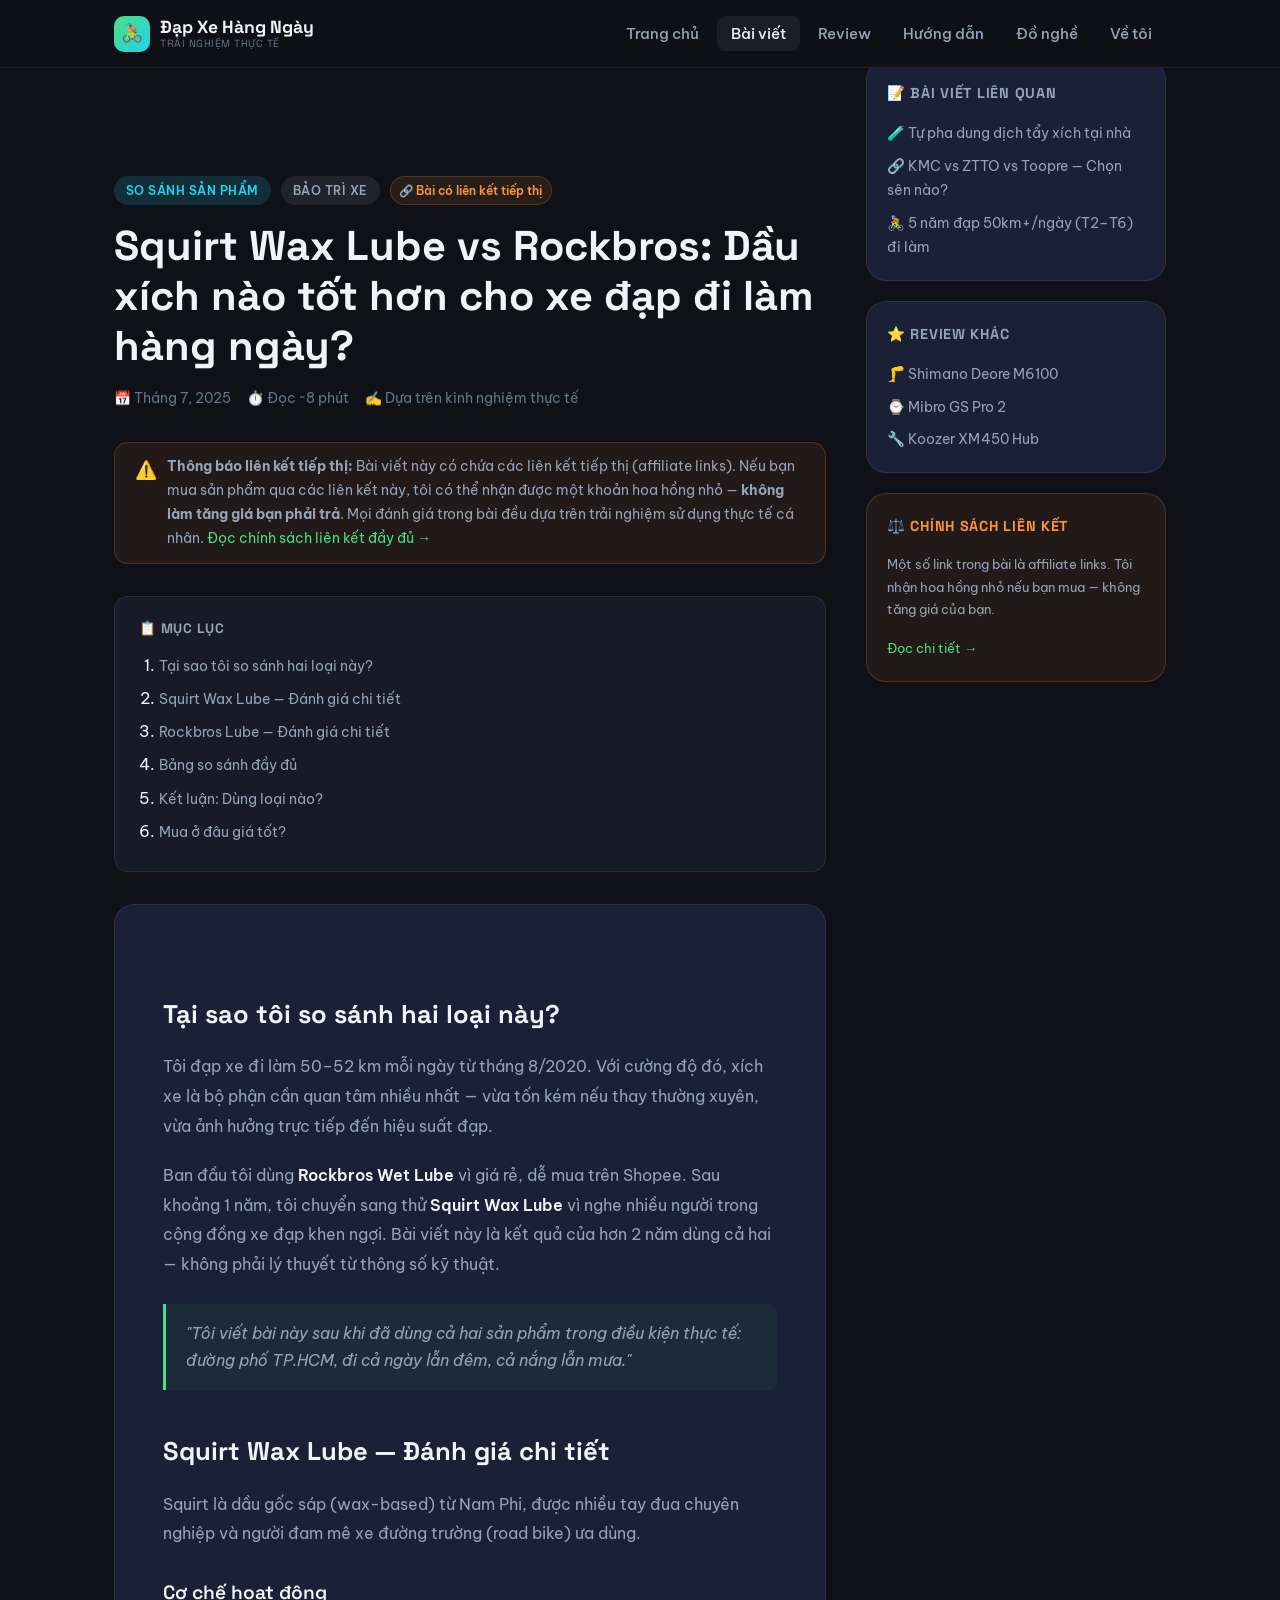
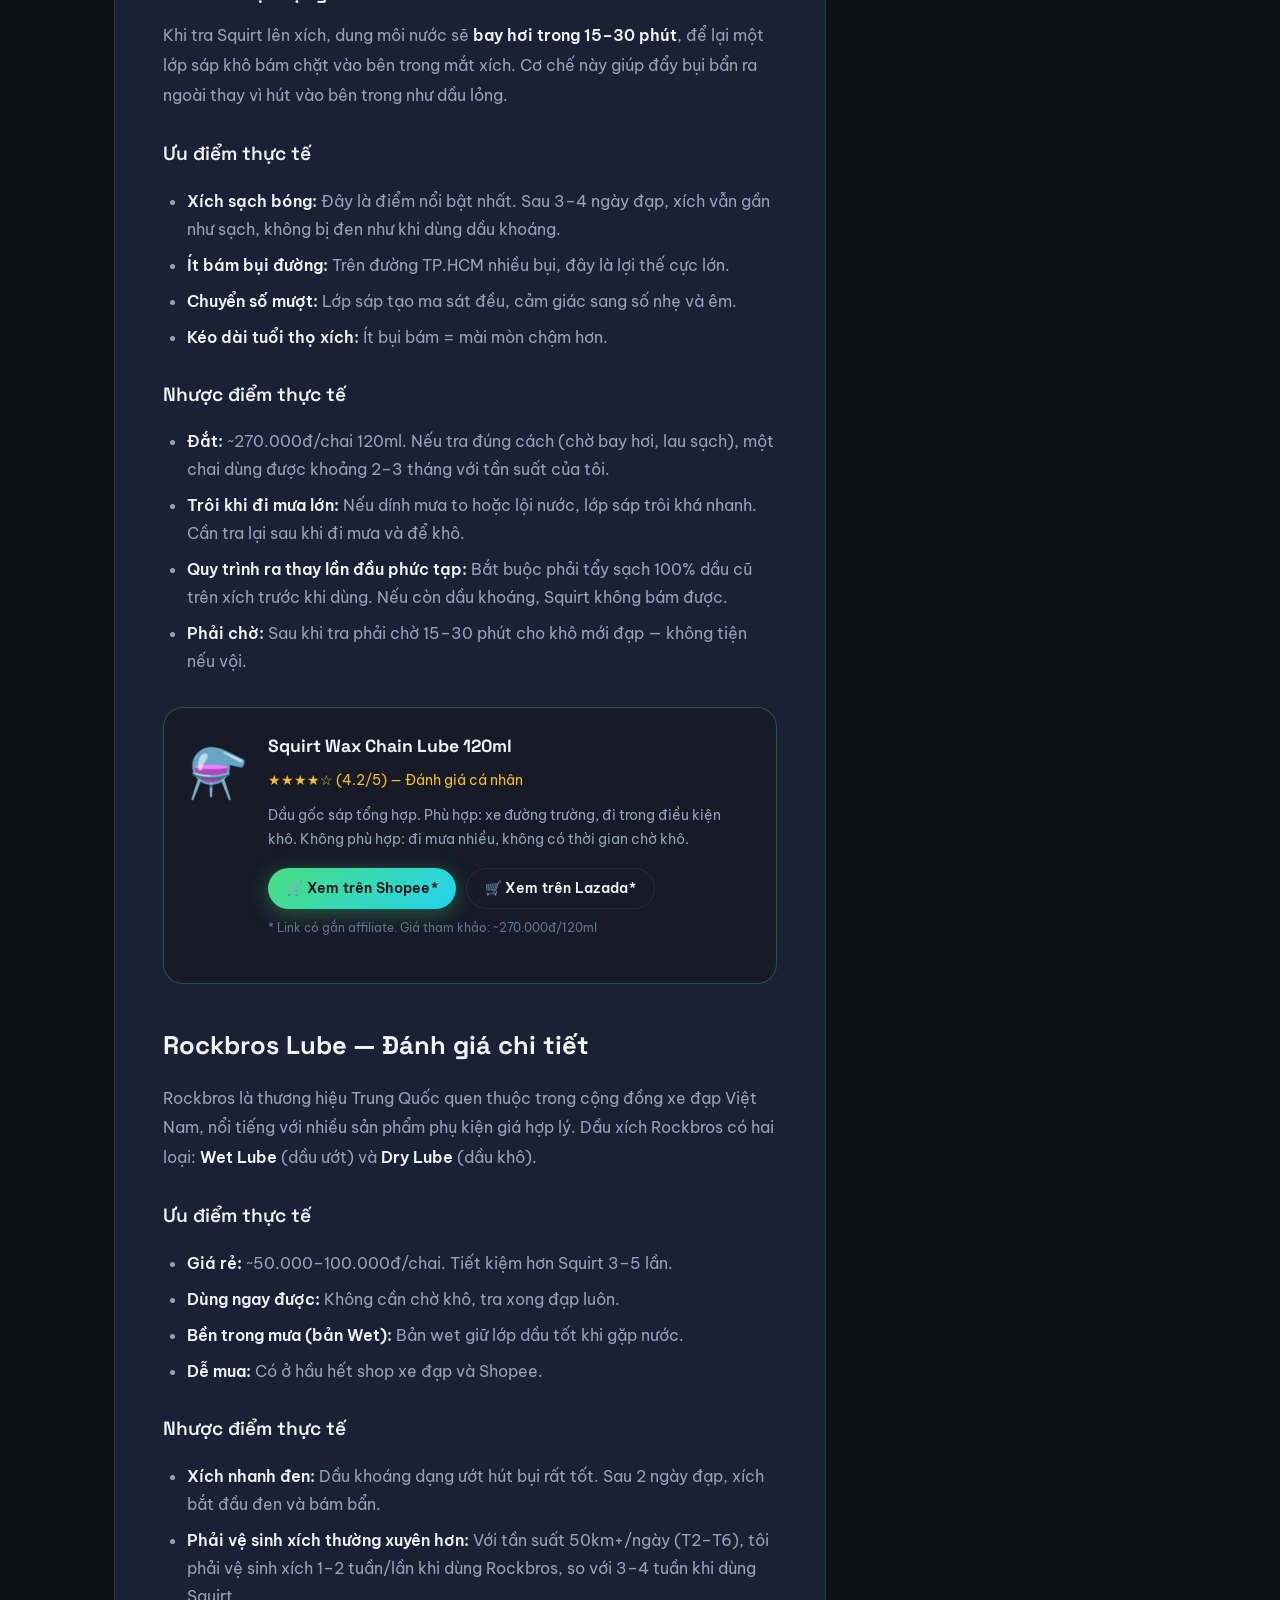
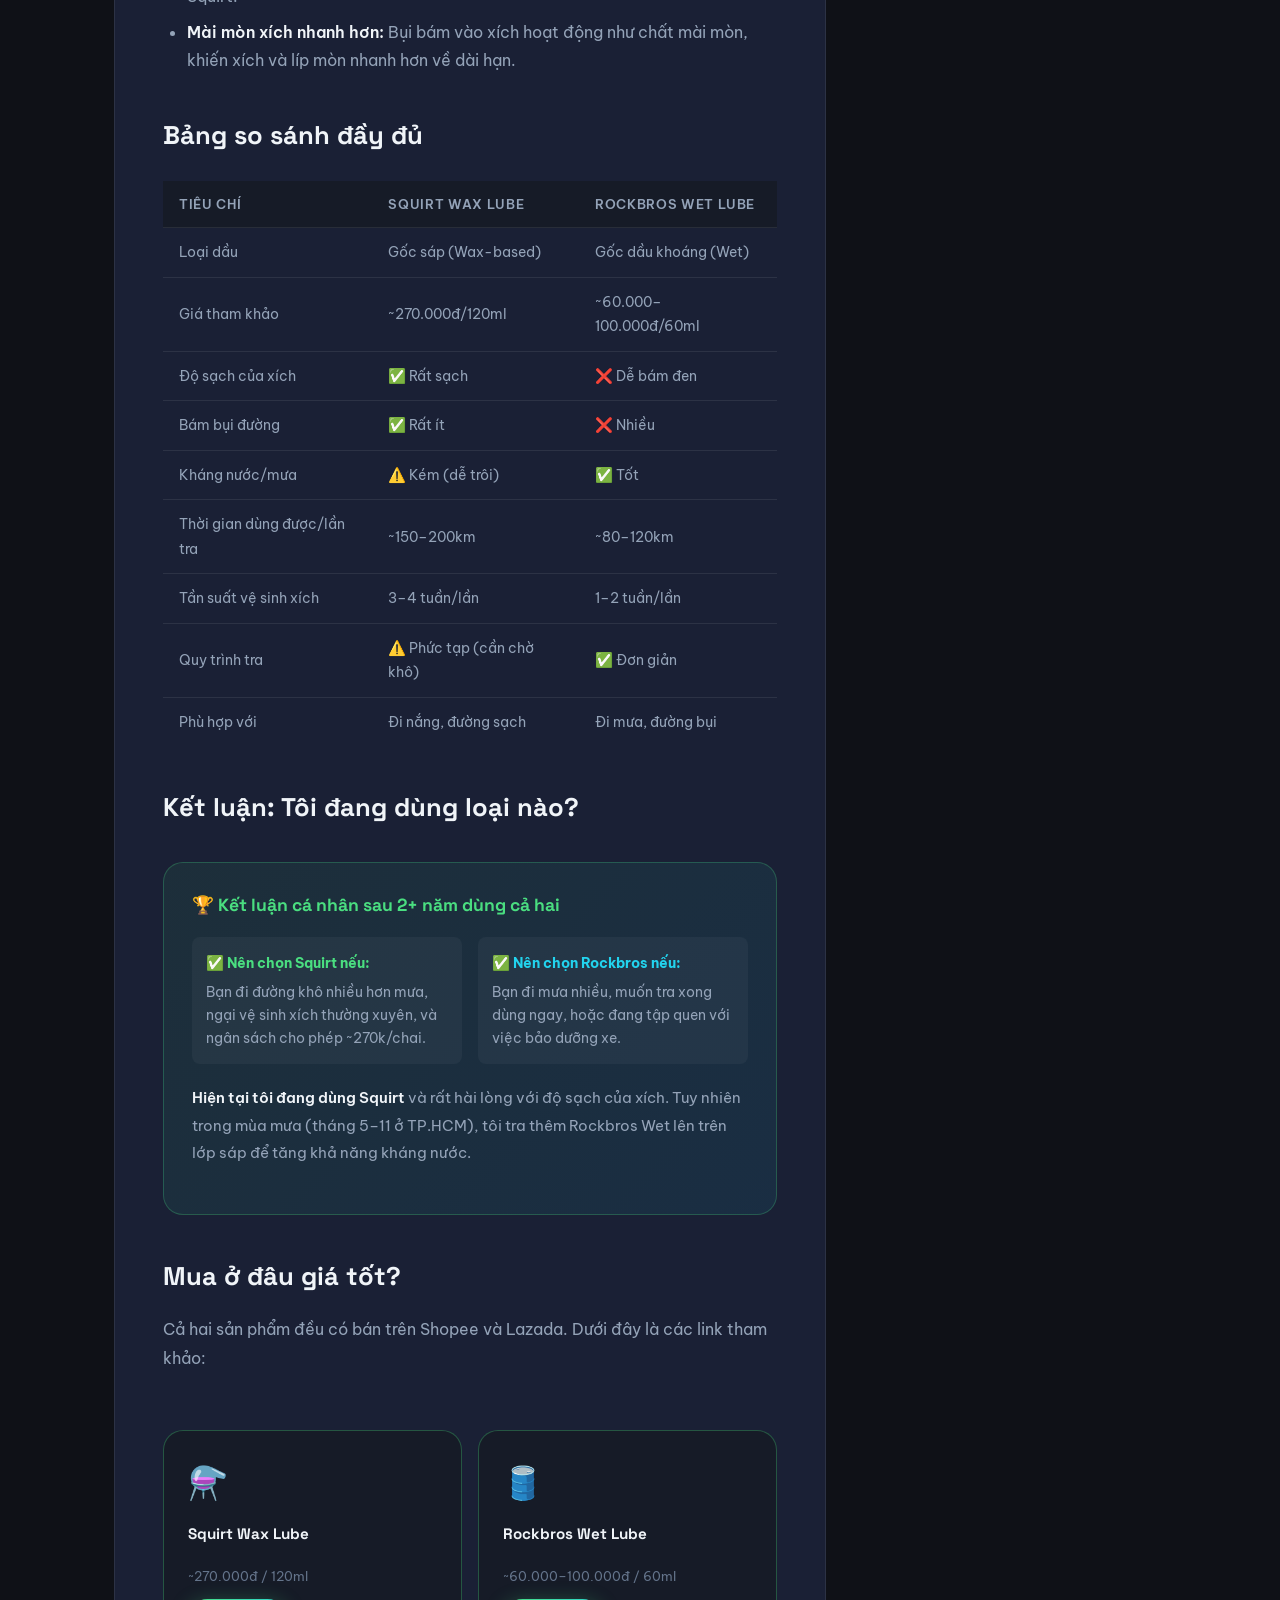
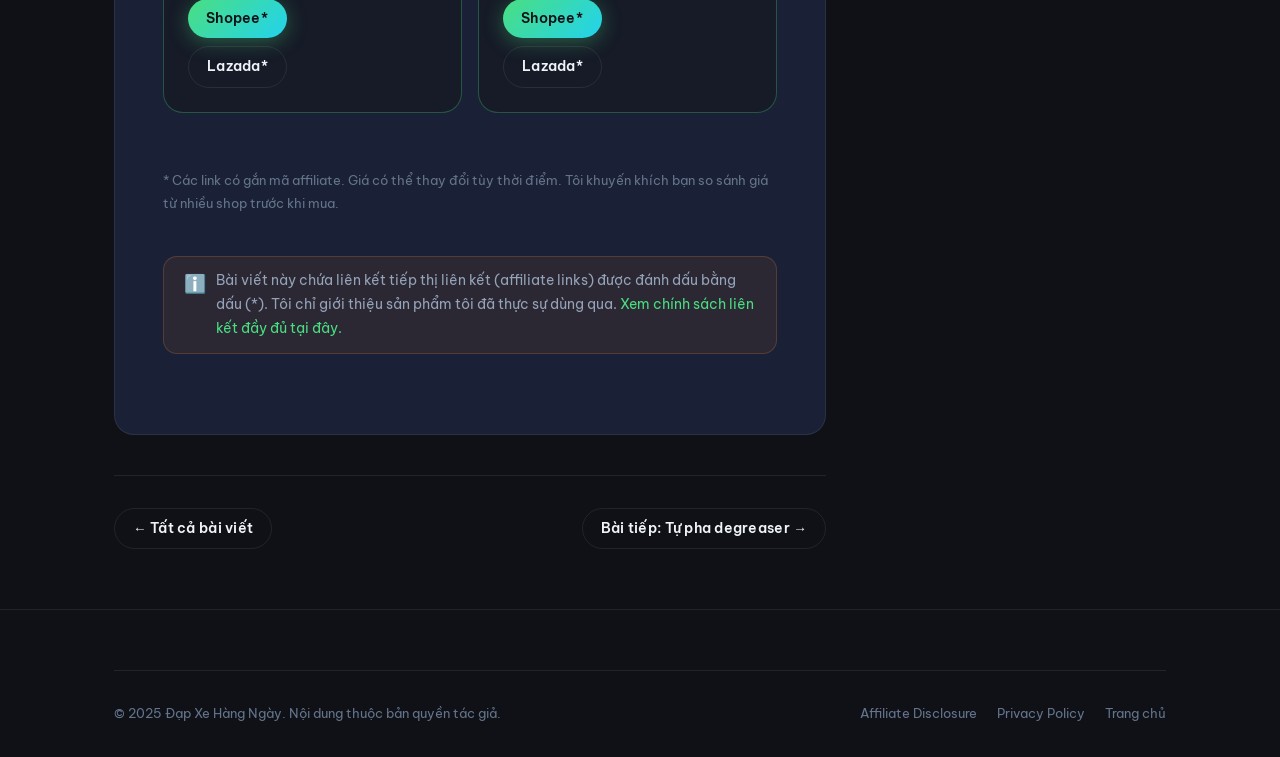
<file: posts/squirt-vs-rockbros-lube.html>
﻿<!DOCTYPE html>
<html lang="vi">

<head>
  <meta charset="UTF-8" />
  <meta name="viewport" content="width=device-width, initial-scale=1.0" />
  <title>So sánh Squirt vs Rockbros Lube – Dầu xích nào tốt hơn cho xe đạp đi làm? | Đạp Xe Hàng Ngày</title>
  <meta name="description"
    content="So sánh chi tiết dầu tra xích Squirt Wax Lube và Rockbros sau khi thực tế sử dụng cả hai cho xe đạp đi làm 50km+/ngày (T2–T6). Phân tích ưu nhược điểm, giá cả và kết luận thực tế." />
  <link rel="icon"
    href="data:image/svg+xml,<svg xmlns='http://www.w3.org/2000/svg' viewBox='0 0 100 100'><text y='.9em' font-size='90'>🚴</text></svg>" />
  <link rel="stylesheet" href="../css/style.css" />
  <style>
    /* Reading progress bar */
    #readingProgress {
      position: fixed;
      top: 0;
      left: 0;
      height: 3px;
      background: linear-gradient(90deg, #4ade80, #22d3ee);
      width: 0%;
      z-index: 9999;
      transition: width 0.1s;
    }

    /* Table of contents */
    .toc {
      background: var(--bg-secondary);
      border: 1px solid var(--border-color);
      border-radius: var(--radius-md);
      padding: 20px 24px;
      margin-bottom: 32px;
    }

    .toc-title {
      font-family: var(--font-heading);
      font-size: 0.85rem;
      font-weight: 700;
      text-transform: uppercase;
      letter-spacing: 0.06em;
      color: var(--text-secondary);
      margin-bottom: 12px;
    }

    .toc ol {
      margin-left: 20px;
    }

    .toc li {
      margin-bottom: 6px;
    }

    .toc-link {
      font-size: 0.9rem;
      color: var(--text-secondary);
      transition: color 0.2s;
    }

    .toc-link:hover,
    .toc-link.active {
      color: var(--accent-primary);
    }

    /* Verdict box */
    .verdict-box {
      background: linear-gradient(135deg, rgba(74, 222, 128, 0.08), rgba(34, 211, 238, 0.08));
      border: 1px solid rgba(74, 222, 128, 0.25);
      border-radius: var(--radius-lg);
      padding: 28px;
      margin: 32px 0;
    }

    .verdict-title {
      font-family: var(--font-heading);
      font-size: 1.1rem;
      font-weight: 700;
      color: var(--accent-primary);
      margin-bottom: 16px;
      display: flex;
      align-items: center;
      gap: 8px;
    }

    .verdict-grid {
      display: grid;
      grid-template-columns: 1fr 1fr;
      gap: 16px;
    }

    .verdict-item {
      background: rgba(255, 255, 255, 0.04);
      border-radius: var(--radius-sm);
      padding: 14px;
    }

    .verdict-item-title {
      font-weight: 700;
      font-size: 0.9rem;
      margin-bottom: 6px;
    }

    .verdict-item-desc {
      font-size: 0.85rem;
      color: var(--text-secondary);
    }

    @media (max-width: 600px) {
      .verdict-grid {
        grid-template-columns: 1fr;
      }
    }
  </style>
</head>

<body>

  <div id="readingProgress"></div>

  <!-- NAVBAR -->
  <nav class="navbar" role="navigation">
    <div class="container nav-inner">
      <a href="../index.html" class="nav-logo">
        <div class="nav-logo-icon">🚴</div>
        <div class="nav-logo-text">
          Đạp Xe Hàng Ngày
          <span class="nav-logo-sub">Trải nghiệm thực tế</span>
        </div>
      </a>
      <ul class="nav-links">
        <li><a href="../index.html">Trang chủ</a></li>
        <li><a href="../blog.html" class="active">Bài viết</a></li>
        <li><a href="../reviews.html">Review</a></li>
        <li><a href="../guides.html">Hướng dẫn</a></li>
        <li><a href="../gear.html">Đồ nghề</a></li>
        <li><a href="../about.html">Về tôi</a></li>
      </ul>
      <button class="nav-toggle" id="navToggle" aria-label="Mở menu" aria-expanded="false">
        <span></span><span></span><span></span>
      </button>
    </div>
  </nav>

  <nav class="mobile-menu" id="mobileMenu">
    <a href="../index.html">🏠 Trang chủ</a>
    <a href="../blog.html">📝 Bài viết</a>
    <a href="../reviews.html">⭐ Review sản phẩm</a>
    <a href="../guides.html">📚 Hướng dẫn</a>
    <a href="../about.html">👤 Về tôi</a>
  </nav>

  <!-- MAIN CONTENT -->
  <main>
    <div class="container">
      <div class="post-layout">

        <!-- Article -->
        <article>
          <!-- Post Header -->
          <div style="padding-top: calc(var(--nav-height) + 48px); margin-bottom: 32px;">
            <div style="display:flex; gap:10px; flex-wrap:wrap; margin-bottom:16px;">
              <span class="tag tag-cyan">So sánh sản phẩm</span>
              <span class="tag tag-gray">Bảo trì xe</span>
              <span class="affiliate-chip">🔗 Bài có liên kết tiếp thị</span>
            </div>

            <h1
              style="font-family:var(--font-heading);font-size:clamp(1.8rem,4vw,2.6rem);font-weight:800;line-height:1.2;margin-bottom:16px;">
              Squirt Wax Lube vs Rockbros: Dầu xích nào tốt hơn cho xe đạp đi làm hàng ngày?
            </h1>

            <div style="display:flex;align-items:center;gap:16px;flex-wrap:wrap;margin-bottom:24px;">
              <span style="font-size:0.85rem;color:var(--text-muted);">📅 Tháng 7, 2025</span>
              <span style="font-size:0.85rem;color:var(--text-muted);">⏱️ Đọc ~8 phút</span>
              <span style="font-size:0.85rem;color:var(--text-muted);">✍️ Dựa trên kinh nghiệm thực tế</span>
            </div>

            <!-- Affiliate Disclosure Banner -->
            <div class="affiliate-banner">
              <span class="affiliate-banner-icon">⚠️</span>
              <span><strong>Thông báo liên kết tiếp thị:</strong> Bài viết này có chứa các liên kết tiếp thị (affiliate
                links). Nếu bạn mua sản phẩm qua các liên kết này, tôi có thể nhận được một khoản hoa hồng nhỏ —
                <strong>không làm tăng giá bạn phải trả</strong>. Mọi đánh giá trong bài đều dựa trên trải nghiệm sử
                dụng thực tế cá nhân. <a href="../legal/disclosure.html">Đọc chính sách liên kết đầy đủ →</a></span>
            </div>
          </div>

          <!-- TOC -->
          <nav class="toc" aria-label="Mục lục bài viết">
            <div class="toc-title">📋 Mục lục</div>
            <ol>
              <li><a href="#gioi-thieu" class="toc-link">Tại sao tôi so sánh hai loại này?</a></li>
              <li><a href="#squirt" class="toc-link">Squirt Wax Lube — Đánh giá chi tiết</a></li>
              <li><a href="#rockbros" class="toc-link">Rockbros Lube — Đánh giá chi tiết</a></li>
              <li><a href="#bang-so-sanh" class="toc-link">Bảng so sánh đầy đủ</a></li>
              <li><a href="#ket-luan" class="toc-link">Kết luận: Dùng loại nào?</a></li>
              <li><a href="#mua-o-dau" class="toc-link">Mua ở đâu giá tốt?</a></li>
            </ol>
          </nav>

          <!-- Content -->
          <div class="post-content">

            <h2 id="gioi-thieu">Tại sao tôi so sánh hai loại này?</h2>

            <p>Tôi đạp xe đi làm 50–52 km mỗi ngày từ tháng 8/2020. Với cường độ đó, xích xe là bộ phận cần quan tâm
              nhiều nhất — vừa tốn kém nếu thay thường xuyên, vừa ảnh hưởng trực tiếp đến hiệu suất đạp.</p>

            <p>Ban đầu tôi dùng <strong>Rockbros Wet Lube</strong> vì giá rẻ, dễ mua trên Shopee. Sau khoảng 1 năm, tôi
              chuyển sang thử <strong>Squirt Wax Lube</strong> vì nghe nhiều người trong cộng đồng xe đạp khen ngợi. Bài
              viết này là kết quả của hơn 2 năm dùng cả hai — không phải lý thuyết từ thông số kỹ thuật.</p>

            <blockquote>
              "Tôi viết bài này sau khi đã dùng cả hai sản phẩm trong điều kiện thực tế: đường phố TP.HCM, đi cả ngày
              lẫn đêm, cả nắng lẫn mưa."
            </blockquote>

            <h2 id="squirt">Squirt Wax Lube — Đánh giá chi tiết</h2>

            <p>Squirt là dầu gốc sáp (wax-based) từ Nam Phi, được nhiều tay đua chuyên nghiệp và người đam mê xe đường
              trường (road bike) ưa dùng.</p>

            <h3>Cơ chế hoạt động</h3>
            <p>Khi tra Squirt lên xích, dung môi nước sẽ <strong>bay hơi trong 15–30 phút</strong>, để lại một lớp sáp
              khô bám chặt vào bên trong mắt xích. Cơ chế này giúp đẩy bụi bẩn ra ngoài thay vì hút vào bên trong như
              dầu lỏng.</p>

            <h3>Ưu điểm thực tế</h3>
            <ul>
              <li><strong>Xích sạch bóng:</strong> Đây là điểm nổi bật nhất. Sau 3–4 ngày đạp, xích vẫn gần như sạch,
                không bị đen như khi dùng dầu khoáng.</li>
              <li><strong>Ít bám bụi đường:</strong> Trên đường TP.HCM nhiều bụi, đây là lợi thế cực lớn.</li>
              <li><strong>Chuyển số mượt:</strong> Lớp sáp tạo ma sát đều, cảm giác sang số nhẹ và êm.</li>
              <li><strong>Kéo dài tuổi thọ xích:</strong> Ít bụi bám = mài mòn chậm hơn.</li>
            </ul>

            <h3>Nhược điểm thực tế</h3>
            <ul>
              <li><strong>Đắt:</strong> ~270.000đ/chai 120ml. Nếu tra đúng cách (chờ bay hơi, lau sạch), một chai dùng
                được khoảng 2–3 tháng với tần suất của tôi.</li>
              <li><strong>Trôi khi đi mưa lớn:</strong> Nếu dính mưa to hoặc lội nước, lớp sáp trôi khá nhanh. Cần tra
                lại sau khi đi mưa và để khô.</li>
              <li><strong>Quy trình ra thay lần đầu phức tạp:</strong> Bắt buộc phải tẩy sạch 100% dầu cũ trên xích
                trước khi dùng. Nếu còn dầu khoáng, Squirt không bám được.</li>
              <li><strong>Phải chờ:</strong> Sau khi tra phải chờ 15–30 phút cho khô mới đạp — không tiện nếu vội.</li>
            </ul>

            <!-- Product Box -->
            <div class="product-box">
              <div class="product-box-icon">⚗️</div>
              <div class="product-box-info">
                <div class="product-box-name">Squirt Wax Chain Lube 120ml</div>
                <div class="product-box-rating">★★★★☆ (4.2/5) — Đánh giá cá nhân</div>
                <div class="product-box-desc">Dầu gốc sáp tổng hợp. Phù hợp: xe đường trường, đi trong điều kiện khô.
                  Không phù hợp: đi mưa nhiều, không có thời gian chờ khô.</div>
                <div class="product-box-links">
                  <a href="https://shopee.vn/search?keyword=squirt+wax+lube" target="_blank"
                    rel="noopener noreferrer nofollow" class="btn btn-primary btn-sm">🛒 Xem trên Shopee*</a>
                  <a href="https://www.lazada.vn/catalog/?q=squirt+chain+lube" target="_blank"
                    rel="noopener noreferrer nofollow" class="btn btn-outline btn-sm">🛒 Xem trên Lazada*</a>
                </div>
                <p style="font-size:0.75rem;color:var(--text-muted);margin-top:8px;">* Link có gắn affiliate. Giá tham
                  khảo: ~270.000đ/120ml</p>
              </div>
            </div>

            <h2 id="rockbros">Rockbros Lube — Đánh giá chi tiết</h2>

            <p>Rockbros là thương hiệu Trung Quốc quen thuộc trong cộng đồng xe đạp Việt Nam, nổi tiếng với nhiều sản
              phẩm phụ kiện giá hợp lý. Dầu xích Rockbros có hai loại: <strong>Wet Lube</strong> (dầu ướt) và
              <strong>Dry Lube</strong> (dầu khô).</p>

            <h3>Ưu điểm thực tế</h3>
            <ul>
              <li><strong>Giá rẻ:</strong> ~50.000–100.000đ/chai. Tiết kiệm hơn Squirt 3–5 lần.</li>
              <li><strong>Dùng ngay được:</strong> Không cần chờ khô, tra xong đạp luôn.</li>
              <li><strong>Bền trong mưa (bản Wet):</strong> Bản wet giữ lớp dầu tốt khi gặp nước.</li>
              <li><strong>Dễ mua:</strong> Có ở hầu hết shop xe đạp và Shopee.</li>
            </ul>

            <h3>Nhược điểm thực tế</h3>
            <ul>
              <li><strong>Xích nhanh đen:</strong> Dầu khoáng dạng ướt hút bụi rất tốt. Sau 2 ngày đạp, xích bắt đầu đen
                và bám bẩn.</li>
              <li><strong>Phải vệ sinh xích thường xuyên hơn:</strong> Với tần suất 50km+/ngày (T2–T6), tôi phải vệ sinh
                xích 1–2 tuần/lần khi dùng Rockbros, so với 3–4 tuần khi dùng Squirt.</li>
              <li><strong>Mài mòn xích nhanh hơn:</strong> Bụi bám vào xích hoạt động như chất mài mòn, khiến xích và
                líp mòn nhanh hơn về dài hạn.</li>
            </ul>

            <h2 id="bang-so-sanh">Bảng so sánh đầy đủ</h2>

            <table>
              <thead>
                <tr>
                  <th>Tiêu chí</th>
                  <th>Squirt Wax Lube</th>
                  <th>Rockbros Wet Lube</th>
                </tr>
              </thead>
              <tbody>
                <tr>
                  <td>Loại dầu</td>
                  <td>Gốc sáp (Wax-based)</td>
                  <td>Gốc dầu khoáng (Wet)</td>
                </tr>
                <tr>
                  <td>Giá tham khảo</td>
                  <td>~270.000đ/120ml</td>
                  <td>~60.000–100.000đ/60ml</td>
                </tr>
                <tr>
                  <td>Độ sạch của xích</td>
                  <td>✅ Rất sạch</td>
                  <td>❌ Dễ bám đen</td>
                </tr>
                <tr>
                  <td>Bám bụi đường</td>
                  <td>✅ Rất ít</td>
                  <td>❌ Nhiều</td>
                </tr>
                <tr>
                  <td>Kháng nước/mưa</td>
                  <td>⚠️ Kém (dễ trôi)</td>
                  <td>✅ Tốt</td>
                </tr>
                <tr>
                  <td>Thời gian dùng được/lần tra</td>
                  <td>~150–200km</td>
                  <td>~80–120km</td>
                </tr>
                <tr>
                  <td>Tần suất vệ sinh xích</td>
                  <td>3–4 tuần/lần</td>
                  <td>1–2 tuần/lần</td>
                </tr>
                <tr>
                  <td>Quy trình tra</td>
                  <td>⚠️ Phức tạp (cần chờ khô)</td>
                  <td>✅ Đơn giản</td>
                </tr>
                <tr>
                  <td>Phù hợp với</td>
                  <td>Đi nắng, đường sạch</td>
                  <td>Đi mưa, đường bụi</td>
                </tr>
              </tbody>
            </table>

            <h2 id="ket-luan">Kết luận: Tôi đang dùng loại nào?</h2>

            <div class="verdict-box">
              <div class="verdict-title">🏆 Kết luận cá nhân sau 2+ năm dùng cả hai</div>
              <div class="verdict-grid">
                <div class="verdict-item">
                  <div class="verdict-item-title" style="color:var(--accent-primary);">✅ Nên chọn Squirt nếu:</div>
                  <div class="verdict-item-desc">Bạn đi đường khô nhiều hơn mưa, ngại vệ sinh xích thường xuyên, và ngân
                    sách cho phép ~270k/chai.</div>
                </div>
                <div class="verdict-item">
                  <div class="verdict-item-title" style="color:var(--accent-secondary);">✅ Nên chọn Rockbros nếu:</div>
                  <div class="verdict-item-desc">Bạn đi mưa nhiều, muốn tra xong dùng ngay, hoặc đang tập quen với việc
                    bảo dưỡng xe.</div>
                </div>
              </div>
              <p style="margin-top:20px;font-size:0.92rem;color:var(--text-secondary);">
                <strong>Hiện tại tôi đang dùng Squirt</strong> và rất hài lòng với độ sạch của xích. Tuy nhiên trong mùa
                mưa (tháng 5–11 ở TP.HCM), tôi tra thêm Rockbros Wet lên trên lớp sáp để tăng khả năng kháng nước.
              </p>
            </div>

            <h2 id="mua-o-dau">Mua ở đâu giá tốt?</h2>

            <p>Cả hai sản phẩm đều có bán trên Shopee và Lazada. Dưới đây là các link tham khảo:</p>

            <div style="display:grid;grid-template-columns:1fr 1fr;gap:16px;margin:24px 0;">
              <div class="product-box" style="flex-direction:column;gap:12px;">
                <div style="font-size:32px;">⚗️</div>
                <div class="product-box-name" style="font-size:0.95rem;">Squirt Wax Lube</div>
                <div style="font-size:0.82rem;color:var(--text-muted);">~270.000đ / 120ml</div>
                <div style="display:flex;flex-direction:column;gap:8px;">
                  <a href="https://shopee.vn/search?keyword=squirt+wax+lube" target="_blank"
                    rel="noopener noreferrer nofollow" class="btn btn-primary btn-sm">Shopee*</a>
                  <a href="https://www.lazada.vn/catalog/?q=squirt+chain+lube" target="_blank"
                    rel="noopener noreferrer nofollow" class="btn btn-outline btn-sm">Lazada*</a>
                </div>
              </div>
              <div class="product-box" style="flex-direction:column;gap:12px;">
                <div style="font-size:32px;">🛢️</div>
                <div class="product-box-name" style="font-size:0.95rem;">Rockbros Wet Lube</div>
                <div style="font-size:0.82rem;color:var(--text-muted);">~60.000–100.000đ / 60ml</div>
                <div style="display:flex;flex-direction:column;gap:8px;">
                  <a href="https://shopee.vn/search?keyword=rockbros+chain+lube" target="_blank"
                    rel="noopener noreferrer nofollow" class="btn btn-primary btn-sm">Shopee*</a>
                  <a href="https://www.lazada.vn/catalog/?q=rockbros+lube" target="_blank"
                    rel="noopener noreferrer nofollow" class="btn btn-outline btn-sm">Lazada*</a>
                </div>
              </div>
            </div>

            <p style="font-size:0.8rem;color:var(--text-muted);">* Các link có gắn mã affiliate. Giá có thể thay đổi tùy
              thời điểm. Tôi khuyến khích bạn so sánh giá từ nhiều shop trước khi mua.</p>

            <!-- Affiliate disclosure at end -->
            <div class="affiliate-banner" style="margin-top:40px;">
              <span class="affiliate-banner-icon">ℹ️</span>
              <span>Bài viết này chứa liên kết tiếp thị liên kết (affiliate links) được đánh dấu bằng dấu (*). Tôi chỉ
                giới thiệu sản phẩm tôi đã thực sự dùng qua. <a href="../legal/disclosure.html">Xem chính sách liên kết
                  đầy đủ tại đây.</a></span>
            </div>

          </div><!-- /post-content -->

          <!-- Post Navigation -->
          <div
            style="display:flex;justify-content:space-between;margin-top:40px;padding-top:32px;border-top:1px solid var(--border-color);flex-wrap:wrap;gap:12px;">
            <a href="../blog.html" class="btn btn-outline btn-sm">← Tất cả bài viết</a>
            <a href="tu-pha-degreaser.html" class="btn btn-outline btn-sm">Bài tiếp: Tự pha degreaser →</a>
          </div>

        </article>

        <!-- Sidebar -->
        <aside class="post-sidebar">

          <div class="sidebar-card">
            <div class="sidebar-card-title">📝 Bài viết liên quan</div>
            <ul class="sidebar-links">
              <li><a href="tu-pha-degreaser.html">🧪 Tự pha dung dịch tẩy xích tại nhà</a></li>
              <li><a href="sen-xich-kmc-vs-ztto.html">🔗 KMC vs ZTTO vs Toopre — Chọn sên nào?</a></li>
              <li><a href="5-nam-dap-xe-di-lam.html">🚴 5 năm đạp 50km+/ngày (T2–T6) đi làm</a></li>
            </ul>
          </div>

          <div class="sidebar-card">
            <div class="sidebar-card-title">⭐ Review khác</div>
            <ul class="sidebar-links">
              <li><a href="../reviews.html#deore-m6100">🦵 Shimano Deore M6100</a></li>
              <li><a href="../reviews.html#mibro-gs-pro-2">⌚ Mibro GS Pro 2</a></li>
              <li><a href="../reviews.html#koozer-xm450">🔧 Koozer XM450 Hub</a></li>
            </ul>
          </div>

          <div class="sidebar-card" style="background:rgba(251,146,60,0.08);border-color:rgba(251,146,60,0.2);">
            <div class="sidebar-card-title" style="color:var(--accent-warm);">⚖️ Chính sách liên kết</div>
            <p style="font-size:0.83rem;color:var(--text-secondary);margin-bottom:12px;">Một số link trong bài là
              affiliate links. Tôi nhận hoa hồng nhỏ nếu bạn mua — không tăng giá của bạn.</p>
            <a href="../legal/disclosure.html" style="font-size:0.83rem;">Đọc chi tiết →</a>
          </div>

        </aside>

      </div>
    </div>
  </main>

  <!-- FOOTER -->
  <footer class="footer">
    <div class="container">
      <div class="footer-bottom">
        <p class="footer-copy">© 2025 Đạp Xe Hàng Ngày. Nội dung thuộc bản quyền tác giả.</p>
        <div class="footer-legal">
          <a href="../legal/disclosure.html">Affiliate Disclosure</a>
          <a href="../legal/privacy-policy.html">Privacy Policy</a>
          <a href="../index.html">Trang chủ</a>
        </div>
      </div>
    </div>
  </footer>

  <button id="backToTop" aria-label="Về đầu trang"
    style="position:fixed;bottom:24px;right:24px;width:44px;height:44px;border-radius:50%;background:var(--accent-primary);color:#0f1117;border:none;font-size:20px;cursor:pointer;opacity:0;transition:opacity 0.3s;z-index:999;display:flex;align-items:center;justify-content:center;">↑</button>

  <script src="../js/main.js"></script>
</body>

</html>
</file>
<file: css/style.css>
﻿/* =========================================================
   BÁNH XE ĐI LÀM - Design System
   ========================================================= */

@import url('https://fonts.googleapis.com/css2?family=Be+Vietnam+Pro:ital,wght@0,300;0,400;0,500;0,600;0,700;0,800;1,400&family=Space+Grotesk:wght@400;500;600;700&display=swap');

/* ---- CSS Variables ---- */
:root {
  /* Colors - Dark Theme */
  --bg-primary:    #0f1117;
  --bg-secondary:  #161b27;
  --bg-card:       #1a2035;
  --bg-glass:      rgba(26, 32, 53, 0.7);

  --accent-primary:  #4ade80;   /* Xanh lá tươi - cycling energy */
  --accent-secondary:#22d3ee;   /* Cyan - tốc độ */
  --accent-warm:     #fb923c;   /* Cam - cảnh báo, highlight */
  --accent-gradient: linear-gradient(135deg, #4ade80 0%, #22d3ee 100%);

  --text-primary:   #f0f4f8;
  --text-secondary: #94a3b8;
  --text-muted:     #64748b;

  --border-color:   rgba(255,255,255,0.08);
  --border-accent:  rgba(74, 222, 128, 0.3);

  --shadow-sm:  0 2px 8px rgba(0,0,0,0.3);
  --shadow-md:  0 8px 32px rgba(0,0,0,0.4);
  --shadow-lg:  0 24px 64px rgba(0,0,0,0.5);
  --shadow-glow:0 0 30px rgba(74, 222, 128, 0.2);

  /* Typography */
  --font-body:    'Be Vietnam Pro', sans-serif;
  --font-heading: 'Space Grotesk', sans-serif;

  /* Spacing */
  --nav-height: 68px;
  --container-max: 1100px;
  --section-py: 80px;

  /* Transitions */
  --transition-fast:   150ms ease;
  --transition-normal: 300ms cubic-bezier(0.4, 0, 0.2, 1);
  --transition-slow:   600ms cubic-bezier(0.4, 0, 0.2, 1);

  --radius-sm: 8px;
  --radius-md: 14px;
  --radius-lg: 20px;
  --radius-xl: 28px;
}

/* ---- Reset & Base ---- */
*, *::before, *::after { box-sizing: border-box; margin: 0; padding: 0; }

html {
  scroll-behavior: smooth;
  font-size: 16px;
}

body {
  font-family: var(--font-body);
  background-color: var(--bg-primary);
  color: var(--text-primary);
  line-height: 1.7;
  min-height: 100vh;
  overflow-x: hidden;
}

img { max-width: 100%; height: auto; display: block; }
a  { color: var(--accent-primary); text-decoration: none; transition: color var(--transition-fast); }
a:hover { color: var(--accent-secondary); }

/* ---- Scrollbar ---- */
::-webkit-scrollbar { width: 6px; }
::-webkit-scrollbar-track { background: var(--bg-primary); }
::-webkit-scrollbar-thumb { background: var(--accent-primary); border-radius: 4px; }

/* ---- Container ---- */
.container {
  width: 100%;
  max-width: var(--container-max);
  margin: 0 auto;
  padding: 0 24px;
}

/* ---- Buttons ---- */
.btn {
  display: inline-flex;
  align-items: center;
  gap: 8px;
  padding: 12px 28px;
  border-radius: 50px;
  font-family: var(--font-body);
  font-weight: 600;
  font-size: 0.95rem;
  cursor: pointer;
  border: none;
  transition: all var(--transition-normal);
  text-decoration: none;
  letter-spacing: 0.02em;
  white-space: nowrap;
}

.btn-primary {
  background: var(--accent-gradient);
  color: #0f1117;
  box-shadow: 0 4px 20px rgba(74, 222, 128, 0.35);
}
.btn-primary:hover {
  transform: translateY(-2px);
  box-shadow: 0 8px 30px rgba(74, 222, 128, 0.5);
  color: #0f1117;
}

.btn-outline {
  background: transparent;
  color: var(--text-primary);
  border: 1.5px solid var(--border-color);
}
.btn-outline:hover {
  border-color: var(--accent-primary);
  color: var(--accent-primary);
  transform: translateY(-2px);
}

.btn-sm { padding: 8px 18px; font-size: 0.85rem; }

/* ---- Cards ---- */
.card {
  background: var(--bg-card);
  border: 1px solid var(--border-color);
  border-radius: var(--radius-lg);
  overflow: hidden;
  transition: all var(--transition-normal);
}
.card:hover {
  transform: translateY(-4px);
  border-color: var(--border-accent);
  box-shadow: var(--shadow-md), var(--shadow-glow);
}

.card-body { padding: 24px; }

/* ---- Tags/Badges ---- */
.tag {
  display: inline-block;
  padding: 4px 12px;
  border-radius: 50px;
  font-size: 0.78rem;
  font-weight: 600;
  letter-spacing: 0.04em;
  text-transform: uppercase;
}
.tag-green  { background: rgba(74,222,128,0.15); color: var(--accent-primary); }
.tag-cyan   { background: rgba(34,211,238,0.15); color: var(--accent-secondary); }
.tag-orange { background: rgba(251,146,60,0.15);  color: var(--accent-warm); }
.tag-gray   { background: rgba(148,163,184,0.12); color: var(--text-secondary); }

/* ---- Section headings ---- */
.section-label {
  font-size: 0.8rem;
  font-weight: 700;
  letter-spacing: 0.12em;
  text-transform: uppercase;
  color: var(--accent-primary);
  margin-bottom: 12px;
}

.section-title {
  font-family: var(--font-heading);
  font-size: clamp(1.8rem, 4vw, 2.8rem);
  font-weight: 700;
  line-height: 1.2;
  margin-bottom: 16px;
}

.section-subtitle {
  color: var(--text-secondary);
  font-size: 1.05rem;
  max-width: 580px;
}

/* ---- Divider ---- */
.divider {
  width: 48px;
  height: 3px;
  background: var(--accent-gradient);
  border-radius: 2px;
  margin-bottom: 24px;
}

/* ========================================================
   NAVIGATION
   ======================================================== */
.navbar {
  position: fixed;
  top: 0;
  left: 0;
  right: 0;
  z-index: 1000;
  height: var(--nav-height);
  background: rgba(15, 17, 23, 0.85);
  backdrop-filter: blur(20px);
  -webkit-backdrop-filter: blur(20px);
  border-bottom: 1px solid var(--border-color);
  transition: all var(--transition-normal);
}

.navbar.scrolled {
  background: rgba(15, 17, 23, 0.98);
  box-shadow: var(--shadow-md);
}

.nav-inner {
  display: flex;
  align-items: center;
  justify-content: space-between;
  height: 100%;
}

.nav-logo {
  display: flex;
  align-items: center;
  gap: 10px;
  text-decoration: none;
}

.nav-logo-icon {
  width: 36px;
  height: 36px;
  background: var(--accent-gradient);
  border-radius: 10px;
  display: flex;
  align-items: center;
  justify-content: center;
  font-size: 18px;
}

.nav-logo-text {
  font-family: var(--font-heading);
  font-size: 1.1rem;
  font-weight: 700;
  color: var(--text-primary);
  line-height: 1.2;
}

.nav-logo-sub {
  display: block;
  font-size: 0.65rem;
  font-weight: 400;
  color: var(--text-muted);
  letter-spacing: 0.05em;
  text-transform: uppercase;
}

.nav-links {
  display: flex;
  align-items: center;
  gap: 4px;
  list-style: none;
}

.nav-links a {
  padding: 8px 14px;
  border-radius: var(--radius-sm);
  font-size: 0.92rem;
  font-weight: 500;
  color: var(--text-secondary);
  transition: all var(--transition-fast);
}
.nav-links a:hover,
.nav-links a.active {
  color: var(--text-primary);
  background: rgba(255,255,255,0.06);
}

.nav-cta { margin-left: 8px; }

/* Mobile Nav Toggle */
.nav-toggle {
  display: none;
  flex-direction: column;
  gap: 5px;
  cursor: pointer;
  padding: 6px;
  border: none;
  background: none;
}
.nav-toggle span {
  display: block;
  width: 24px;
  height: 2px;
  background: var(--text-primary);
  border-radius: 2px;
  transition: all var(--transition-normal);
}

/* Mobile Menu */
.mobile-menu {
  display: none;
  position: fixed;
  top: var(--nav-height);
  left: 0;
  right: 0;
  background: rgba(15,17,23,0.98);
  backdrop-filter: blur(20px);
  border-bottom: 1px solid var(--border-color);
  padding: 16px 24px 24px;
  z-index: 999;
  flex-direction: column;
  gap: 4px;
}
.mobile-menu.open { display: flex; }
.mobile-menu a {
  padding: 12px 16px;
  border-radius: var(--radius-sm);
  font-size: 1rem;
  font-weight: 500;
  color: var(--text-secondary);
}
.mobile-menu a:hover { color: var(--text-primary); background: rgba(255,255,255,0.06); }

/* ========================================================
   HERO SECTION
   ======================================================== */
.hero {
  min-height: 100vh;
  display: flex;
  align-items: center;
  padding-top: var(--nav-height);
  position: relative;
  overflow: hidden;
}

/* Animated background grid */
.hero::before {
  content: '';
  position: absolute;
  inset: 0;
  background-image:
    linear-gradient(rgba(74,222,128,0.04) 1px, transparent 1px),
    linear-gradient(90deg, rgba(74,222,128,0.04) 1px, transparent 1px);
  background-size: 60px 60px;
  mask-image: radial-gradient(ellipse 80% 70% at 50% 50%, black 40%, transparent 100%);
  -webkit-mask-image: radial-gradient(ellipse 80% 70% at 50% 50%, black 40%, transparent 100%);
}

/* Glow orbs */
.hero::after {
  content: '';
  position: absolute;
  top: 20%;
  right: -10%;
  width: 600px;
  height: 600px;
  background: radial-gradient(circle, rgba(74,222,128,0.08) 0%, transparent 70%);
  border-radius: 50%;
  pointer-events: none;
}

.hero-content {
  position: relative;
  z-index: 1;
  display: grid;
  grid-template-columns: 1fr 1fr;
  gap: 64px;
  align-items: center;
  padding: 80px 0;
}

.hero-eyebrow {
  display: inline-flex;
  align-items: center;
  gap: 8px;
  background: rgba(74,222,128,0.1);
  border: 1px solid rgba(74,222,128,0.2);
  border-radius: 50px;
  padding: 6px 16px;
  font-size: 0.82rem;
  font-weight: 600;
  color: var(--accent-primary);
  letter-spacing: 0.05em;
  text-transform: uppercase;
  margin-bottom: 24px;
}

.hero-title {
  font-family: var(--font-heading);
  font-size: clamp(2.4rem, 5vw, 3.8rem);
  font-weight: 800;
  line-height: 1.1;
  margin-bottom: 24px;
  letter-spacing: -0.02em;
}

.hero-title .highlight {
  background: var(--accent-gradient);
  -webkit-background-clip: text;
  -webkit-text-fill-color: transparent;
  background-clip: text;
}

.hero-desc {
  font-size: 1.1rem;
  color: var(--text-secondary);
  line-height: 1.8;
  margin-bottom: 36px;
  max-width: 480px;
}

.hero-cta {
  display: flex;
  gap: 12px;
  flex-wrap: wrap;
  margin-bottom: 48px;
}

.hero-stats {
  display: flex;
  gap: 32px;
}

.hero-stat-item {
  display: flex;
  flex-direction: column;
}

.hero-stat-number {
  font-family: var(--font-heading);
  font-size: 2rem;
  font-weight: 800;
  background: var(--accent-gradient);
  -webkit-background-clip: text;
  -webkit-text-fill-color: transparent;
  background-clip: text;
  line-height: 1;
}

.hero-stat-label {
  font-size: 0.82rem;
  color: var(--text-muted);
  margin-top: 4px;
}

/* Hero Visual */
.hero-visual {
  display: flex;
  justify-content: center;
  align-items: center;
  position: relative;
}

.hero-bike-card {
  background: var(--bg-glass);
  backdrop-filter: blur(20px);
  border: 1px solid var(--border-color);
  border-radius: var(--radius-xl);
  padding: 32px;
  width: 100%;
  max-width: 400px;
  box-shadow: var(--shadow-lg);
  position: relative;
  overflow: hidden;
}

.hero-bike-card::before {
  content: '';
  position: absolute;
  top: -50%;
  left: -50%;
  width: 200%;
  height: 200%;
  background: conic-gradient(from 0deg at 50% 50%, transparent 0deg, rgba(74,222,128,0.06) 60deg, transparent 120deg);
  animation: rotate 8s linear infinite;
}

@keyframes rotate { to { transform: rotate(360deg); } }

.bike-card-inner { position: relative; z-index: 1; }

.bike-emoji { font-size: 72px; text-align: center; margin-bottom: 20px; animation: float 3s ease-in-out infinite; }
@keyframes float {
  0%, 100% { transform: translateY(0); }
  50% { transform: translateY(-12px); }
}

.bike-card-title {
  font-family: var(--font-heading);
  font-size: 1.2rem;
  font-weight: 700;
  text-align: center;
  margin-bottom: 6px;
}

.bike-card-sub {
  text-align: center;
  color: var(--text-secondary);
  font-size: 0.88rem;
  margin-bottom: 24px;
}

.bike-card-stats {
  display: grid;
  grid-template-columns: 1fr 1fr;
  gap: 12px;
}

.bike-mini-stat {
  background: rgba(255,255,255,0.04);
  border: 1px solid var(--border-color);
  border-radius: var(--radius-sm);
  padding: 12px;
  text-align: center;
}

.bike-mini-stat-val {
  font-family: var(--font-heading);
  font-size: 1.4rem;
  font-weight: 700;
  color: var(--accent-primary);
}

.bike-mini-stat-label {
  font-size: 0.75rem;
  color: var(--text-muted);
  margin-top: 2px;
}

/* ========================================================
   FEATURES / ABOUT STRIP
   ======================================================== */
.features-strip {
  padding: 60px 0;
  border-top: 1px solid var(--border-color);
  border-bottom: 1px solid var(--border-color);
}

.features-grid {
  display: grid;
  grid-template-columns: repeat(4, 1fr);
  gap: 32px;
}

.feature-item {
  display: flex;
  flex-direction: column;
  align-items: flex-start;
  gap: 12px;
}

.feature-icon {
  width: 44px;
  height: 44px;
  border-radius: var(--radius-sm);
  background: rgba(74,222,128,0.1);
  display: flex;
  align-items: center;
  justify-content: center;
  font-size: 22px;
}

.feature-title {
  font-family: var(--font-heading);
  font-size: 1rem;
  font-weight: 600;
}

.feature-desc {
  font-size: 0.88rem;
  color: var(--text-secondary);
  line-height: 1.6;
}

/* ========================================================
   LATEST POSTS
   ======================================================== */
.posts-section {
  padding: var(--section-py) 0;
}

.section-header {
  display: flex;
  align-items: flex-end;
  justify-content: space-between;
  margin-bottom: 48px;
  flex-wrap: wrap;
  gap: 16px;
}

.posts-grid {
  display: grid;
  grid-template-columns: 2fr 1fr;
  gap: 24px;
}

.post-card {
  background: var(--bg-card);
  border: 1px solid var(--border-color);
  border-radius: var(--radius-lg);
  overflow: hidden;
  transition: all var(--transition-normal);
  display: flex;
  flex-direction: column;
}

.post-card:hover {
  transform: translateY(-4px);
  border-color: var(--border-accent);
  box-shadow: var(--shadow-md), var(--shadow-glow);
}

.post-card-thumb {
  width: 100%;
  aspect-ratio: 16/9;
  background: var(--bg-secondary);
  overflow: hidden;
  position: relative;
}

.post-card-thumb-placeholder {
  width: 100%;
  height: 100%;
  display: flex;
  align-items: center;
  justify-content: center;
  font-size: 64px;
  background: linear-gradient(135deg, var(--bg-secondary) 0%, var(--bg-card) 100%);
}

.post-card.featured .post-card-thumb { aspect-ratio: 16/7; }

.post-card-body {
  padding: 24px;
  flex: 1;
  display: flex;
  flex-direction: column;
}

.post-meta {
  display: flex;
  align-items: center;
  gap: 12px;
  margin-bottom: 12px;
  flex-wrap: wrap;
}

.post-date {
  font-size: 0.8rem;
  color: var(--text-muted);
}

.post-title {
  font-family: var(--font-heading);
  font-size: 1.2rem;
  font-weight: 700;
  line-height: 1.4;
  margin-bottom: 10px;
  color: var(--text-primary);
  transition: color var(--transition-fast);
}

.post-card:hover .post-title { color: var(--accent-primary); }

.post-card.featured .post-title { font-size: 1.6rem; }

.post-excerpt {
  font-size: 0.92rem;
  color: var(--text-secondary);
  line-height: 1.7;
  flex: 1;
  margin-bottom: 20px;
}

.post-read-more {
  display: inline-flex;
  align-items: center;
  gap: 6px;
  font-size: 0.88rem;
  font-weight: 600;
  color: var(--accent-primary);
  transition: gap var(--transition-fast);
}
.post-read-more:hover { gap: 10px; color: var(--accent-primary); }

.posts-sidebar {
  display: flex;
  flex-direction: column;
  gap: 16px;
}

.post-card-mini {
  background: var(--bg-card);
  border: 1px solid var(--border-color);
  border-radius: var(--radius-md);
  padding: 18px;
  transition: all var(--transition-normal);
  display: flex;
  flex-direction: column;
  gap: 10px;
}
.post-card-mini:hover {
  border-color: var(--border-accent);
  transform: translateX(4px);
}

.post-card-mini .post-title {
  font-size: 0.98rem;
  margin: 0;
}

/* ========================================================
   REVIEWS SECTION
   ======================================================== */
.reviews-section {
  padding: var(--section-py) 0;
  background: var(--bg-secondary);
}

.reviews-grid {
  display: grid;
  grid-template-columns: repeat(3, 1fr);
  gap: 20px;
}

.review-card {
  background: var(--bg-card);
  border: 1px solid var(--border-color);
  border-radius: var(--radius-lg);
  padding: 24px;
  transition: all var(--transition-normal);
  display: flex;
  flex-direction: column;
  gap: 16px;
}
.review-card:hover {
  transform: translateY(-4px);
  border-color: var(--border-accent);
  box-shadow: var(--shadow-md), var(--shadow-glow);
}

.review-icon { font-size: 40px; }

.review-rating {
  display: flex;
  gap: 3px;
  color: #fbbf24;
  font-size: 0.9rem;
}

.review-title {
  font-family: var(--font-heading);
  font-size: 1.05rem;
  font-weight: 700;
  color: var(--text-primary);
}

.review-desc {
  font-size: 0.88rem;
  color: var(--text-secondary);
  line-height: 1.65;
  flex: 1;
}

.review-price-row {
  display: flex;
  align-items: center;
  justify-content: space-between;
  padding-top: 12px;
  border-top: 1px solid var(--border-color);
}

.review-price {
  font-size: 0.85rem;
  color: var(--text-muted);
}

/* ---- Affiliate disclaimer chip ---- */
.affiliate-chip {
  display: inline-flex;
  align-items: center;
  gap: 5px;
  font-size: 0.72rem;
  font-weight: 600;
  color: var(--accent-warm);
  background: rgba(251,146,60,0.1);
  border: 1px solid rgba(251,146,60,0.2);
  border-radius: 50px;
  padding: 2px 8px;
}

/* ========================================================
   ABOUT PREVIEW SECTION
   ======================================================== */
.about-section {
  padding: var(--section-py) 0;
}

.about-grid {
  display: grid;
  grid-template-columns: 1fr 1fr;
  gap: 80px;
  align-items: center;
}

.about-timeline {
  display: flex;
  flex-direction: column;
  gap: 0;
}

.timeline-item {
  display: flex;
  gap: 20px;
  position: relative;
}

.timeline-item:not(:last-child) { padding-bottom: 32px; }

.timeline-line {
  display: flex;
  flex-direction: column;
  align-items: center;
  flex-shrink: 0;
}

.timeline-dot {
  width: 12px;
  height: 12px;
  border-radius: 50%;
  background: var(--accent-primary);
  flex-shrink: 0;
  position: relative;
  z-index: 1;
  box-shadow: 0 0 0 4px rgba(74,222,128,0.15);
}

.timeline-connector {
  width: 2px;
  flex: 1;
  background: linear-gradient(to bottom, var(--accent-primary), transparent);
  margin-top: 4px;
}

.timeline-content { padding-top: 0; }

.timeline-year {
  font-size: 0.78rem;
  font-weight: 700;
  letter-spacing: 0.1em;
  text-transform: uppercase;
  color: var(--accent-primary);
  margin-bottom: 4px;
}

.timeline-text {
  font-size: 0.95rem;
  color: var(--text-secondary);
  line-height: 1.65;
}

/* ========================================================
   NEWSLETTER / CTA STRIP
   ======================================================== */
.cta-section {
  padding: var(--section-py) 0;
  background: var(--bg-secondary);
  position: relative;
  overflow: hidden;
}

.cta-section::before {
  content: '';
  position: absolute;
  top: -100px;
  left: 50%;
  transform: translateX(-50%);
  width: 800px;
  height: 400px;
  background: radial-gradient(ellipse, rgba(74,222,128,0.06) 0%, transparent 70%);
  pointer-events: none;
}

.cta-inner {
  text-align: center;
  position: relative;
  z-index: 1;
}

.cta-inner .section-title { margin-bottom: 12px; }
.cta-inner .section-subtitle { margin: 0 auto 36px; }

/* ========================================================
   FOOTER
   ======================================================== */
.footer {
  background: var(--bg-primary);
  border-top: 1px solid var(--border-color);
  padding: 60px 0 32px;
}

.footer-grid {
  display: grid;
  grid-template-columns: 1.5fr 1fr 1fr 1fr;
  gap: 40px;
  margin-bottom: 48px;
}

.footer-brand-desc {
  font-size: 0.9rem;
  color: var(--text-secondary);
  line-height: 1.7;
  margin: 12px 0 20px;
}

.footer-social {
  display: flex;
  gap: 10px;
}

.footer-social a {
  width: 36px;
  height: 36px;
  border-radius: 8px;
  background: var(--bg-card);
  border: 1px solid var(--border-color);
  display: flex;
  align-items: center;
  justify-content: center;
  font-size: 16px;
  transition: all var(--transition-fast);
  color: var(--text-secondary);
}
.footer-social a:hover {
  border-color: var(--accent-primary);
  color: var(--accent-primary);
  background: rgba(74,222,128,0.08);
}

.footer-col-title {
  font-family: var(--font-heading);
  font-size: 0.9rem;
  font-weight: 700;
  color: var(--text-primary);
  margin-bottom: 16px;
  letter-spacing: 0.03em;
  text-transform: uppercase;
}

.footer-links {
  list-style: none;
  display: flex;
  flex-direction: column;
  gap: 10px;
}

.footer-links a {
  font-size: 0.88rem;
  color: var(--text-secondary);
  transition: color var(--transition-fast);
}
.footer-links a:hover { color: var(--accent-primary); }

.footer-bottom {
  display: flex;
  align-items: center;
  justify-content: space-between;
  padding-top: 32px;
  border-top: 1px solid var(--border-color);
  flex-wrap: wrap;
  gap: 12px;
}

.footer-copy {
  font-size: 0.83rem;
  color: var(--text-muted);
}

.footer-legal {
  display: flex;
  gap: 20px;
}
.footer-legal a {
  font-size: 0.83rem;
  color: var(--text-muted);
}
.footer-legal a:hover { color: var(--accent-primary); }

/* ---- Affiliate Banner ---- */
.affiliate-banner {
  background: rgba(251,146,60,0.08);
  border: 1px solid rgba(251,146,60,0.2);
  border-radius: var(--radius-md);
  padding: 12px 20px;
  display: flex;
  align-items: flex-start;
  gap: 10px;
  margin: 32px 0;
  font-size: 0.88rem;
  color: var(--text-secondary);
}
.affiliate-banner-icon { font-size: 18px; flex-shrink: 0; }

/* ========================================================
   BLOG / POST PAGE STYLES
   ======================================================== */
.page-hero {
  padding: calc(var(--nav-height) + 60px) 0 60px;
  text-align: center;
}

.post-layout {
  display: grid;
  grid-template-columns: 1fr 300px;
  gap: 40px;
  padding: 60px 0;
}

.post-content {
  background: var(--bg-card);
  border: 1px solid var(--border-color);
  border-radius: var(--radius-lg);
  padding: 48px;
}

.post-content h2 {
  font-family: var(--font-heading);
  font-size: 1.6rem;
  font-weight: 700;
  margin: 40px 0 16px;
  color: var(--text-primary);
}

.post-content h3 {
  font-family: var(--font-heading);
  font-size: 1.2rem;
  font-weight: 600;
  margin: 28px 0 12px;
  color: var(--text-primary);
}

.post-content p {
  margin-bottom: 20px;
  color: var(--text-secondary);
  line-height: 1.85;
}

.post-content ul, .post-content ol {
  margin: 16px 0 24px 24px;
  color: var(--text-secondary);
}

.post-content li { margin-bottom: 8px; line-height: 1.75; }

.post-content strong { color: var(--text-primary); font-weight: 600; }

.post-content table {
  width: 100%;
  border-collapse: collapse;
  margin: 24px 0;
  font-size: 0.9rem;
}
.post-content th {
  background: var(--bg-secondary);
  padding: 12px 16px;
  text-align: left;
  font-weight: 600;
  font-size: 0.82rem;
  text-transform: uppercase;
  letter-spacing: 0.05em;
  color: var(--text-secondary);
  border-bottom: 1px solid var(--border-color);
}
.post-content td {
  padding: 12px 16px;
  border-bottom: 1px solid var(--border-color);
  color: var(--text-secondary);
}
.post-content tr:last-child td { border-bottom: none; }

.post-content blockquote {
  border-left: 3px solid var(--accent-primary);
  padding: 16px 20px;
  background: rgba(74,222,128,0.05);
  border-radius: 0 var(--radius-sm) var(--radius-sm) 0;
  margin: 24px 0;
  color: var(--text-secondary);
  font-style: italic;
}

/* Product Box */
.product-box {
  background: var(--bg-secondary);
  border: 1px solid var(--border-accent);
  border-radius: var(--radius-lg);
  padding: 24px;
  margin: 32px 0;
  display: flex;
  gap: 20px;
  align-items: flex-start;
}

.product-box-icon { font-size: 48px; flex-shrink: 0; }

.product-box-info { flex: 1; }

.product-box-name {
  font-family: var(--font-heading);
  font-size: 1.1rem;
  font-weight: 700;
  margin-bottom: 6px;
}

.product-box-rating {
  color: #fbbf24;
  font-size: 0.9rem;
  margin-bottom: 10px;
}

.product-box-desc {
  font-size: 0.9rem;
  color: var(--text-secondary);
  margin-bottom: 16px;
}

.product-box-links {
  display: flex;
  gap: 10px;
  flex-wrap: wrap;
}

/* Post Sidebar */
.post-sidebar { display: flex; flex-direction: column; gap: 20px; }

.sidebar-card {
  background: var(--bg-card);
  border: 1px solid var(--border-color);
  border-radius: var(--radius-lg);
  padding: 20px;
}

.sidebar-card-title {
  font-family: var(--font-heading);
  font-size: 0.9rem;
  font-weight: 700;
  text-transform: uppercase;
  letter-spacing: 0.05em;
  color: var(--text-secondary);
  margin-bottom: 16px;
}

.sidebar-links { list-style: none; display: flex; flex-direction: column; gap: 8px; }
.sidebar-links li a {
  font-size: 0.9rem;
  color: var(--text-secondary);
  display: flex;
  align-items: center;
  gap: 6px;
}
.sidebar-links li a:hover { color: var(--accent-primary); }

/* ========================================================
   LEGAL PAGES
   ======================================================== */
.legal-page {
  max-width: 760px;
  margin: 0 auto;
  padding: calc(var(--nav-height) + 60px) 24px 80px;
}

.legal-page h1 {
  font-family: var(--font-heading);
  font-size: 2rem;
  font-weight: 800;
  margin-bottom: 8px;
}

.legal-page .last-updated {
  font-size: 0.85rem;
  color: var(--text-muted);
  margin-bottom: 48px;
}

.legal-page h2 {
  font-family: var(--font-heading);
  font-size: 1.2rem;
  font-weight: 700;
  margin: 36px 0 12px;
  color: var(--text-primary);
}

.legal-page p, .legal-page li {
  font-size: 0.95rem;
  color: var(--text-secondary);
  line-height: 1.85;
  margin-bottom: 12px;
}

.legal-page ul { margin-left: 24px; }

.legal-highlight {
  background: rgba(74,222,128,0.08);
  border: 1px solid rgba(74,222,128,0.2);
  border-radius: var(--radius-md);
  padding: 20px 24px;
  margin: 24px 0;
  font-size: 0.95rem;
  color: var(--text-secondary);
  line-height: 1.75;
}

/* ========================================================
   RESPONSIVE
   ======================================================== */
@media (max-width: 900px) {
  .hero-content { grid-template-columns: 1fr; gap: 48px; }
  .hero-visual { order: -1; }
  .posts-grid { grid-template-columns: 1fr; }
  .reviews-grid { grid-template-columns: 1fr 1fr; }
  .about-grid { grid-template-columns: 1fr; gap: 40px; }
  .features-grid { grid-template-columns: 1fr 1fr; gap: 24px; }
  .footer-grid { grid-template-columns: 1fr 1fr; }
  .post-layout { grid-template-columns: 1fr; }
}

@media (max-width: 600px) {
  :root { --section-py: 56px; }
  .nav-links, .nav-cta { display: none; }
  .nav-toggle { display: flex; }
  .reviews-grid { grid-template-columns: 1fr; }
  .features-grid { grid-template-columns: 1fr 1fr; }
  .footer-grid { grid-template-columns: 1fr; }
  .hero-stats { gap: 20px; }
  .hero-title { font-size: 2rem; }
  .post-content { padding: 24px; }
  .product-box { flex-direction: column; }
}

/* ---- Utility ---- */
.text-center { text-align: center; }
.mt-0 { margin-top: 0 !important; }

/* ---- Scroll animation ---- */
.reveal {
  opacity: 0;
  transform: translateY(24px);
  transition: opacity 0.7s ease, transform 0.7s ease;
}
.reveal.visible {
  opacity: 1;
  transform: translateY(0);
}
</file>
